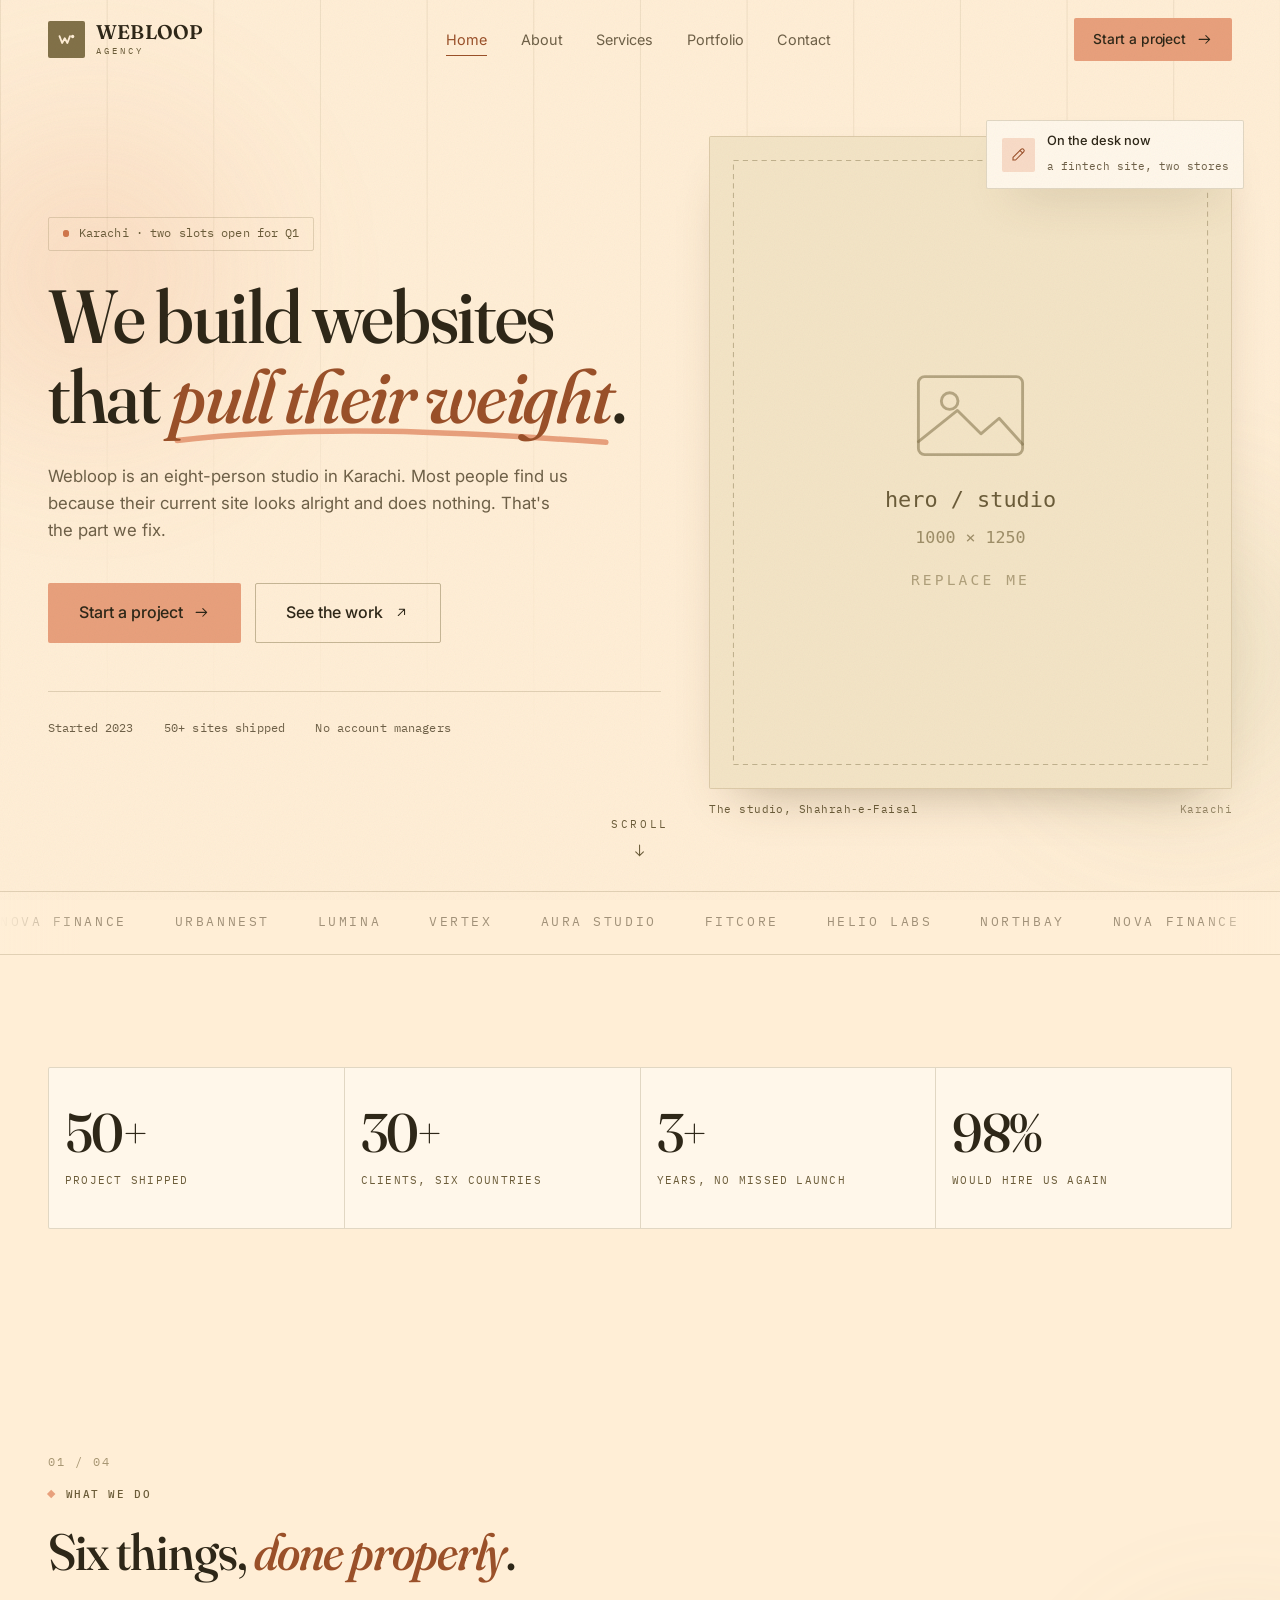
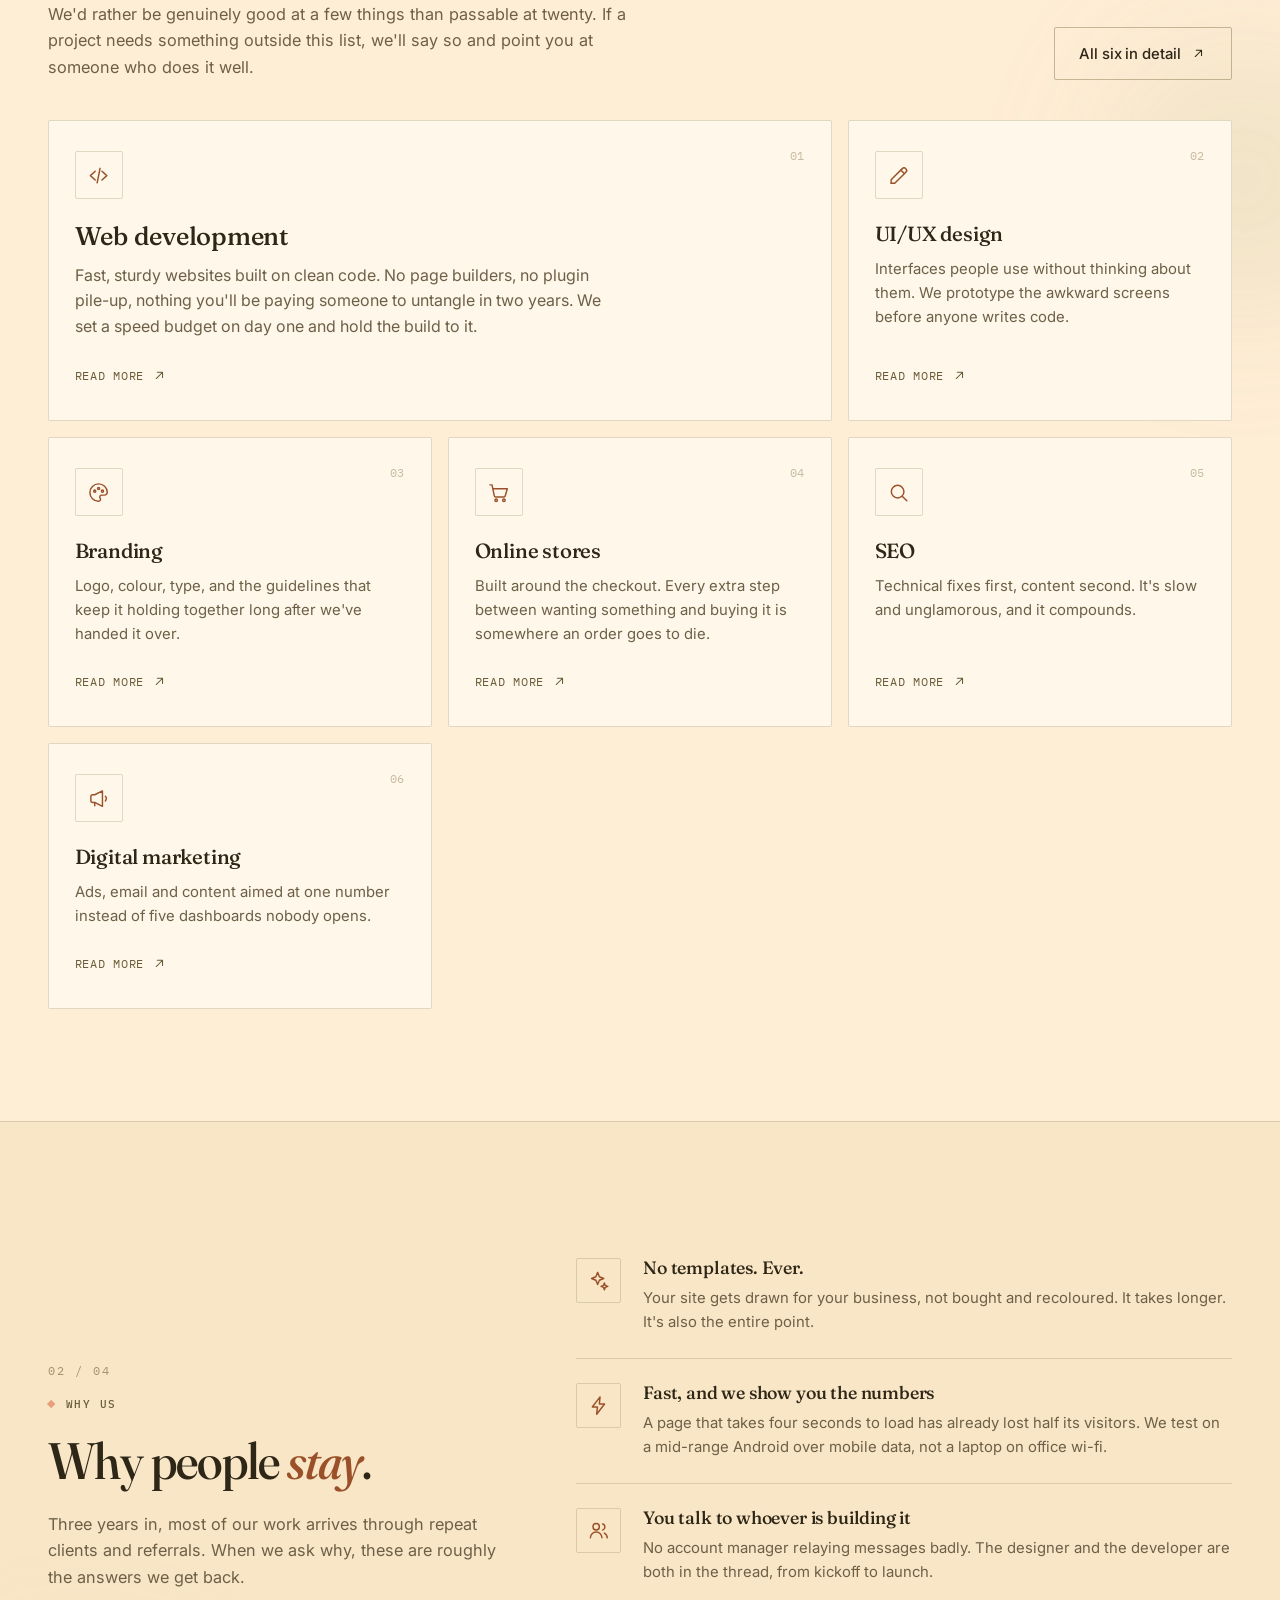
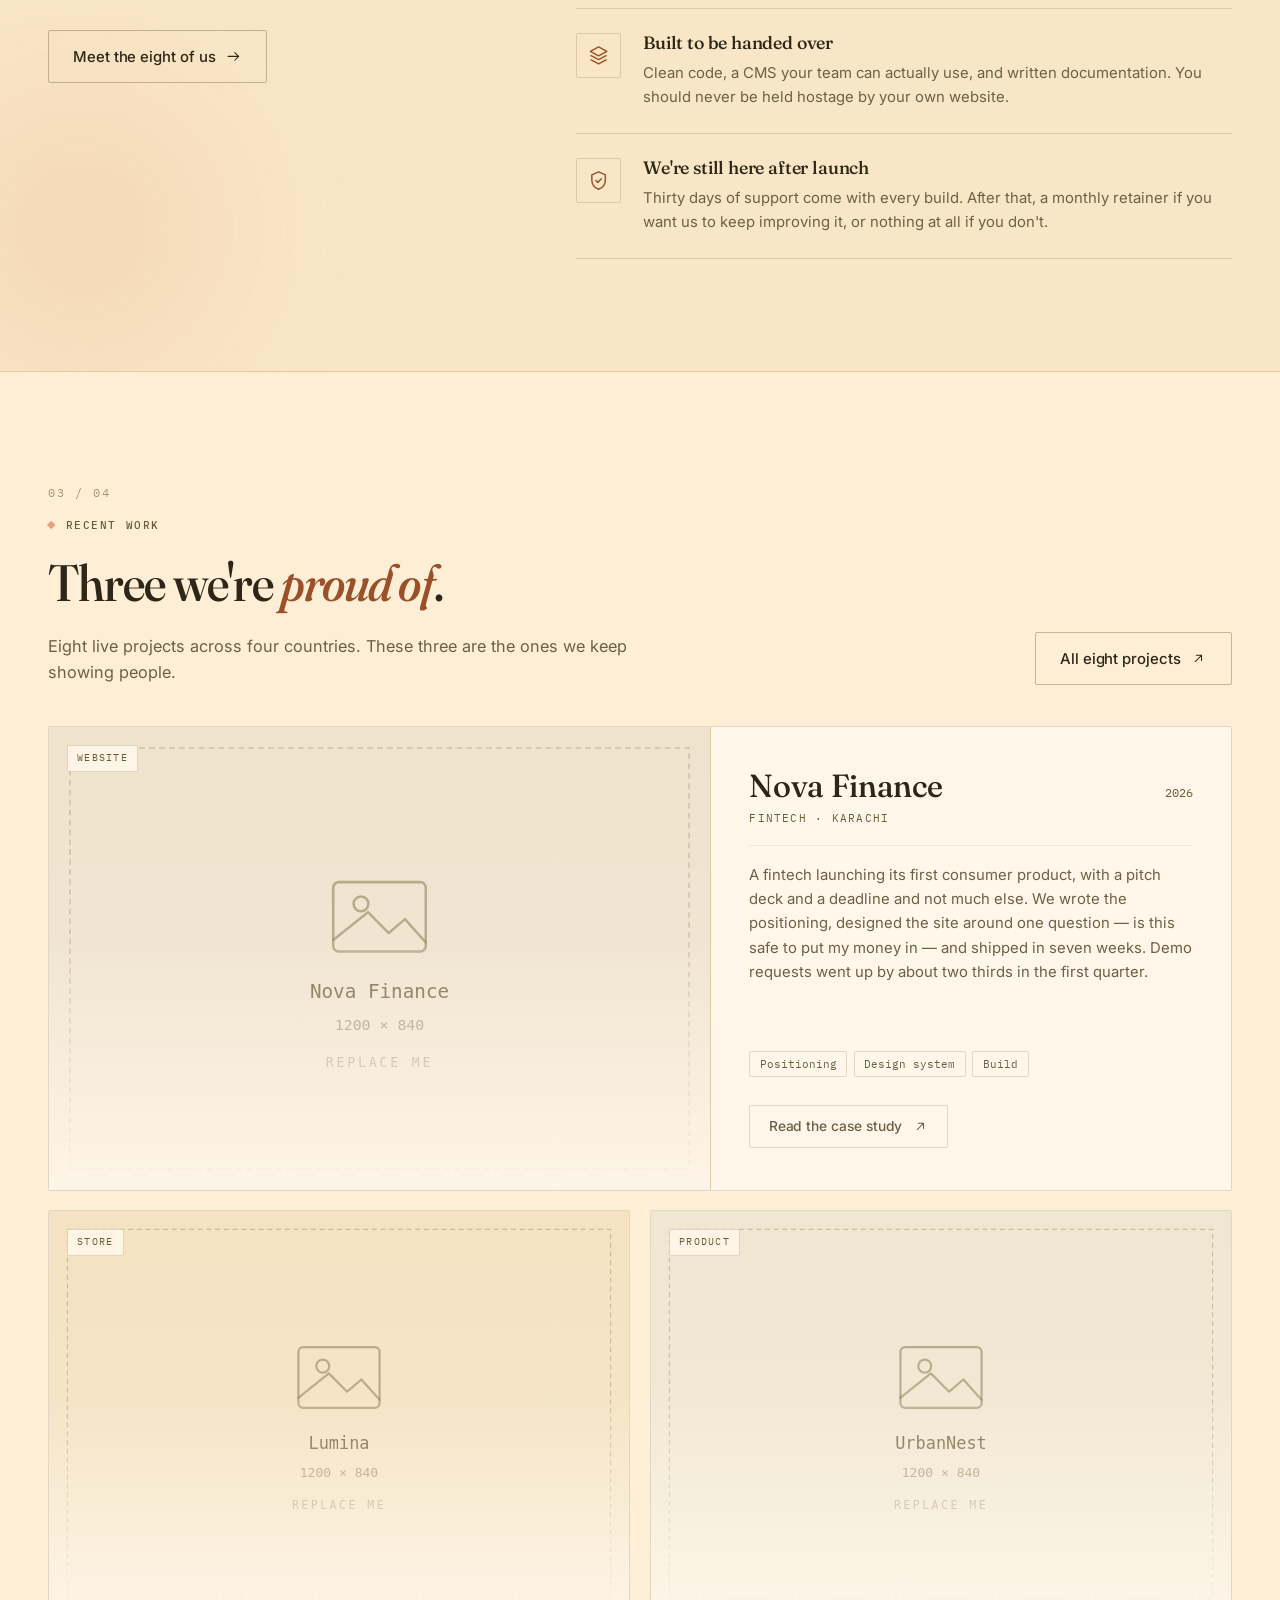
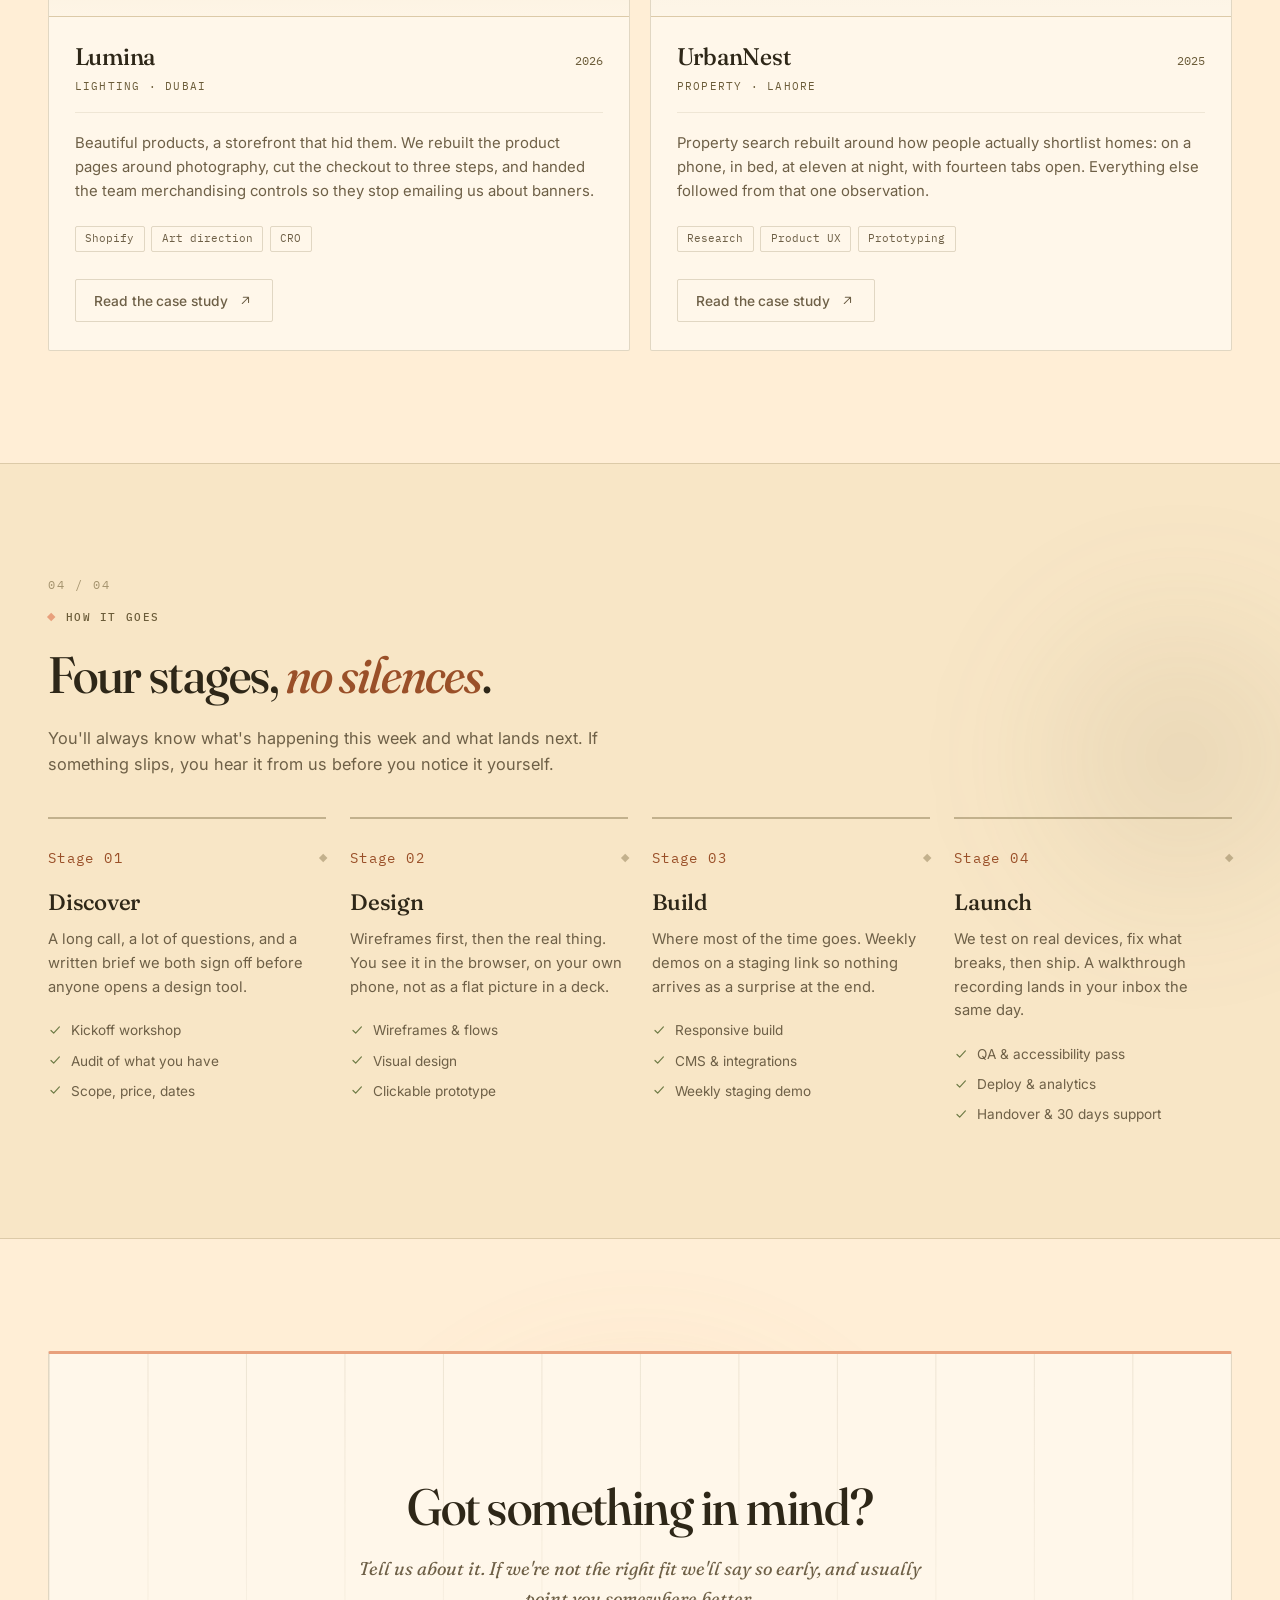
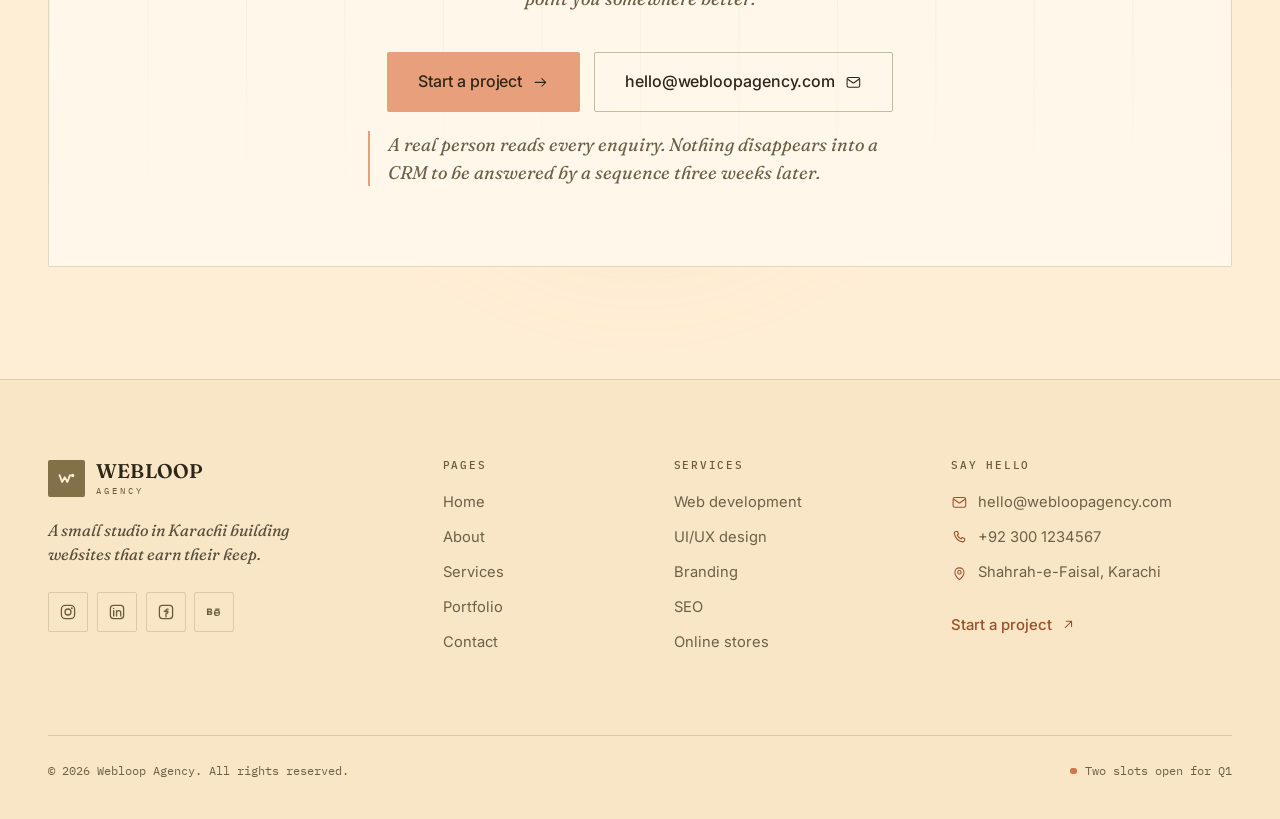
<file: index.html>
<!doctype html>
<html lang="en">
  <head>
    <meta charset="utf-8" />
    <meta name="viewport" content="width=device-width, initial-scale=1" />
    <title>Webloop Agency — A web design studio in Karachi</title>
    <meta
      name="description"
      content="Webloop is an eight-person studio in Karachi. We design and build websites, online stores and brand identities for businesses that need theirs to actually do something."
    />
    <meta name="author" content="Webloop Agency" />
    <meta name="theme-color" content="#FFEED6" />
    <link rel="canonical" href="https://webloopagency.com/" />

    <meta property="og:type" content="website" />
    <meta property="og:site_name" content="Webloop Agency" />
    <meta property="og:title" content="Webloop Agency — A web design studio in Karachi" />
    <meta
      property="og:description"
      content="We build websites that pull their weight. Design, development, branding and SEO from an eight-person studio in Karachi."
    />
    <meta property="og:url" content="https://webloopagency.com/" />
    <meta name="twitter:card" content="summary_large_image" />

    <link rel="icon" type="image/svg+xml" href="assets/img/favicon.svg" />
    <link rel="preconnect" href="https://fonts.googleapis.com" />
    <link rel="preconnect" href="https://fonts.gstatic.com" crossorigin />
    <link
      href="https://fonts.googleapis.com/css2?family=Fraunces:ital,opsz,wght@0,9..144,400..700;1,9..144,400..700&family=IBM+Plex+Mono:wght@400;500&family=Inter:wght@400;500;600&display=swap"
      rel="stylesheet"
    />
    <link rel="stylesheet" href="assets/css/style.css?v=4" />

    <script type="application/ld+json">
      {
        "@context": "https://schema.org",
        "@type": "ProfessionalService",
        "name": "Webloop Agency",
        "description": "Web design and development studio in Karachi. Websites, e-commerce, branding and SEO.",
        "url": "https://webloopagency.com/",
        "email": "hello@webloopagency.com",
        "telephone": "+92 300 1234567",
        "foundingDate": "2023",
        "address": {
          "@type": "PostalAddress",
          "addressLocality": "Karachi",
          "addressCountry": "PK"
        }
      }
    </script>
  </head>

  <body>
    <div class="preloader" aria-hidden="true">
      <div class="preloader__inner">
        <span class="preloader__mark">
          <svg viewBox="0 0 24 24" width="30" height="30" fill="none" aria-hidden="true">
            <path d="M4 8.2 7 16l3-5.4 3 5.4 3-7.8" stroke="currentColor" stroke-width="2.1" stroke-linecap="round" stroke-linejoin="round" />
            <circle cx="19" cy="8.6" r="1.9" fill="currentColor" />
          </svg>
        </span>
        <span style="display: flex; flex-direction: column; align-items: center">
          <span class="preloader__word">WEBLOOP</span>
          <span class="preloader__track"><span class="preloader__fill"></span></span>
        </span>
      </div>
    </div>

    <a class="skip-link" href="#main">Skip to content</a>

    <!-- ============================================================ Navbar -->
    <header class="navbar">
      <nav class="shell navbar__inner" aria-label="Primary">
        <a class="logo" href="index.html" aria-label="Webloop Agency — home">
          <span class="logo__mark">
            <svg viewBox="0 0 24 24" width="21" height="21" fill="none" aria-hidden="true">
              <path d="M4 8.2 7 16l3-5.4 3 5.4 3-7.8" stroke="currentColor" stroke-width="2.1" stroke-linecap="round" stroke-linejoin="round" />
              <circle cx="19" cy="8.6" r="1.9" fill="currentColor" />
            </svg>
          </span>
          <span class="logo__text">
            <span class="logo__name">WEBLOOP</span>
            <span class="logo__label">AGENCY</span>
          </span>
        </a>

        <ul class="nav-links">
          <li><a href="index.html" aria-current="page">Home</a></li>
          <li><a href="about.html">About</a></li>
          <li><a href="services.html">Services</a></li>
          <li><a href="portfolio.html">Portfolio</a></li>
          <li><a href="contact.html">Contact</a></li>
        </ul>

        <div class="navbar__cta">
          <a class="btn btn--primary btn--sm" href="contact.html">
            Start a project
            <svg class="ic ic--sm" viewBox="0 0 24 24" aria-hidden="true"><path d="M4.5 12h15m-5.5-5.5L19.5 12 14 17.5" /></svg>
          </a>
        </div>

        <button class="nav-toggle" type="button" aria-expanded="false" aria-controls="mobile-menu" aria-label="Open menu">
          <svg class="ic nav-toggle__open" viewBox="0 0 24 24" aria-hidden="true"><path d="M4 7.5h16M4 12h16M4 16.5h10" /></svg>
          <svg class="ic nav-toggle__close" viewBox="0 0 24 24" aria-hidden="true"><path d="m6 6 12 12M18 6 6 18" /></svg>
        </button>
      </nav>
      <span class="navbar__progress"></span>
    </header>

    <div class="mobile-menu" id="mobile-menu" hidden>
      <ul class="mobile-menu__list">
        <li><a href="index.html" aria-current="page" style="animation-delay: 60ms">Home <svg class="ic" viewBox="0 0 24 24" aria-hidden="true"><path d="M7.5 16.5 16.5 7.5m0 0H9m7.5 0V15" /></svg></a></li>
        <li><a href="about.html" style="animation-delay: 120ms">About <svg class="ic" viewBox="0 0 24 24" aria-hidden="true"><path d="M7.5 16.5 16.5 7.5m0 0H9m7.5 0V15" /></svg></a></li>
        <li><a href="services.html" style="animation-delay: 180ms">Services <svg class="ic" viewBox="0 0 24 24" aria-hidden="true"><path d="M7.5 16.5 16.5 7.5m0 0H9m7.5 0V15" /></svg></a></li>
        <li><a href="portfolio.html" style="animation-delay: 240ms">Portfolio <svg class="ic" viewBox="0 0 24 24" aria-hidden="true"><path d="M7.5 16.5 16.5 7.5m0 0H9m7.5 0V15" /></svg></a></li>
        <li><a href="contact.html" style="animation-delay: 300ms">Contact <svg class="ic" viewBox="0 0 24 24" aria-hidden="true"><path d="M7.5 16.5 16.5 7.5m0 0H9m7.5 0V15" /></svg></a></li>
      </ul>

      <div class="mobile-menu__foot">
        <a class="btn btn--primary btn--lg btn--block" href="contact.html">
          Start a project
          <svg class="ic ic--sm" viewBox="0 0 24 24" aria-hidden="true"><path d="M4.5 12h15m-5.5-5.5L19.5 12 14 17.5" /></svg>
        </a>
        <div class="mobile-menu__contact">
          <a href="mailto:hello@webloopagency.com">hello@webloopagency.com</a>
          <a href="tel:+923001234567">+92 300 1234567</a>
          <span>Shahrah-e-Faisal, Karachi</span>
        </div>
        <div class="socials">
          <a href="https://instagram.com/webloopagency" target="_blank" rel="noreferrer noopener" aria-label="Webloop Agency on Instagram">
            <svg viewBox="0 0 24 24" width="19" height="19" aria-hidden="true"><rect x="3.2" y="3.2" width="17.6" height="17.6" rx="5.2" fill="none" stroke="currentColor" stroke-width="1.7" /><circle cx="12" cy="12" r="4" fill="none" stroke="currentColor" stroke-width="1.7" /><circle cx="17.1" cy="6.9" r="1.2" fill="currentColor" /></svg>
          </a>
          <a href="https://linkedin.com/company/webloopagency" target="_blank" rel="noreferrer noopener" aria-label="Webloop Agency on LinkedIn">
            <svg viewBox="0 0 24 24" width="19" height="19" fill="none" stroke="currentColor" stroke-width="1.7" stroke-linecap="round" stroke-linejoin="round" aria-hidden="true"><rect x="3.2" y="3.2" width="17.6" height="17.6" rx="4" /><path d="M7.6 10.2v7M7.6 7.2v.1" stroke-width="1.9" /><path d="M11.4 17.2v-7m0 2.2c.5-1.4 1.7-2.2 3-2.2 1.7 0 2.6 1.1 2.6 3v4.2" /></svg>
          </a>
          <a href="https://facebook.com/webloopagency" target="_blank" rel="noreferrer noopener" aria-label="Webloop Agency on Facebook">
            <svg viewBox="0 0 24 24" width="19" height="19" fill="none" stroke="currentColor" stroke-width="1.7" stroke-linecap="round" stroke-linejoin="round" aria-hidden="true"><rect x="3.2" y="3.2" width="17.6" height="17.6" rx="4" /><path d="M14.8 8.2h-1.3c-1 0-1.5.6-1.5 1.6V11h2.6l-.4 2.6h-2.2v5" /><path d="M9.6 11h2.4" /></svg>
          </a>
          <a href="https://behance.net/webloopagency" target="_blank" rel="noreferrer noopener" aria-label="Webloop Agency on Behance">
            <svg viewBox="0 0 24 24" width="19" height="19" aria-hidden="true"><path d="M2.6 7.4h4.3c1.6 0 2.5.8 2.5 2 0 1-.6 1.7-1.5 1.9 1.2.2 1.9 1 1.9 2.2 0 1.5-1.1 2.5-3 2.5H2.6V7.4Zm2 3.3h1.9c.7 0 1-.3 1-.8s-.3-.8-1-.8H4.6v1.6Zm0 3.7h2.1c.8 0 1.2-.3 1.2-.9s-.4-.9-1.2-.9H4.6v1.8Z" fill="currentColor" /><path d="M14.2 8.2h4.6" fill="none" stroke="currentColor" stroke-width="1.5" stroke-linecap="round" /><path d="M12.6 13.1h6.8c0-2-1.3-3.4-3.3-3.4s-3.5 1.5-3.5 3.5 1.4 3.5 3.5 3.5c1.5 0 2.7-.7 3.1-1.9" fill="none" stroke="currentColor" stroke-width="1.5" stroke-linecap="round" stroke-linejoin="round" /></svg>
          </a>
        </div>
      </div>
    </div>

    <main id="main" class="page-enter">
      <!-- ========================================================== Hero -->
      <section class="hero">
        <div class="grid-lines"></div>
        <div class="glow glow--accent" style="left: -10%; top: 6%; width: 440px; height: 440px"></div>
        <div class="glow glow--violet" style="right: -8%; bottom: 4%; width: 400px; height: 400px"></div>

        <div class="shell hero__grid">
          <div>
            <span class="badge" style="animation: fade-up 0.7s var(--ease) both 80ms">
              <span class="pulse-dot"></span>
              Karachi · two slots open for Q1
            </span>

            <h1 style="animation: fade-up 0.8s var(--ease) both 160ms">
              We build websites that <em>pull their weight</em>.
            </h1>

            <p class="hero__lead" style="animation: fade-up 0.8s var(--ease) both 250ms">
              Webloop is an eight-person studio in Karachi. Most people find us because their current
              site looks alright and does nothing. That's the part we fix.
            </p>

            <div class="hero__actions" style="animation: fade-up 0.8s var(--ease) both 330ms">
              <a class="btn btn--primary btn--lg" href="contact.html">
                Start a project
                <svg class="ic ic--sm" viewBox="0 0 24 24" aria-hidden="true"><path d="M4.5 12h15m-5.5-5.5L19.5 12 14 17.5" /></svg>
              </a>
              <a class="btn btn--secondary btn--lg" href="portfolio.html">
                See the work
                <svg class="ic ic--sm" viewBox="0 0 24 24" aria-hidden="true"><path d="M7.5 16.5 16.5 7.5m0 0H9m7.5 0V15" /></svg>
              </a>
            </div>

            <ul class="hero__proof" style="animation: fade-up 0.8s var(--ease) both 410ms">
              <li>Started 2023</li>
              <li>50+ sites shipped</li>
              <li>No account managers</li>
            </ul>
          </div>

          <div class="hero__visual" style="animation: fade-up 0.9s var(--ease) both 380ms">
            <figure>
              <div class="hero__photo">
                <img src="assets/img/hero/studio.svg" alt="The Webloop studio in Karachi" width="1000" height="1250" />
              </div>
              <figcaption class="figure-note">
                <span>The studio, Shahrah-e-Faisal</span>
                <span>Karachi</span>
              </figcaption>
            </figure>

            <div class="chip chip--b">
              <span class="chip__icon">
                <svg class="ic ic--sm" viewBox="0 0 24 24" aria-hidden="true"><path d="M4 20h4L19.5 8.5a2.6 2.6 0 0 0-3.7-3.7L4.3 16.4V20Z" /><path d="M14.5 6.5 17.9 9.9" /></svg>
              </span>
              <span><strong>On the desk now</strong><small>a fintech site, two stores</small></span>
            </div>
          </div>
        </div>

        <a class="hero__scroll" href="#services">
          Scroll
          <svg class="ic ic--sm" viewBox="0 0 24 24" aria-hidden="true"><path d="M12 4.5v15m-5.5-5.5L12 19.5 17.5 14" /></svg>
        </a>
      </section>

      <!-- ======================================================= Clients -->
      <section class="marquee" aria-label="Clients we have worked with">
        <div class="marquee__track">
          <span>NOVA FINANCE</span><span>URBANNEST</span><span>LUMINA</span><span>VERTEX</span>
          <span>AURA STUDIO</span><span>FITCORE</span><span>HELIO LABS</span><span>NORTHBAY</span>
        </div>
      </section>

      <!-- ========================================================= Stats -->
      <section class="section section--tight" aria-label="Studio in numbers">
        <div class="shell">
          <div class="stats__panel glass reveal">
            <div class="stats__grid">
              <div class="stat">
                <p class="stat__value"><span data-count="50" data-suffix="+">50+</span></p>
                <p class="stat__label">Project shipped</p>
              </div>
              <div class="stat">
                <p class="stat__value"><span data-count="30" data-suffix="+">30+</span></p>
                <p class="stat__label">Clients, six countries</p>
              </div>
              <div class="stat">
                <p class="stat__value"><span data-count="3" data-suffix="+">3+</span></p>
                <p class="stat__label">Years, no missed launch</p>
              </div>
              <div class="stat">
                <p class="stat__value"><span data-count="98" data-suffix="%">98%</span></p>
                <p class="stat__label">Would hire us again</p>
              </div>
            </div>
          </div>
        </div>
      </section>

      <!-- ====================================================== Services -->
      <section class="section" id="services">
        <div class="glow glow--violet" style="right: -12%; top: 18%; width: 380px; height: 380px"></div>

        <div class="shell section__inner">
          <div class="section__head">
            <div class="heading">
              <span class="section-index">01 / 04</span>
              <span class="eyebrow reveal">What we do</span>
              <h2 class="heading__title reveal" data-delay="80">Six things, <em>done properly</em>.</h2>
              <p class="heading__lead reveal" data-delay="160">
                We'd rather be genuinely good at a few things than passable at twenty. If a project
                needs something outside this list, we'll say so and point you at someone who does it
                well.
              </p>
            </div>
            <a class="btn btn--secondary reveal" data-delay="200" href="services.html">
              All six in detail
              <svg class="ic ic--sm" viewBox="0 0 24 24" aria-hidden="true"><path d="M7.5 16.5 16.5 7.5m0 0H9m7.5 0V15" /></svg>
            </a>
          </div>

          <div class="grid-3 mt-3">
            <a class="card spotlight service-card service-card--wide reveal" href="services.html#web-development">
              <span class="service-card__index">01</span>
              <span class="icon-box"><svg class="ic ic--lg" viewBox="0 0 24 24" aria-hidden="true"><path d="M8.5 7.5 3.5 12l5 4.5M15.5 7.5 20.5 12l-5 4.5M13.5 4.5l-3 15" /></svg></span>
              <h3>Web development</h3>
              <p>
                Fast, sturdy websites built on clean code. No page builders, no plugin pile-up,
                nothing you'll be paying someone to untangle in two years. We set a speed budget on
                day one and hold the build to it.
              </p>
              <span class="service-card__more">Read more <svg class="ic ic--sm" viewBox="0 0 24 24" aria-hidden="true"><path d="M7.5 16.5 16.5 7.5m0 0H9m7.5 0V15" /></svg></span>
            </a>

            <a class="card spotlight service-card reveal" data-delay="70" href="services.html#ui-ux-design">
              <span class="service-card__index">02</span>
              <span class="icon-box"><svg class="ic ic--lg" viewBox="0 0 24 24" aria-hidden="true"><path d="M4 20h4L19.5 8.5a2.6 2.6 0 0 0-3.7-3.7L4.3 16.4V20Z" /><path d="M14.5 6.5 17.9 9.9" /></svg></span>
              <h3>UI/UX design</h3>
              <p>Interfaces people use without thinking about them. We prototype the awkward screens before anyone writes code.</p>
              <span class="service-card__more">Read more <svg class="ic ic--sm" viewBox="0 0 24 24" aria-hidden="true"><path d="M7.5 16.5 16.5 7.5m0 0H9m7.5 0V15" /></svg></span>
            </a>

            <a class="card spotlight service-card reveal" data-delay="140" href="services.html#branding">
              <span class="service-card__index">03</span>
              <span class="icon-box"><svg class="ic ic--lg" viewBox="0 0 24 24" aria-hidden="true"><path d="M12 3a9 9 0 1 0 0 18 2 2 0 0 0 1.6-3.2 2 2 0 0 1 1.6-3.2H18a3 3 0 0 0 3-3A9 9 0 0 0 12 3Z" /><circle cx="8" cy="10.5" r="1.1" /><circle cx="12" cy="7.8" r="1.1" /><circle cx="16" cy="10.5" r="1.1" /></svg></span>
              <h3>Branding</h3>
              <p>Logo, colour, type, and the guidelines that keep it holding together long after we've handed it over.</p>
              <span class="service-card__more">Read more <svg class="ic ic--sm" viewBox="0 0 24 24" aria-hidden="true"><path d="M7.5 16.5 16.5 7.5m0 0H9m7.5 0V15" /></svg></span>
            </a>

            <a class="card spotlight service-card reveal" href="services.html#ecommerce-development">
              <span class="service-card__index">04</span>
              <span class="icon-box"><svg class="ic ic--lg" viewBox="0 0 24 24" aria-hidden="true"><path d="M3 4h2.2l2.3 11.2a1.6 1.6 0 0 0 1.6 1.3h8.2a1.6 1.6 0 0 0 1.6-1.2L21 8H6" /><circle cx="9.5" cy="20" r="1.3" /><circle cx="17.5" cy="20" r="1.3" /></svg></span>
              <h3>Online stores</h3>
              <p>Built around the checkout. Every extra step between wanting something and buying it is somewhere an order goes to die.</p>
              <span class="service-card__more">Read more <svg class="ic ic--sm" viewBox="0 0 24 24" aria-hidden="true"><path d="M7.5 16.5 16.5 7.5m0 0H9m7.5 0V15" /></svg></span>
            </a>

            <a class="card spotlight service-card reveal" data-delay="70" href="services.html#seo">
              <span class="service-card__index">05</span>
              <span class="icon-box"><svg class="ic ic--lg" viewBox="0 0 24 24" aria-hidden="true"><circle cx="11" cy="11" r="6.5" /><path d="m16 16 4.5 4.5" /></svg></span>
              <h3>SEO</h3>
              <p>Technical fixes first, content second. It's slow and unglamorous, and it compounds.</p>
              <span class="service-card__more">Read more <svg class="ic ic--sm" viewBox="0 0 24 24" aria-hidden="true"><path d="M7.5 16.5 16.5 7.5m0 0H9m7.5 0V15" /></svg></span>
            </a>

            <a class="card spotlight service-card reveal" data-delay="140" href="services.html#digital-marketing">
              <span class="service-card__index">06</span>
              <span class="icon-box"><svg class="ic ic--lg" viewBox="0 0 24 24" aria-hidden="true"><path d="M4 10v4a2 2 0 0 0 2 2h2l8 4V4L8 8H6a2 2 0 0 0-2 2Z" /><path d="M19 9.5a3.5 3.5 0 0 1 0 5" /><path d="M8 16v3.5" /></svg></span>
              <h3>Digital marketing</h3>
              <p>Ads, email and content aimed at one number instead of five dashboards nobody opens.</p>
              <span class="service-card__more">Read more <svg class="ic ic--sm" viewBox="0 0 24 24" aria-hidden="true"><path d="M7.5 16.5 16.5 7.5m0 0H9m7.5 0V15" /></svg></span>
            </a>
          </div>
        </div>
      </section>

      <!-- ======================================================== Why us -->
      <section class="section section--alt">
        <div class="glow glow--accent" style="left: -10%; bottom: -8%; width: 420px; height: 420px"></div>

        <div class="shell section__inner split">
          <div class="split__sticky">
            <span class="section-index">02 / 04</span>
            <div class="heading">
              <span class="eyebrow reveal">Why us</span>
              <h2 class="heading__title reveal" data-delay="80">Why people <em>stay</em>.</h2>
              <p class="heading__lead reveal" data-delay="160">
                Three years in, most of our work arrives through repeat clients and referrals. When
                we ask why, these are roughly the answers we get back.
              </p>
            </div>
            <a class="btn btn--secondary reveal mt-3" data-delay="220" href="about.html">
              Meet the eight of us
              <svg class="ic ic--sm" viewBox="0 0 24 24" aria-hidden="true"><path d="M4.5 12h15m-5.5-5.5L19.5 12 14 17.5" /></svg>
            </a>
          </div>

          <ul>
            <li class="feature reveal">
              <span class="icon-box icon-box--sm"><svg class="ic ic--lg" viewBox="0 0 24 24" aria-hidden="true"><path d="M11 3.5 12.8 8l4.5 1.8-4.5 1.8L11 16l-1.8-4.4L4.7 9.8 9.2 8 11 3.5Z" /><path d="M18 14.5 18.9 17l2.6 1-2.6 1-.9 2.5-.9-2.5-2.6-1 2.6-1 .9-2.5Z" /></svg></span>
              <div>
                <h3>No templates. Ever.</h3>
                <p>Your site gets drawn for your business, not bought and recoloured. It takes longer. It's also the entire point.</p>
              </div>
            </li>
            <li class="feature reveal" data-delay="80">
              <span class="icon-box icon-box--sm"><svg class="ic ic--lg" viewBox="0 0 24 24" aria-hidden="true"><path d="M13.5 3 5.5 13.4h5.3L10 21l8.2-10.6h-5.4L13.5 3Z" /></svg></span>
              <div>
                <h3>Fast, and we show you the numbers</h3>
                <p>A page that takes four seconds to load has already lost half its visitors. We test on a mid-range Android over mobile data, not a laptop on office wi-fi.</p>
              </div>
            </li>
            <li class="feature reveal" data-delay="160">
              <span class="icon-box icon-box--sm"><svg class="ic ic--lg" viewBox="0 0 24 24" aria-hidden="true"><circle cx="9.5" cy="8" r="3.3" /><path d="M3.5 19.5a6 6 0 0 1 12 0" /><path d="M16.2 5.2a3.3 3.3 0 0 1 0 6.3" /><path d="M18 14.6a6 6 0 0 1 3 4.9" /></svg></span>
              <div>
                <h3>You talk to whoever is building it</h3>
                <p>No account manager relaying messages badly. The designer and the developer are both in the thread, from kickoff to launch.</p>
              </div>
            </li>
            <li class="feature reveal" data-delay="240">
              <span class="icon-box icon-box--sm"><svg class="ic ic--lg" viewBox="0 0 24 24" aria-hidden="true"><path d="m12 3 8.5 4.6L12 12.2 3.5 7.6 12 3Z" /><path d="m4.2 12 7.8 4.2 7.8-4.2" /><path d="m4.2 16.4 7.8 4.2 7.8-4.2" /></svg></span>
              <div>
                <h3>Built to be handed over</h3>
                <p>Clean code, a CMS your team can actually use, and written documentation. You should never be held hostage by your own website.</p>
              </div>
            </li>
            <li class="feature reveal" data-delay="320">
              <span class="icon-box icon-box--sm"><svg class="ic ic--lg" viewBox="0 0 24 24" aria-hidden="true"><path d="M12 3 5 6v5.5c0 4.3 2.9 8.1 7 9.5 4.1-1.4 7-5.2 7-9.5V6l-7-3Z" /><path d="m9.2 12 2 2 3.6-3.8" /></svg></span>
              <div>
                <h3>We're still here after launch</h3>
                <p>Thirty days of support come with every build. After that, a monthly retainer if you want us to keep improving it, or nothing at all if you don't.</p>
              </div>
            </li>
          </ul>
        </div>
      </section>

      <!-- ================================================ Featured work -->
      <section class="section">
        <div class="shell">
          <div class="section__head">
            <div class="heading">
              <span class="section-index">03 / 04</span>
              <span class="eyebrow reveal">Recent work</span>
              <h2 class="heading__title reveal" data-delay="80">Three we're <em>proud of</em>.</h2>
              <p class="heading__lead reveal" data-delay="160">
                Eight live projects across four countries. These three are the ones we keep showing
                people.
              </p>
            </div>
            <a class="btn btn--secondary reveal" data-delay="200" href="portfolio.html">
              All eight projects
              <svg class="ic ic--sm" viewBox="0 0 24 24" aria-hidden="true"><path d="M7.5 16.5 16.5 7.5m0 0H9m7.5 0V15" /></svg>
            </a>
          </div>

          <div class="grid-2 work-grid mt-3">
            <article class="card spotlight work-card work-card--feature reveal">
              <div class="work-card__media">
                <img class="work-card__art" src="assets/img/work/nova-finance.svg" alt="Nova Finance website" width="1200" height="840" loading="lazy" />
                <span class="work-card__tag">Website</span>
                <span class="work-card__result">Seven weeks, start to launch</span>
              </div>
              <div class="work-card__body">
                <div class="work-card__head"><h3>Nova Finance</h3><span class="work-card__year">2026</span></div>
                <p class="work-card__type">Fintech · Karachi</p>
                <p class="work-card__desc">
                  A fintech launching its first consumer product, with a pitch deck and a deadline and
                  not much else. We wrote the positioning, designed the site around one question —
                  is this safe to put my money in — and shipped in seven weeks. Demo requests went up
                  by about two thirds in the first quarter.
                </p>
                <ul class="tags"><li>Positioning</li><li>Design system</li><li>Build</li></ul>
                <a class="btn btn--outline btn--sm work-card__cta" href="contact.html?project=nova-finance">
                  Read the case study
                  <svg class="ic ic--sm" viewBox="0 0 24 24" aria-hidden="true"><path d="M7.5 16.5 16.5 7.5m0 0H9m7.5 0V15" /></svg>
                </a>
              </div>
            </article>

            <article class="card spotlight work-card reveal">
              <div class="work-card__media">
                <img class="work-card__art" src="assets/img/work/lumina.svg" alt="Lumina online store" width="1200" height="840" loading="lazy" />
                <span class="work-card__tag">Store</span>
                <span class="work-card__result">Checkout down to three steps</span>
              </div>
              <div class="work-card__body">
                <div class="work-card__head"><h3>Lumina</h3><span class="work-card__year">2026</span></div>
                <p class="work-card__type">Lighting · Dubai</p>
                <p class="work-card__desc">
                  Beautiful products, a storefront that hid them. We rebuilt the product pages around
                  photography, cut the checkout to three steps, and handed the team merchandising
                  controls so they stop emailing us about banners.
                </p>
                <ul class="tags"><li>Shopify</li><li>Art direction</li><li>CRO</li></ul>
                <a class="btn btn--outline btn--sm work-card__cta" href="contact.html?project=lumina">
                  Read the case study
                  <svg class="ic ic--sm" viewBox="0 0 24 24" aria-hidden="true"><path d="M7.5 16.5 16.5 7.5m0 0H9m7.5 0V15" /></svg>
                </a>
              </div>
            </article>

            <article class="card spotlight work-card reveal" data-delay="90">
              <div class="work-card__media">
                <img class="work-card__art" src="assets/img/work/urbannest.svg" alt="UrbanNest property platform" width="1200" height="840" loading="lazy" />
                <span class="work-card__tag">Product</span>
                <span class="work-card__result">Saved listings more than doubled</span>
              </div>
              <div class="work-card__body">
                <div class="work-card__head"><h3>UrbanNest</h3><span class="work-card__year">2025</span></div>
                <p class="work-card__type">Property · Lahore</p>
                <p class="work-card__desc">
                  Property search rebuilt around how people actually shortlist homes: on a phone, in
                  bed, at eleven at night, with fourteen tabs open. Everything else followed from
                  that one observation.
                </p>
                <ul class="tags"><li>Research</li><li>Product UX</li><li>Prototyping</li></ul>
                <a class="btn btn--outline btn--sm work-card__cta" href="contact.html?project=urbannest">
                  Read the case study
                  <svg class="ic ic--sm" viewBox="0 0 24 24" aria-hidden="true"><path d="M7.5 16.5 16.5 7.5m0 0H9m7.5 0V15" /></svg>
                </a>
              </div>
            </article>
          </div>
        </div>
      </section>

      <!-- ======================================================= Process -->
      <section class="section section--alt">
        <div class="glow glow--cyan" style="right: -8%; top: 12%; width: 400px; height: 400px"></div>

        <div class="shell section__inner">
          <div class="heading">
            <span class="section-index">04 / 04</span>
            <span class="eyebrow reveal">How it goes</span>
            <h2 class="heading__title reveal" data-delay="80">Four stages, <em>no silences</em>.</h2>
            <p class="heading__lead reveal" data-delay="160">
              You'll always know what's happening this week and what lands next. If something slips,
              you hear it from us before you notice it yourself.
            </p>
          </div>

          <ol class="grid-4 mt-3">
            <li class="reveal">
              <div class="step">
                <div class="step__top"><span class="step__num">Stage 01</span><span class="step__dot"></span></div>
                <h3>Discover</h3>
                <p>A long call, a lot of questions, and a written brief we both sign off before anyone opens a design tool.</p>
                <ul class="step__list">
                  <li><svg class="ic ic--xs" viewBox="0 0 24 24" aria-hidden="true"><path d="m5 12.5 4.5 4.5L19 6.5" /></svg> Kickoff workshop</li>
                  <li><svg class="ic ic--xs" viewBox="0 0 24 24" aria-hidden="true"><path d="m5 12.5 4.5 4.5L19 6.5" /></svg> Audit of what you have</li>
                  <li><svg class="ic ic--xs" viewBox="0 0 24 24" aria-hidden="true"><path d="m5 12.5 4.5 4.5L19 6.5" /></svg> Scope, price, dates</li>
                </ul>
              </div>
            </li>
            <li class="reveal" data-delay="90">
              <div class="step">
                <div class="step__top"><span class="step__num">Stage 02</span><span class="step__dot"></span></div>
                <h3>Design</h3>
                <p>Wireframes first, then the real thing. You see it in the browser, on your own phone, not as a flat picture in a deck.</p>
                <ul class="step__list">
                  <li><svg class="ic ic--xs" viewBox="0 0 24 24" aria-hidden="true"><path d="m5 12.5 4.5 4.5L19 6.5" /></svg> Wireframes &amp; flows</li>
                  <li><svg class="ic ic--xs" viewBox="0 0 24 24" aria-hidden="true"><path d="m5 12.5 4.5 4.5L19 6.5" /></svg> Visual design</li>
                  <li><svg class="ic ic--xs" viewBox="0 0 24 24" aria-hidden="true"><path d="m5 12.5 4.5 4.5L19 6.5" /></svg> Clickable prototype</li>
                </ul>
              </div>
            </li>
            <li class="reveal" data-delay="180">
              <div class="step">
                <div class="step__top"><span class="step__num">Stage 03</span><span class="step__dot"></span></div>
                <h3>Build</h3>
                <p>Where most of the time goes. Weekly demos on a staging link so nothing arrives as a surprise at the end.</p>
                <ul class="step__list">
                  <li><svg class="ic ic--xs" viewBox="0 0 24 24" aria-hidden="true"><path d="m5 12.5 4.5 4.5L19 6.5" /></svg> Responsive build</li>
                  <li><svg class="ic ic--xs" viewBox="0 0 24 24" aria-hidden="true"><path d="m5 12.5 4.5 4.5L19 6.5" /></svg> CMS &amp; integrations</li>
                  <li><svg class="ic ic--xs" viewBox="0 0 24 24" aria-hidden="true"><path d="m5 12.5 4.5 4.5L19 6.5" /></svg> Weekly staging demo</li>
                </ul>
              </div>
            </li>
            <li class="reveal" data-delay="270">
              <div class="step">
                <div class="step__top"><span class="step__num">Stage 04</span><span class="step__dot"></span></div>
                <h3>Launch</h3>
                <p>We test on real devices, fix what breaks, then ship. A walkthrough recording lands in your inbox the same day.</p>
                <ul class="step__list">
                  <li><svg class="ic ic--xs" viewBox="0 0 24 24" aria-hidden="true"><path d="m5 12.5 4.5 4.5L19 6.5" /></svg> QA &amp; accessibility pass</li>
                  <li><svg class="ic ic--xs" viewBox="0 0 24 24" aria-hidden="true"><path d="m5 12.5 4.5 4.5L19 6.5" /></svg> Deploy &amp; analytics</li>
                  <li><svg class="ic ic--xs" viewBox="0 0 24 24" aria-hidden="true"><path d="m5 12.5 4.5 4.5L19 6.5" /></svg> Handover &amp; 30 days support</li>
                </ul>
              </div>
            </li>
          </ol>
        </div>
      </section>

      <!-- =========================================================== CTA -->
      <section class="section">
        <div class="glow glow--accent" style="left: 50%; top: 50%; width: 560px; height: 560px; transform: translate(-50%, -50%)"></div>

        <div class="shell section__inner">
          <div class="cta-band glass">
            <div class="grid-lines"></div>
            <div class="cta-band__inner">
              <span class="eyebrow reveal">Next step</span>
              <h2 class="reveal" data-delay="80">Got something in mind?</h2>
              <p class="reveal" data-delay="150">
                Tell us about it. If we're not the right fit we'll say so early, and usually point you
                somewhere better.
              </p>
              <div class="cta-band__actions reveal" data-delay="230">
                <a class="btn btn--primary btn--lg" href="contact.html">
                  Start a project
                  <svg class="ic ic--sm" viewBox="0 0 24 24" aria-hidden="true"><path d="M4.5 12h15m-5.5-5.5L19.5 12 14 17.5" /></svg>
                </a>
                <a class="btn btn--secondary btn--lg" href="mailto:hello@webloopagency.com">
                  hello@webloopagency.com
                  <svg class="ic ic--sm" viewBox="0 0 24 24" aria-hidden="true"><rect x="3" y="5" width="18" height="14" rx="2.5" /><path d="m4 7.5 7.1 5a1.6 1.6 0 0 0 1.8 0l7.1-5" /></svg>
                </a>
              </div>
              <p class="note note--center reveal" data-delay="300">
                A real person reads every enquiry. Nothing disappears into a CRM to be answered by a
                sequence three weeks later.
              </p>
            </div>
          </div>
        </div>
      </section>
    </main>

    <!-- ============================================================ Footer -->
    <footer class="footer">
      <div class="shell">
        <div class="footer__grid">
          <div class="footer__about">
            <a class="logo" href="index.html" aria-label="Webloop Agency — home">
              <span class="logo__mark">
                <svg viewBox="0 0 24 24" width="21" height="21" fill="none" aria-hidden="true">
                  <path d="M4 8.2 7 16l3-5.4 3 5.4 3-7.8" stroke="currentColor" stroke-width="2.1" stroke-linecap="round" stroke-linejoin="round" />
                  <circle cx="19" cy="8.6" r="1.9" fill="currentColor" />
                </svg>
              </span>
              <span class="logo__text">
                <span class="logo__name">WEBLOOP</span>
                <span class="logo__label">AGENCY</span>
              </span>
            </a>
            <p>A small studio in Karachi building websites that earn their keep.</p>
            <div class="socials">
              <a href="https://instagram.com/webloopagency" target="_blank" rel="noreferrer noopener" aria-label="Webloop Agency on Instagram">
                <svg viewBox="0 0 24 24" width="18" height="18" aria-hidden="true"><rect x="3.2" y="3.2" width="17.6" height="17.6" rx="5.2" fill="none" stroke="currentColor" stroke-width="1.7" /><circle cx="12" cy="12" r="4" fill="none" stroke="currentColor" stroke-width="1.7" /><circle cx="17.1" cy="6.9" r="1.2" fill="currentColor" /></svg>
              </a>
              <a href="https://linkedin.com/company/webloopagency" target="_blank" rel="noreferrer noopener" aria-label="Webloop Agency on LinkedIn">
                <svg viewBox="0 0 24 24" width="18" height="18" fill="none" stroke="currentColor" stroke-width="1.7" stroke-linecap="round" stroke-linejoin="round" aria-hidden="true"><rect x="3.2" y="3.2" width="17.6" height="17.6" rx="4" /><path d="M7.6 10.2v7M7.6 7.2v.1" stroke-width="1.9" /><path d="M11.4 17.2v-7m0 2.2c.5-1.4 1.7-2.2 3-2.2 1.7 0 2.6 1.1 2.6 3v4.2" /></svg>
              </a>
              <a href="https://facebook.com/webloopagency" target="_blank" rel="noreferrer noopener" aria-label="Webloop Agency on Facebook">
                <svg viewBox="0 0 24 24" width="18" height="18" fill="none" stroke="currentColor" stroke-width="1.7" stroke-linecap="round" stroke-linejoin="round" aria-hidden="true"><rect x="3.2" y="3.2" width="17.6" height="17.6" rx="4" /><path d="M14.8 8.2h-1.3c-1 0-1.5.6-1.5 1.6V11h2.6l-.4 2.6h-2.2v5" /><path d="M9.6 11h2.4" /></svg>
              </a>
              <a href="https://behance.net/webloopagency" target="_blank" rel="noreferrer noopener" aria-label="Webloop Agency on Behance">
                <svg viewBox="0 0 24 24" width="18" height="18" aria-hidden="true"><path d="M2.6 7.4h4.3c1.6 0 2.5.8 2.5 2 0 1-.6 1.7-1.5 1.9 1.2.2 1.9 1 1.9 2.2 0 1.5-1.1 2.5-3 2.5H2.6V7.4Zm2 3.3h1.9c.7 0 1-.3 1-.8s-.3-.8-1-.8H4.6v1.6Zm0 3.7h2.1c.8 0 1.2-.3 1.2-.9s-.4-.9-1.2-.9H4.6v1.8Z" fill="currentColor" /><path d="M14.2 8.2h4.6" fill="none" stroke="currentColor" stroke-width="1.5" stroke-linecap="round" /><path d="M12.6 13.1h6.8c0-2-1.3-3.4-3.3-3.4s-3.5 1.5-3.5 3.5 1.4 3.5 3.5 3.5c1.5 0 2.7-.7 3.1-1.9" fill="none" stroke="currentColor" stroke-width="1.5" stroke-linecap="round" stroke-linejoin="round" /></svg>
              </a>
            </div>
          </div>

          <nav aria-label="Footer navigation">
            <h2>Pages</h2>
            <ul class="footer__list">
              <li><a href="index.html">Home</a></li>
              <li><a href="about.html">About</a></li>
              <li><a href="services.html">Services</a></li>
              <li><a href="portfolio.html">Portfolio</a></li>
              <li><a href="contact.html">Contact</a></li>
            </ul>
          </nav>

          <nav aria-label="Footer services">
            <h2>Services</h2>
            <ul class="footer__list">
              <li><a href="services.html#web-development">Web development</a></li>
              <li><a href="services.html#ui-ux-design">UI/UX design</a></li>
              <li><a href="services.html#branding">Branding</a></li>
              <li><a href="services.html#seo">SEO</a></li>
              <li><a href="services.html#ecommerce-development">Online stores</a></li>
            </ul>
          </nav>

          <div>
            <h2>Say hello</h2>
            <ul class="footer__list">
              <li>
                <svg class="ic ic--sm" viewBox="0 0 24 24" aria-hidden="true"><rect x="3" y="5" width="18" height="14" rx="2.5" /><path d="m4 7.5 7.1 5a1.6 1.6 0 0 0 1.8 0l7.1-5" /></svg>
                <a href="mailto:hello@webloopagency.com">hello@webloopagency.com</a>
              </li>
              <li>
                <svg class="ic ic--sm" viewBox="0 0 24 24" aria-hidden="true"><path d="M7.2 3.5h2.1l1.4 3.6-1.8 1.4a11.6 11.6 0 0 0 5.6 5.6l1.4-1.8 3.6 1.4v2.1a2.6 2.6 0 0 1-2.9 2.6C10.5 17.7 6.3 13.5 4.6 6.4a2.6 2.6 0 0 1 2.6-2.9Z" /></svg>
                <a href="tel:+923001234567">+92 300 1234567</a>
              </li>
              <li>
                <svg class="ic ic--sm" viewBox="0 0 24 24" aria-hidden="true"><path d="M12 21s6.5-5.6 6.5-10.4A6.5 6.5 0 0 0 5.5 10.6C5.5 15.4 12 21 12 21Z" /><circle cx="12" cy="10.4" r="2.5" /></svg>
                Shahrah-e-Faisal, Karachi
              </li>
            </ul>
            <a class="link-arrow" href="contact.html" style="margin-top: 1.75rem">
              Start a project
              <svg class="ic ic--sm" viewBox="0 0 24 24" aria-hidden="true"><path d="M7.5 16.5 16.5 7.5m0 0H9m7.5 0V15" /></svg>
            </a>
          </div>
        </div>

        <div class="footer__bottom">
          <p>&copy; <span data-year>2026 - 2027</span> Webloop Agency. All rights reserved.</p>
          <p class="footer__status"><span class="pulse-dot"></span> Two slots open for Q1</p>
        </div>
      </div>
    </footer>

    <button class="to-top" type="button" aria-label="Back to top">
      <svg class="ic ic--sm" viewBox="0 0 24 24" aria-hidden="true"><path d="M12 19.5v-15M6.5 10 12 4.5 17.5 10" /></svg>
    </button>

    <script src="assets/js/main.js?v=4" defer></script>
  </body>
</html>
</file>
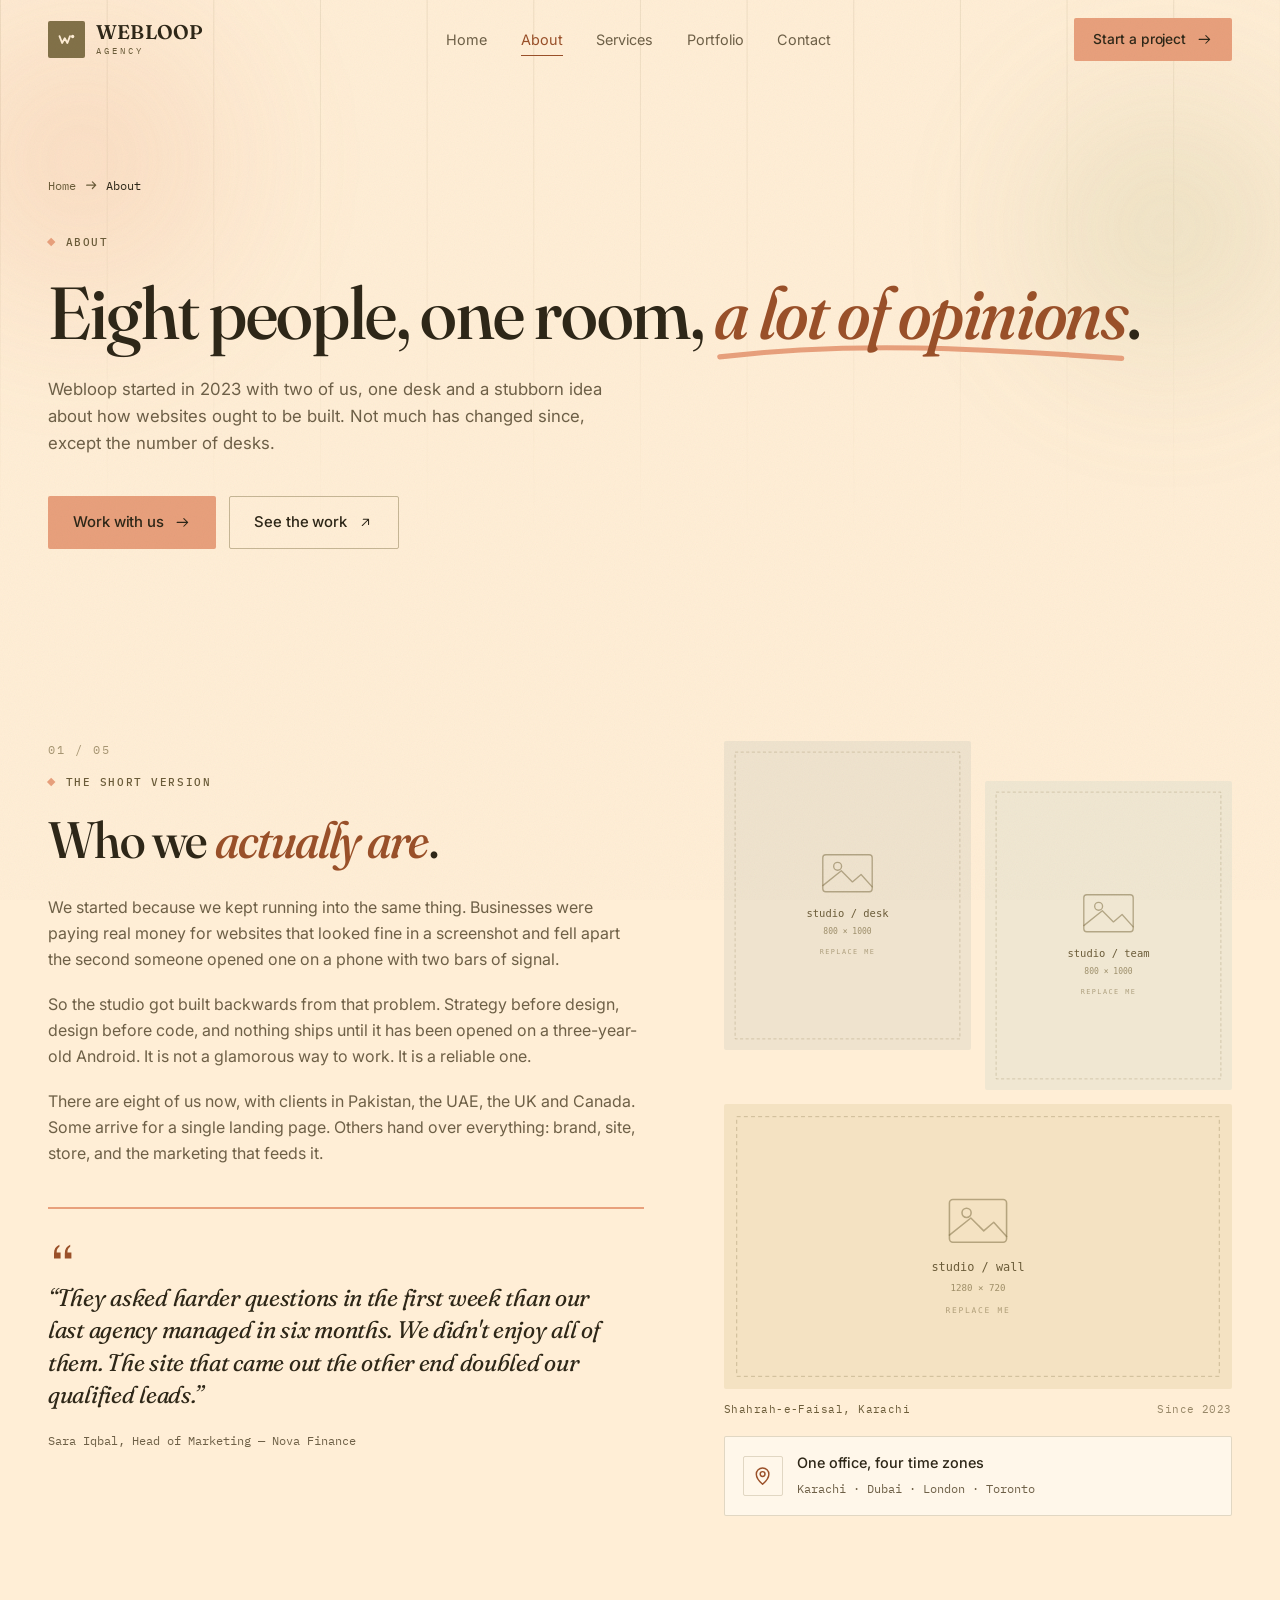
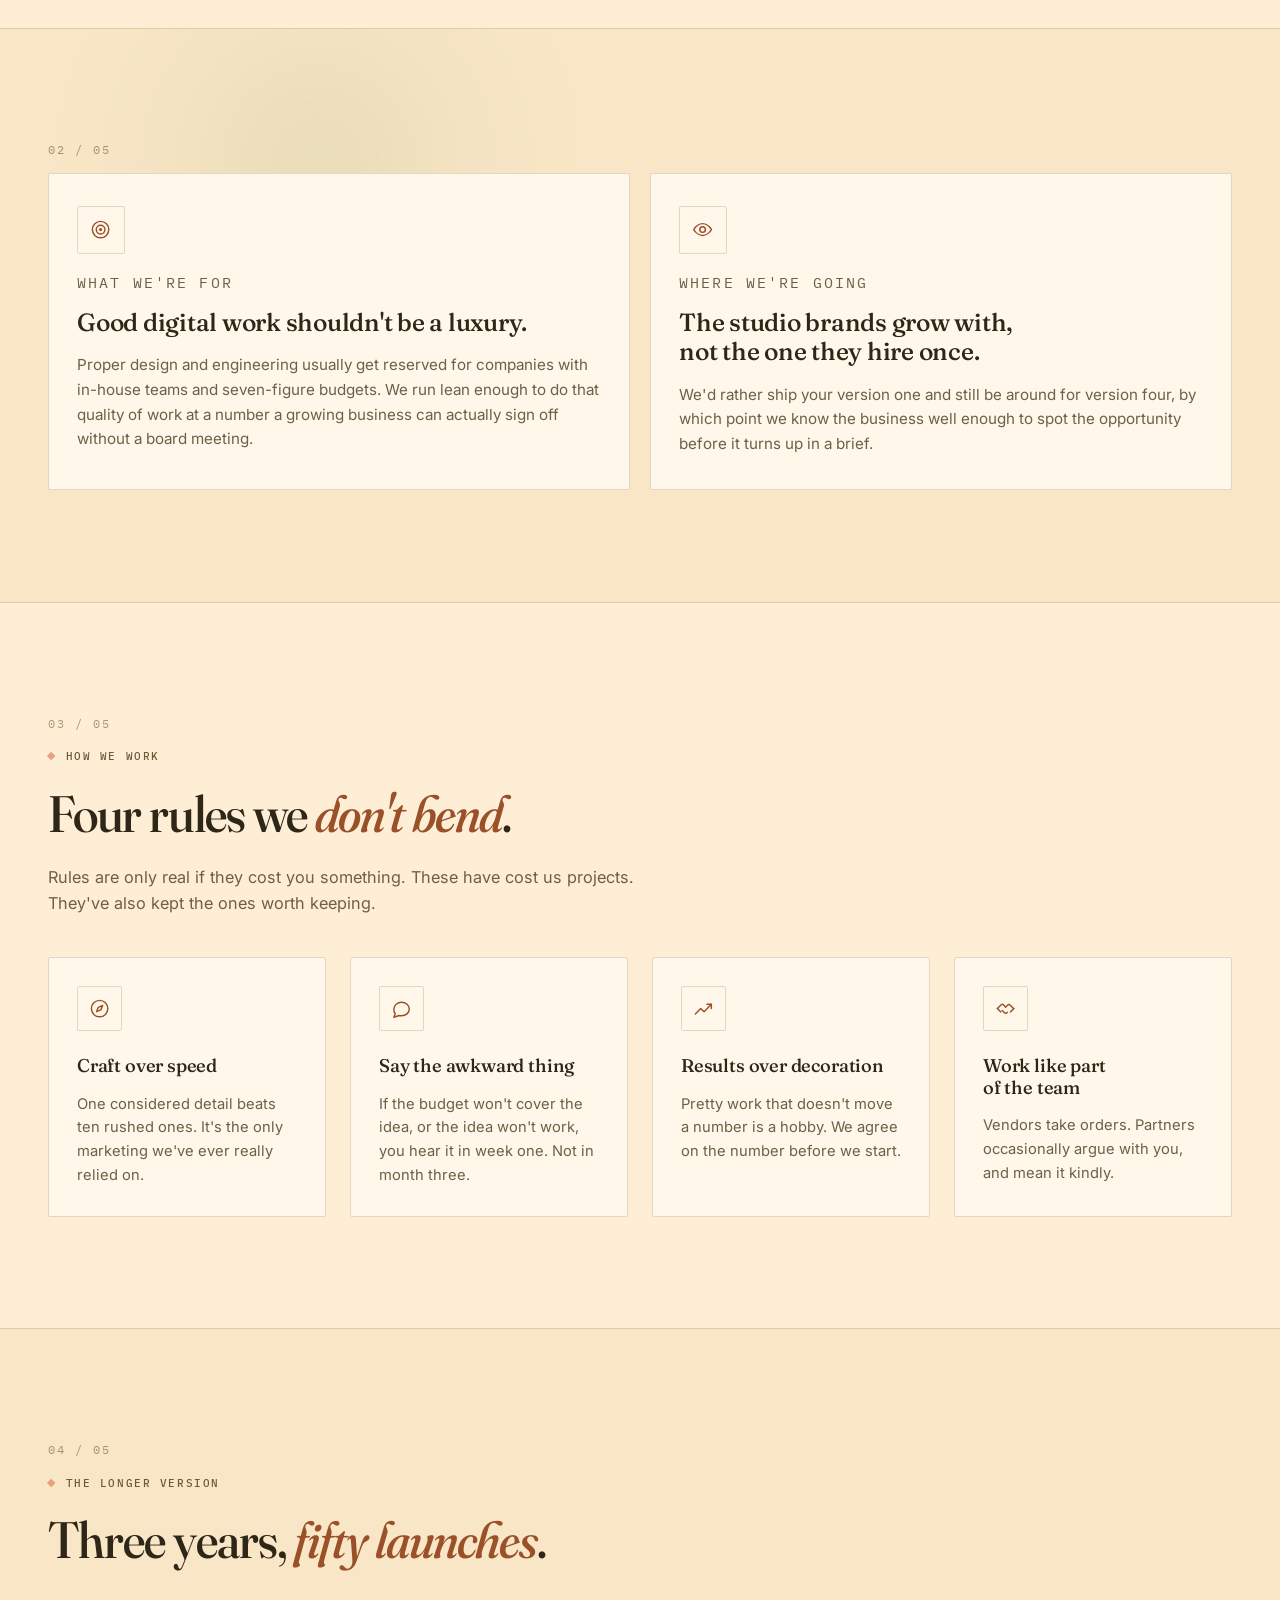
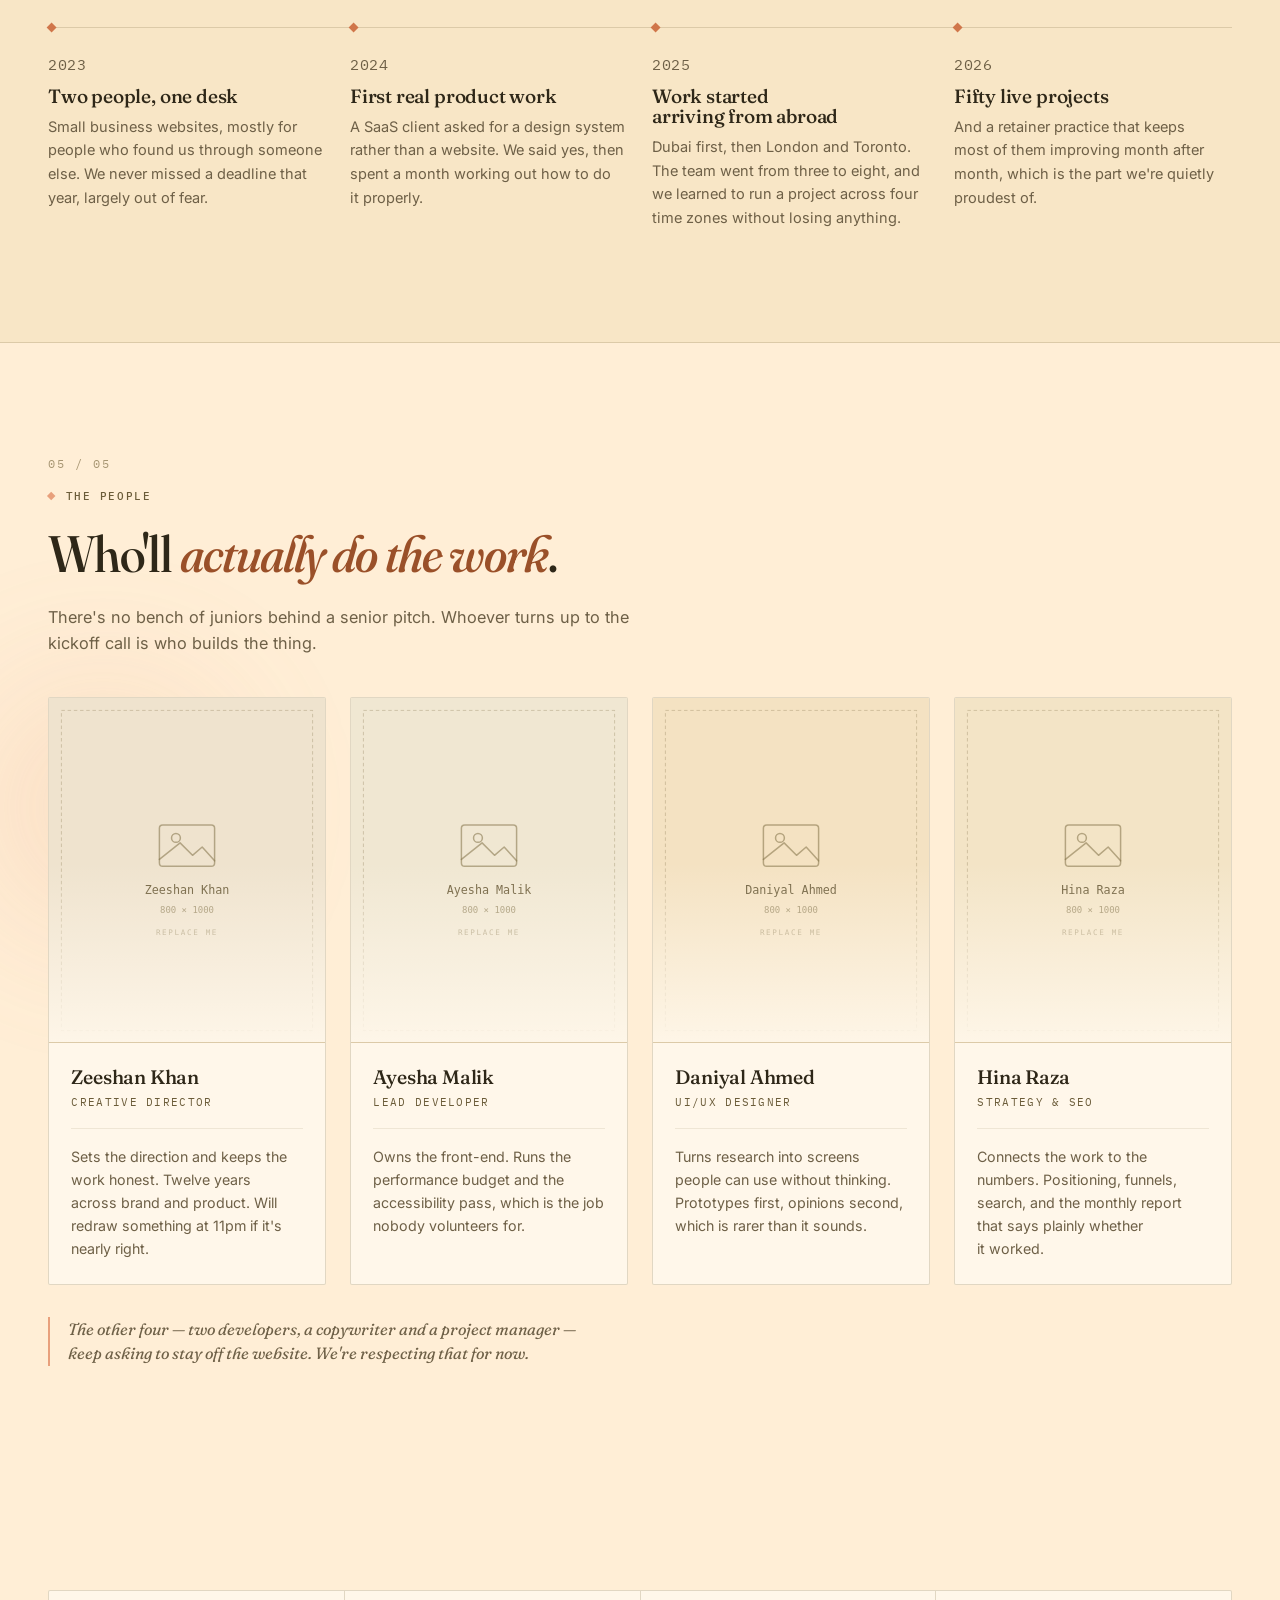
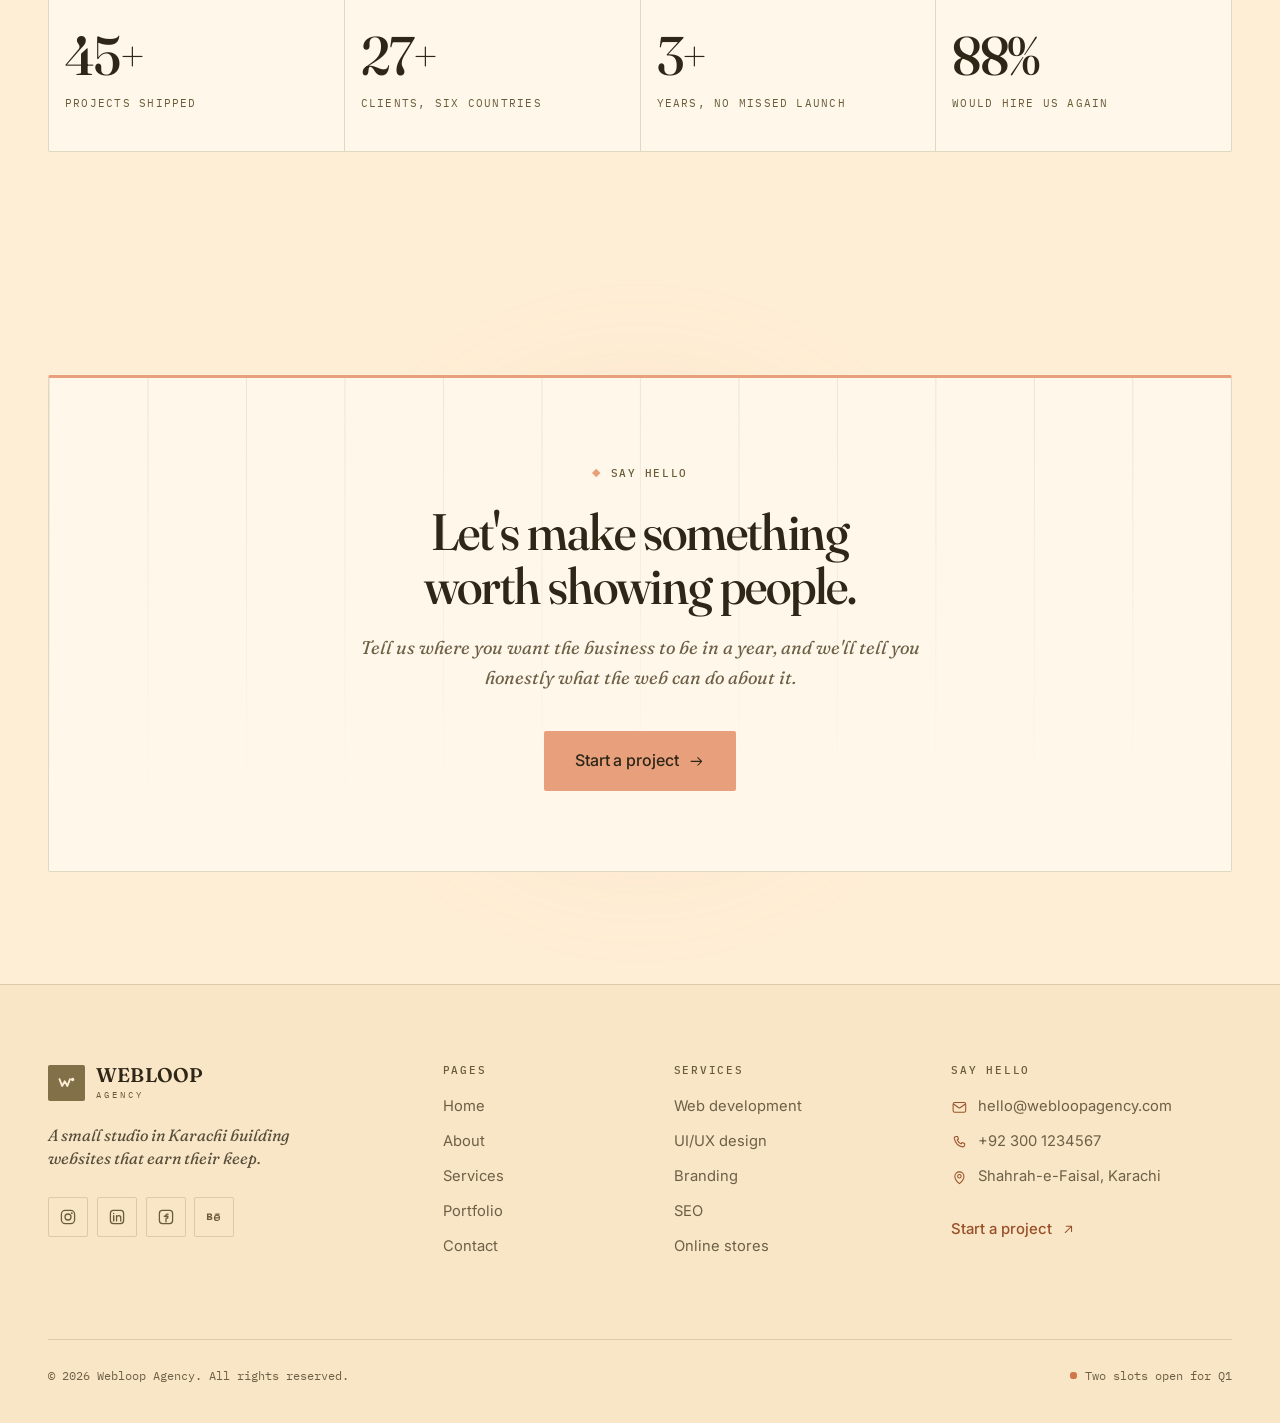
<file: about.html>
<!doctype html>
<html lang="en">
  <head>
    <meta charset="utf-8" />
    <meta name="viewport" content="width=device-width, initial-scale=1" />
    <title>About — Webloop Agency</title>
    <meta
      name="description"
      content="Webloop started in 2023 with two people and one desk in Karachi. Today there are eight of us building websites, stores and brand identities for clients in four countries."
    />
    <meta name="author" content="Webloop Agency" />
    <meta name="theme-color" content="#FFEED6" />
    <link rel="canonical" href="https://webloopagency.com/about.html" />

    <meta property="og:type" content="website" />
    <meta property="og:site_name" content="Webloop Agency" />
    <meta property="og:title" content="About — Webloop Agency" />
    <meta property="og:description" content="Eight people in Karachi, building websites that earn their keep. Here's how the studio works." />
    <meta property="og:url" content="https://webloopagency.com/about.html" />
    <meta name="twitter:card" content="summary_large_image" />

    <link rel="icon" type="image/svg+xml" href="assets/img/favicon.svg" />
    <link rel="preconnect" href="https://fonts.googleapis.com" />
    <link rel="preconnect" href="https://fonts.gstatic.com" crossorigin />
    <link
      href="https://fonts.googleapis.com/css2?family=Fraunces:ital,opsz,wght@0,9..144,400..700;1,9..144,400..700&family=IBM+Plex+Mono:wght@400;500&family=Inter:wght@400;500;600&display=swap"
      rel="stylesheet"
    />
    <link rel="stylesheet" href="assets/css/style.css?v=4" />
  </head>

  <body>
    <div class="preloader" aria-hidden="true">
      <div class="preloader__inner">
        <span class="preloader__mark">
          <svg viewBox="0 0 24 24" width="30" height="30" fill="none" aria-hidden="true">
            <path d="M4 8.2 7 16l3-5.4 3 5.4 3-7.8" stroke="currentColor" stroke-width="2.1" stroke-linecap="round" stroke-linejoin="round" />
            <circle cx="19" cy="8.6" r="1.9" fill="currentColor" />
          </svg>
        </span>
        <span style="display: flex; flex-direction: column; align-items: center">
          <span class="preloader__word">WEBLOOP</span>
          <span class="preloader__track"><span class="preloader__fill"></span></span>
        </span>
      </div>
    </div>

    <a class="skip-link" href="#main">Skip to content</a>

    <header class="navbar">
      <nav class="shell navbar__inner" aria-label="Primary">
        <a class="logo" href="index.html" aria-label="Webloop Agency — home">
          <span class="logo__mark">
            <svg viewBox="0 0 24 24" width="21" height="21" fill="none" aria-hidden="true">
              <path d="M4 8.2 7 16l3-5.4 3 5.4 3-7.8" stroke="currentColor" stroke-width="2.1" stroke-linecap="round" stroke-linejoin="round" />
              <circle cx="19" cy="8.6" r="1.9" fill="currentColor" />
            </svg>
          </span>
          <span class="logo__text">
            <span class="logo__name">WEBLOOP</span>
            <span class="logo__label">AGENCY</span>
          </span>
        </a>

        <ul class="nav-links">
          <li><a href="index.html">Home</a></li>
          <li><a href="about.html" aria-current="page">About</a></li>
          <li><a href="services.html">Services</a></li>
          <li><a href="portfolio.html">Portfolio</a></li>
          <li><a href="contact.html">Contact</a></li>
        </ul>

        <div class="navbar__cta">
          <a class="btn btn--primary btn--sm" href="contact.html">
            Start a project
            <svg class="ic ic--sm" viewBox="0 0 24 24" aria-hidden="true"><path d="M4.5 12h15m-5.5-5.5L19.5 12 14 17.5" /></svg>
          </a>
        </div>

        <button class="nav-toggle" type="button" aria-expanded="false" aria-controls="mobile-menu" aria-label="Open menu">
          <svg class="ic nav-toggle__open" viewBox="0 0 24 24" aria-hidden="true"><path d="M4 7.5h16M4 12h16M4 16.5h10" /></svg>
          <svg class="ic nav-toggle__close" viewBox="0 0 24 24" aria-hidden="true"><path d="m6 6 12 12M18 6 6 18" /></svg>
        </button>
      </nav>
      <span class="navbar__progress"></span>
    </header>

    <div class="mobile-menu" id="mobile-menu" hidden>
      <ul class="mobile-menu__list">
        <li><a href="index.html" style="animation-delay: 60ms">Home <svg class="ic" viewBox="0 0 24 24" aria-hidden="true"><path d="M7.5 16.5 16.5 7.5m0 0H9m7.5 0V15" /></svg></a></li>
        <li><a href="about.html" aria-current="page" style="animation-delay: 120ms">About <svg class="ic" viewBox="0 0 24 24" aria-hidden="true"><path d="M7.5 16.5 16.5 7.5m0 0H9m7.5 0V15" /></svg></a></li>
        <li><a href="services.html" style="animation-delay: 180ms">Services <svg class="ic" viewBox="0 0 24 24" aria-hidden="true"><path d="M7.5 16.5 16.5 7.5m0 0H9m7.5 0V15" /></svg></a></li>
        <li><a href="portfolio.html" style="animation-delay: 240ms">Portfolio <svg class="ic" viewBox="0 0 24 24" aria-hidden="true"><path d="M7.5 16.5 16.5 7.5m0 0H9m7.5 0V15" /></svg></a></li>
        <li><a href="contact.html" style="animation-delay: 300ms">Contact <svg class="ic" viewBox="0 0 24 24" aria-hidden="true"><path d="M7.5 16.5 16.5 7.5m0 0H9m7.5 0V15" /></svg></a></li>
      </ul>

      <div class="mobile-menu__foot">
        <a class="btn btn--primary btn--lg btn--block" href="contact.html">
          Start a project
          <svg class="ic ic--sm" viewBox="0 0 24 24" aria-hidden="true"><path d="M4.5 12h15m-5.5-5.5L19.5 12 14 17.5" /></svg>
        </a>
        <div class="mobile-menu__contact">
          <a href="mailto:hello@webloopagency.com">hello@webloopagency.com</a>
          <a href="tel:+923001234567">+92 300 1234567</a>
          <span>Shahrah-e-Faisal, Karachi</span>
        </div>
        <div class="socials">
          <a href="https://instagram.com/webloopagency" target="_blank" rel="noreferrer noopener" aria-label="Webloop Agency on Instagram">
            <svg viewBox="0 0 24 24" width="19" height="19" aria-hidden="true"><rect x="3.2" y="3.2" width="17.6" height="17.6" rx="5.2" fill="none" stroke="currentColor" stroke-width="1.7" /><circle cx="12" cy="12" r="4" fill="none" stroke="currentColor" stroke-width="1.7" /><circle cx="17.1" cy="6.9" r="1.2" fill="currentColor" /></svg>
          </a>
          <a href="https://linkedin.com/company/webloopagency" target="_blank" rel="noreferrer noopener" aria-label="Webloop Agency on LinkedIn">
            <svg viewBox="0 0 24 24" width="19" height="19" fill="none" stroke="currentColor" stroke-width="1.7" stroke-linecap="round" stroke-linejoin="round" aria-hidden="true"><rect x="3.2" y="3.2" width="17.6" height="17.6" rx="4" /><path d="M7.6 10.2v7M7.6 7.2v.1" stroke-width="1.9" /><path d="M11.4 17.2v-7m0 2.2c.5-1.4 1.7-2.2 3-2.2 1.7 0 2.6 1.1 2.6 3v4.2" /></svg>
          </a>
          <a href="https://facebook.com/webloopagency" target="_blank" rel="noreferrer noopener" aria-label="Webloop Agency on Facebook">
            <svg viewBox="0 0 24 24" width="19" height="19" fill="none" stroke="currentColor" stroke-width="1.7" stroke-linecap="round" stroke-linejoin="round" aria-hidden="true"><rect x="3.2" y="3.2" width="17.6" height="17.6" rx="4" /><path d="M14.8 8.2h-1.3c-1 0-1.5.6-1.5 1.6V11h2.6l-.4 2.6h-2.2v5" /><path d="M9.6 11h2.4" /></svg>
          </a>
          <a href="https://behance.net/webloopagency" target="_blank" rel="noreferrer noopener" aria-label="Webloop Agency on Behance">
            <svg viewBox="0 0 24 24" width="19" height="19" aria-hidden="true"><path d="M2.6 7.4h4.3c1.6 0 2.5.8 2.5 2 0 1-.6 1.7-1.5 1.9 1.2.2 1.9 1 1.9 2.2 0 1.5-1.1 2.5-3 2.5H2.6V7.4Zm2 3.3h1.9c.7 0 1-.3 1-.8s-.3-.8-1-.8H4.6v1.6Zm0 3.7h2.1c.8 0 1.2-.3 1.2-.9s-.4-.9-1.2-.9H4.6v1.8Z" fill="currentColor" /><path d="M14.2 8.2h4.6" fill="none" stroke="currentColor" stroke-width="1.5" stroke-linecap="round" /><path d="M12.6 13.1h6.8c0-2-1.3-3.4-3.3-3.4s-3.5 1.5-3.5 3.5 1.4 3.5 3.5 3.5c1.5 0 2.7-.7 3.1-1.9" fill="none" stroke="currentColor" stroke-width="1.5" stroke-linecap="round" stroke-linejoin="round" /></svg>
          </a>
        </div>
      </div>
    </div>

    <main id="main" class="page-enter">
      <!-- ===================================================== Page hero -->
      <section class="page-hero">
        <div class="grid-lines"></div>
        <div class="glow glow--accent" style="left: -10%; top: -8%; width: 420px; height: 420px"></div>
        <div class="glow glow--violet" style="right: -6%; top: 6%; width: 380px; height: 380px"></div>

        <div class="shell section__inner">
          <nav class="breadcrumb" aria-label="Breadcrumb">
            <a href="index.html">Home</a>
            <svg class="ic ic--xs" viewBox="0 0 24 24" aria-hidden="true"><path d="M4.5 12h15m-5.5-5.5L19.5 12 14 17.5" /></svg>
            <span aria-current="page">About</span>
          </nav>

          <span class="eyebrow" style="animation: fade-up 0.7s var(--ease) both 60ms">About</span>
          <h1 class="page-hero__title" style="animation: fade-up 0.8s var(--ease) both 140ms">
            Eight people, one room, <em>a lot of opinions</em>.
          </h1>
          <p class="page-hero__lead" style="animation: fade-up 0.8s var(--ease) both 220ms">
            Webloop started in 2023 with two of us, one desk and a stubborn idea about how websites
            ought to be built. Not much has changed since, except the number of desks.
          </p>
          <div class="page-hero__actions" style="animation: fade-up 0.8s var(--ease) both 300ms">
            <a class="btn btn--primary" href="contact.html">
              Work with us
              <svg class="ic ic--sm" viewBox="0 0 24 24" aria-hidden="true"><path d="M4.5 12h15m-5.5-5.5L19.5 12 14 17.5" /></svg>
            </a>
            <a class="btn btn--secondary" href="portfolio.html">
              See the work
              <svg class="ic ic--sm" viewBox="0 0 24 24" aria-hidden="true"><path d="M7.5 16.5 16.5 7.5m0 0H9m7.5 0V15" /></svg>
            </a>
          </div>
        </div>
      </section>

      <!-- ======================================================== Intro -->
      <section class="section">
        <div class="shell split split--wide">
          <div>
            <span class="section-index">01 / 05</span>
            <div class="heading">
              <span class="eyebrow reveal">The short version</span>
              <h2 class="heading__title reveal" data-delay="80">Who we <em>actually are</em>.</h2>
            </div>

            <div class="stack-lg" style="margin-top: 1.75rem; gap: 1.2rem; color: var(--muted)">
              <p class="reveal" data-delay="80">
                We started because we kept running into the same thing. Businesses were paying real
                money for websites that looked fine in a screenshot and fell apart the second someone
                opened one on a phone with two bars of signal.
              </p>
              <p class="reveal" data-delay="140">
                So the studio got built backwards from that problem. Strategy before design, design
                before code, and nothing ships until it has been opened on a three-year-old Android.
                It is not a glamorous way to work. It is a reliable one.
              </p>
              <p class="reveal" data-delay="200">
                There are eight of us now, with clients in Pakistan, the UAE, the UK and Canada. Some
                arrive for a single landing page. Others hand over everything: brand, site, store,
                and the marketing that feeds it.
              </p>
            </div>

            <blockquote class="quote reveal" data-delay="260">
              <svg class="ic ic--xl ic-fill" viewBox="0 0 24 24" aria-hidden="true"><path d="M9.5 6.5c-3 1.3-4.5 3.7-4.5 7.2V18h5.5v-5H7.2c0-2.3.8-3.9 2.3-4.8V6.5Zm9 0c-3 1.3-4.5 3.7-4.5 7.2V18h5.5v-5h-3.3c0-2.3.8-3.9 2.3-4.8V6.5Z" /></svg>
              <p>“They asked harder questions in the first week than our last agency managed in six months. We didn't enjoy all of them. The site that came out the other end doubled our qualified leads.”</p>
              <footer>Sara Iqbal, Head of Marketing — Nova Finance</footer>
            </blockquote>
          </div>

          <div class="reveal" data-delay="160">
            <div class="collage">
              <figure class="collage__item collage__item--a">
                <img src="assets/img/studio/desk.svg" alt="A desk at the Webloop studio" width="800" height="1000" loading="lazy" />
              </figure>
              <figure class="collage__item collage__item--b">
                <img src="assets/img/studio/team.svg" alt="The Webloop team at work" width="800" height="1000" loading="lazy" />
              </figure>
              <figure class="collage__item collage__item--c">
                <img src="assets/img/studio/wall.svg" alt="Project sketches on the studio wall" width="1280" height="720" loading="lazy" />
              </figure>
            </div>
            <p class="figure-note">
              <span>Shahrah-e-Faisal, Karachi</span>
              <span>Since 2023</span>
            </p>

            <div class="collage__badge glass">
              <span class="icon-box">
                <svg class="ic ic--lg" viewBox="0 0 24 24" aria-hidden="true"><path d="M12 21s6.5-5.6 6.5-10.4A6.5 6.5 0 0 0 5.5 10.6C5.5 15.4 12 21 12 21Z" /><circle cx="12" cy="10.4" r="2.5" /></svg>
              </span>
              <span><strong>One office, four time zones</strong><small>Karachi · Dubai · London · Toronto</small></span>
            </div>
          </div>
        </div>
      </section>

      <!-- ============================================== What we're for -->
      <section class="section section--alt">
        <div class="glow glow--violet" style="left: 10%; top: -10%; width: 380px; height: 380px"></div>

        <div class="shell section__inner">
          <span class="section-index">02 / 05</span>
          <div class="grid-2" style="margin-top: 0.5rem">
            <article class="pillar reveal">
              <span class="icon-box"><svg class="ic ic--lg" viewBox="0 0 24 24" aria-hidden="true"><circle cx="12" cy="12" r="8.5" /><circle cx="12" cy="12" r="4.5" /><circle cx="12" cy="12" r="0.9" fill="currentColor" /></svg></span>
              <p class="pillar__label">What we're for</p>
              <h3>Good digital work shouldn't be a luxury.</h3>
              <p>
                Proper design and engineering usually get reserved for companies with in-house teams
                and seven-figure budgets. We run lean enough to do that quality of work at a number a
                growing business can actually sign off without a board meeting.
              </p>
            </article>

            <article class="pillar reveal" data-delay="110">
              <span class="icon-box"><svg class="ic ic--lg" viewBox="0 0 24 24" aria-hidden="true"><path d="M2.8 12S6.5 5.8 12 5.8 21.2 12 21.2 12 17.5 18.2 12 18.2 2.8 12 2.8 12Z" /><circle cx="12" cy="12" r="2.9" /></svg></span>
              <p class="pillar__label">Where we're going</p>
              <h3>The studio brands grow with, not the one they hire once.</h3>
              <p>
                We'd rather ship your version one and still be around for version four, by which
                point we know the business well enough to spot the opportunity before it turns up in
                a brief.
              </p>
            </article>
          </div>
        </div>
      </section>

      <!-- ======================================================= Values -->
      <section class="section">
        <div class="shell">
          <span class="section-index">03 / 05</span>
          <div class="heading">
            <span class="eyebrow reveal">How we work</span>
            <h2 class="heading__title reveal" data-delay="80">Four rules we <em>don't bend</em>.</h2>
            <p class="heading__lead reveal" data-delay="160">
              Rules are only real if they cost you something. These have cost us projects. They've
              also kept the ones worth keeping.
            </p>
          </div>

          <div class="grid-4 mt-3">
            <div class="pillar reveal" style="padding: 1.75rem">
              <span class="icon-box icon-box--sm"><svg class="ic ic--lg" viewBox="0 0 24 24" aria-hidden="true"><circle cx="12" cy="12" r="8.5" /><path d="m15.2 8.8-1.9 4.5-4.5 1.9 1.9-4.5 4.5-1.9Z" /></svg></span>
              <h3 style="font-size: 1.15rem; margin-top: 1.5rem">Craft over speed</h3>
              <p style="font-size: 0.92rem">One considered detail beats ten rushed ones. It's the only marketing we've ever really relied on.</p>
            </div>
            <div class="pillar reveal" data-delay="80" style="padding: 1.75rem">
              <span class="icon-box icon-box--sm"><svg class="ic ic--lg" viewBox="0 0 24 24" aria-hidden="true"><path d="M20 12.5c0 3.9-3.6 7-8 7a9.3 9.3 0 0 1-2.6-.4L4 21l1.4-3.6A6.6 6.6 0 0 1 4 12.5c0-3.9 3.6-7 8-7s8 3.1 8 7Z" /></svg></span>
              <h3 style="font-size: 1.15rem; margin-top: 1.5rem">Say the awkward thing</h3>
              <p style="font-size: 0.92rem">If the budget won't cover the idea, or the idea won't work, you hear it in week one. Not in month three.</p>
            </div>
            <div class="pillar reveal" data-delay="160" style="padding: 1.75rem">
              <span class="icon-box icon-box--sm"><svg class="ic ic--lg" viewBox="0 0 24 24" aria-hidden="true"><path d="M3.5 17.5 9 12l3.5 3.2L20 7.5" /><path d="M15.5 7.5H20V12" /></svg></span>
              <h3 style="font-size: 1.15rem; margin-top: 1.5rem">Results over decoration</h3>
              <p style="font-size: 0.92rem">Pretty work that doesn't move a number is a hobby. We agree on the number before we start.</p>
            </div>
            <div class="pillar reveal" data-delay="240" style="padding: 1.75rem">
              <span class="icon-box icon-box--sm"><svg class="ic ic--lg" viewBox="0 0 24 24" aria-hidden="true"><path d="m3.5 12 3.7-3.7a2 2 0 0 1 2.8 0L12 10.5l2-2a2 2 0 0 1 2.8 0l3.7 3.7" /><path d="m8.5 14 2.4 2.4a1.7 1.7 0 0 0 2.4 0l.5-.5" /><path d="M3.5 12 7 15.5M20.5 12 17 15.5" /></svg></span>
              <h3 style="font-size: 1.15rem; margin-top: 1.5rem">Work like part of the team</h3>
              <p style="font-size: 0.92rem">Vendors take orders. Partners occasionally argue with you, and mean it kindly.</p>
            </div>
          </div>
        </div>
      </section>

      <!-- ===================================================== Timeline -->
      <section class="section section--alt">
        <div class="shell section__inner">
          <span class="section-index">04 / 05</span>
          <div class="heading">
            <span class="eyebrow reveal">The longer version</span>
            <h2 class="heading__title reveal" data-delay="80">Three years, <em>fifty launches</em>.</h2>
          </div>

          <ol class="timeline mt-3">
            <li class="reveal">
              <p class="timeline__year">2023</p>
              <h3>Two people, one desk</h3>
              <p>Small business websites, mostly for people who found us through someone else. We never missed a deadline that year, largely out of fear.</p>
            </li>
            <li class="reveal" data-delay="100">
              <p class="timeline__year">2024</p>
              <h3>First real product work</h3>
              <p>A SaaS client asked for a design system rather than a website. We said yes, then spent a month working out how to do it properly.</p>
            </li>
            <li class="reveal" data-delay="200">
              <p class="timeline__year">2025</p>
              <h3>Work started arriving from abroad</h3>
              <p>Dubai first, then London and Toronto. The team went from three to eight, and we learned to run a project across four time zones without losing anything.</p>
            </li>
            <li class="reveal" data-delay="300">
              <p class="timeline__year">2026</p>
              <h3>Fifty live projects</h3>
              <p>And a retainer practice that keeps most of them improving month after month, which is the part we're quietly proudest of.</p>
            </li>
          </ol>
        </div>
      </section>

      <!-- ========================================================= Team -->
      <section class="section">
        <div class="glow glow--accent" style="left: -6%; top: 25%; width: 360px; height: 360px"></div>

        <div class="shell section__inner">
          <span class="section-index">05 / 05</span>
          <div class="heading">
            <span class="eyebrow reveal">The people</span>
            <h2 class="heading__title reveal" data-delay="80">Who'll <em>actually do the work</em>.</h2>
            <p class="heading__lead reveal" data-delay="160">
              There's no bench of juniors behind a senior pitch. Whoever turns up to the kickoff call
              is who builds the thing.
            </p>
          </div>

          <div class="grid-4 mt-3">
            <article class="card team-card reveal">
              <div class="team-card__media">
                <img src="assets/img/team/zeeshan-khan.svg" alt="Zeeshan Khan" width="800" height="1000" loading="lazy" />
                <div class="team-card__socials">
                  <a href="https://linkedin.com/company/webloopagency" target="_blank" rel="noreferrer noopener" aria-label="Zeeshan Khan on LinkedIn"><svg viewBox="0 0 24 24" width="17" height="17" fill="none" stroke="currentColor" stroke-width="1.7" stroke-linecap="round" stroke-linejoin="round" aria-hidden="true"><rect x="3.2" y="3.2" width="17.6" height="17.6" rx="4" /><path d="M7.6 10.2v7M7.6 7.2v.1" stroke-width="1.9" /><path d="M11.4 17.2v-7m0 2.2c.5-1.4 1.7-2.2 3-2.2 1.7 0 2.6 1.1 2.6 3v4.2" /></svg></a>
                  <a href="https://behance.net/webloopagency" target="_blank" rel="noreferrer noopener" aria-label="Zeeshan Khan on Behance"><svg viewBox="0 0 24 24" width="17" height="17" aria-hidden="true"><path d="M2.6 7.4h4.3c1.6 0 2.5.8 2.5 2 0 1-.6 1.7-1.5 1.9 1.2.2 1.9 1 1.9 2.2 0 1.5-1.1 2.5-3 2.5H2.6V7.4Zm2 3.3h1.9c.7 0 1-.3 1-.8s-.3-.8-1-.8H4.6v1.6Zm0 3.7h2.1c.8 0 1.2-.3 1.2-.9s-.4-.9-1.2-.9H4.6v1.8Z" fill="currentColor" /><path d="M14.2 8.2h4.6" fill="none" stroke="currentColor" stroke-width="1.5" stroke-linecap="round" /><path d="M12.6 13.1h6.8c0-2-1.3-3.4-3.3-3.4s-3.5 1.5-3.5 3.5 1.4 3.5 3.5 3.5c1.5 0 2.7-.7 3.1-1.9" fill="none" stroke="currentColor" stroke-width="1.5" stroke-linecap="round" stroke-linejoin="round" /></svg></a>
                </div>
              </div>
              <div class="team-card__body">
                <h3>Zeeshan Khan</h3>
                <p class="team-card__role">Creative director</p>
                <p class="team-card__bio">Sets the direction and keeps the work honest. Twelve years across brand and product. Will redraw something at 11pm if it's nearly right.</p>
              </div>
            </article>

            <article class="card team-card reveal" data-delay="90">
              <div class="team-card__media">
                <img src="assets/img/team/ayesha-malik.svg" alt="Ayesha Malik" width="800" height="1000" loading="lazy" />
                <div class="team-card__socials">
                  <a href="https://linkedin.com/company/webloopagency" target="_blank" rel="noreferrer noopener" aria-label="Ayesha Malik on LinkedIn"><svg viewBox="0 0 24 24" width="17" height="17" fill="none" stroke="currentColor" stroke-width="1.7" stroke-linecap="round" stroke-linejoin="round" aria-hidden="true"><rect x="3.2" y="3.2" width="17.6" height="17.6" rx="4" /><path d="M7.6 10.2v7M7.6 7.2v.1" stroke-width="1.9" /><path d="M11.4 17.2v-7m0 2.2c.5-1.4 1.7-2.2 3-2.2 1.7 0 2.6 1.1 2.6 3v4.2" /></svg></a>
                  <a href="https://behance.net/webloopagency" target="_blank" rel="noreferrer noopener" aria-label="Ayesha Malik on Behance"><svg viewBox="0 0 24 24" width="17" height="17" aria-hidden="true"><path d="M2.6 7.4h4.3c1.6 0 2.5.8 2.5 2 0 1-.6 1.7-1.5 1.9 1.2.2 1.9 1 1.9 2.2 0 1.5-1.1 2.5-3 2.5H2.6V7.4Zm2 3.3h1.9c.7 0 1-.3 1-.8s-.3-.8-1-.8H4.6v1.6Zm0 3.7h2.1c.8 0 1.2-.3 1.2-.9s-.4-.9-1.2-.9H4.6v1.8Z" fill="currentColor" /><path d="M14.2 8.2h4.6" fill="none" stroke="currentColor" stroke-width="1.5" stroke-linecap="round" /><path d="M12.6 13.1h6.8c0-2-1.3-3.4-3.3-3.4s-3.5 1.5-3.5 3.5 1.4 3.5 3.5 3.5c1.5 0 2.7-.7 3.1-1.9" fill="none" stroke="currentColor" stroke-width="1.5" stroke-linecap="round" stroke-linejoin="round" /></svg></a>
                </div>
              </div>
              <div class="team-card__body">
                <h3>Ayesha Malik</h3>
                <p class="team-card__role">Lead developer</p>
                <p class="team-card__bio">Owns the front-end. Runs the performance budget and the accessibility pass, which is the job nobody volunteers for.</p>
              </div>
            </article>

            <article class="card team-card reveal" data-delay="180">
              <div class="team-card__media">
                <img src="assets/img/team/daniyal-ahmed.svg" alt="Daniyal Ahmed" width="800" height="1000" loading="lazy" />
                <div class="team-card__socials">
                  <a href="https://linkedin.com/company/webloopagency" target="_blank" rel="noreferrer noopener" aria-label="Daniyal Ahmed on LinkedIn"><svg viewBox="0 0 24 24" width="17" height="17" fill="none" stroke="currentColor" stroke-width="1.7" stroke-linecap="round" stroke-linejoin="round" aria-hidden="true"><rect x="3.2" y="3.2" width="17.6" height="17.6" rx="4" /><path d="M7.6 10.2v7M7.6 7.2v.1" stroke-width="1.9" /><path d="M11.4 17.2v-7m0 2.2c.5-1.4 1.7-2.2 3-2.2 1.7 0 2.6 1.1 2.6 3v4.2" /></svg></a>
                  <a href="https://behance.net/webloopagency" target="_blank" rel="noreferrer noopener" aria-label="Daniyal Ahmed on Behance"><svg viewBox="0 0 24 24" width="17" height="17" aria-hidden="true"><path d="M2.6 7.4h4.3c1.6 0 2.5.8 2.5 2 0 1-.6 1.7-1.5 1.9 1.2.2 1.9 1 1.9 2.2 0 1.5-1.1 2.5-3 2.5H2.6V7.4Zm2 3.3h1.9c.7 0 1-.3 1-.8s-.3-.8-1-.8H4.6v1.6Zm0 3.7h2.1c.8 0 1.2-.3 1.2-.9s-.4-.9-1.2-.9H4.6v1.8Z" fill="currentColor" /><path d="M14.2 8.2h4.6" fill="none" stroke="currentColor" stroke-width="1.5" stroke-linecap="round" /><path d="M12.6 13.1h6.8c0-2-1.3-3.4-3.3-3.4s-3.5 1.5-3.5 3.5 1.4 3.5 3.5 3.5c1.5 0 2.7-.7 3.1-1.9" fill="none" stroke="currentColor" stroke-width="1.5" stroke-linecap="round" stroke-linejoin="round" /></svg></a>
                </div>
              </div>
              <div class="team-card__body">
                <h3>Daniyal Ahmed</h3>
                <p class="team-card__role">UI/UX designer</p>
                <p class="team-card__bio">Turns research into screens people can use without thinking. Prototypes first, opinions second, which is rarer than it sounds.</p>
              </div>
            </article>

            <article class="card team-card reveal" data-delay="270">
              <div class="team-card__media">
                <img src="assets/img/team/hina-raza.svg" alt="Hina Raza" width="800" height="1000" loading="lazy" />
                <div class="team-card__socials">
                  <a href="https://linkedin.com/company/webloopagency" target="_blank" rel="noreferrer noopener" aria-label="Hina Raza on LinkedIn"><svg viewBox="0 0 24 24" width="17" height="17" fill="none" stroke="currentColor" stroke-width="1.7" stroke-linecap="round" stroke-linejoin="round" aria-hidden="true"><rect x="3.2" y="3.2" width="17.6" height="17.6" rx="4" /><path d="M7.6 10.2v7M7.6 7.2v.1" stroke-width="1.9" /><path d="M11.4 17.2v-7m0 2.2c.5-1.4 1.7-2.2 3-2.2 1.7 0 2.6 1.1 2.6 3v4.2" /></svg></a>
                  <a href="https://behance.net/webloopagency" target="_blank" rel="noreferrer noopener" aria-label="Hina Raza on Behance"><svg viewBox="0 0 24 24" width="17" height="17" aria-hidden="true"><path d="M2.6 7.4h4.3c1.6 0 2.5.8 2.5 2 0 1-.6 1.7-1.5 1.9 1.2.2 1.9 1 1.9 2.2 0 1.5-1.1 2.5-3 2.5H2.6V7.4Zm2 3.3h1.9c.7 0 1-.3 1-.8s-.3-.8-1-.8H4.6v1.6Zm0 3.7h2.1c.8 0 1.2-.3 1.2-.9s-.4-.9-1.2-.9H4.6v1.8Z" fill="currentColor" /><path d="M14.2 8.2h4.6" fill="none" stroke="currentColor" stroke-width="1.5" stroke-linecap="round" /><path d="M12.6 13.1h6.8c0-2-1.3-3.4-3.3-3.4s-3.5 1.5-3.5 3.5 1.4 3.5 3.5 3.5c1.5 0 2.7-.7 3.1-1.9" fill="none" stroke="currentColor" stroke-width="1.5" stroke-linecap="round" stroke-linejoin="round" /></svg></a>
                </div>
              </div>
              <div class="team-card__body">
                <h3>Hina Raza</h3>
                <p class="team-card__role">Strategy &amp; SEO</p>
                <p class="team-card__bio">Connects the work to the numbers. Positioning, funnels, search, and the monthly report that says plainly whether it worked.</p>
              </div>
            </article>
          </div>

          <p class="note reveal" data-delay="120">
            The other four — two developers, a copywriter and a project manager — keep asking to stay
            off the website. We're respecting that for now.
          </p>
        </div>
      </section>

      <!-- ======================================================== Stats -->
      <section class="section section--tight" aria-label="Studio in numbers">
        <div class="shell">
          <div class="stats__panel glass reveal">
            <div class="stats__grid">
              <div class="stat"><p class="stat__value"><span data-count="50" data-suffix="+">50+</span></p><p class="stat__label">Projects shipped</p></div>
              <div class="stat"><p class="stat__value"><span data-count="30" data-suffix="+">30+</span></p><p class="stat__label">Clients, six countries</p></div>
              <div class="stat"><p class="stat__value"><span data-count="3" data-suffix="+">3+</span></p><p class="stat__label">Years, no missed launch</p></div>
              <div class="stat"><p class="stat__value"><span data-count="98" data-suffix="%">98%</span></p><p class="stat__label">Would hire us again</p></div>
            </div>
          </div>
        </div>
      </section>

      <!-- ========================================================== CTA -->
      <section class="section">
        <div class="glow glow--accent" style="left: 50%; top: 50%; width: 560px; height: 560px; transform: translate(-50%, -50%)"></div>

        <div class="shell section__inner">
          <div class="cta-band glass">
            <div class="grid-lines"></div>
            <div class="cta-band__inner">
              <span class="eyebrow reveal">Say hello</span>
              <h2 class="reveal" data-delay="80">Let's make something worth showing people.</h2>
              <p class="reveal" data-delay="150">
                Tell us where you want the business to be in a year, and we'll tell you honestly what
                the web can do about it.
              </p>
              <div class="cta-band__actions reveal" data-delay="230">
                <a class="btn btn--primary btn--lg" href="contact.html">
                  Start a project
                  <svg class="ic ic--sm" viewBox="0 0 24 24" aria-hidden="true"><path d="M4.5 12h15m-5.5-5.5L19.5 12 14 17.5" /></svg>
                </a>
              </div>
            </div>
          </div>
        </div>
      </section>
    </main>

    <footer class="footer">
      <div class="shell">
        <div class="footer__grid">
          <div class="footer__about">
            <a class="logo" href="index.html" aria-label="Webloop Agency — home">
              <span class="logo__mark">
                <svg viewBox="0 0 24 24" width="21" height="21" fill="none" aria-hidden="true">
                  <path d="M4 8.2 7 16l3-5.4 3 5.4 3-7.8" stroke="currentColor" stroke-width="2.1" stroke-linecap="round" stroke-linejoin="round" />
                  <circle cx="19" cy="8.6" r="1.9" fill="currentColor" />
                </svg>
              </span>
              <span class="logo__text">
                <span class="logo__name">WEBLOOP</span>
                <span class="logo__label">AGENCY</span>
              </span>
            </a>
            <p>A small studio in Karachi building websites that earn their keep.</p>
            <div class="socials">
              <a href="https://instagram.com/webloopagency" target="_blank" rel="noreferrer noopener" aria-label="Webloop Agency on Instagram">
                <svg viewBox="0 0 24 24" width="18" height="18" aria-hidden="true"><rect x="3.2" y="3.2" width="17.6" height="17.6" rx="5.2" fill="none" stroke="currentColor" stroke-width="1.7" /><circle cx="12" cy="12" r="4" fill="none" stroke="currentColor" stroke-width="1.7" /><circle cx="17.1" cy="6.9" r="1.2" fill="currentColor" /></svg>
              </a>
              <a href="https://linkedin.com/company/webloopagency" target="_blank" rel="noreferrer noopener" aria-label="Webloop Agency on LinkedIn">
                <svg viewBox="0 0 24 24" width="18" height="18" fill="none" stroke="currentColor" stroke-width="1.7" stroke-linecap="round" stroke-linejoin="round" aria-hidden="true"><rect x="3.2" y="3.2" width="17.6" height="17.6" rx="4" /><path d="M7.6 10.2v7M7.6 7.2v.1" stroke-width="1.9" /><path d="M11.4 17.2v-7m0 2.2c.5-1.4 1.7-2.2 3-2.2 1.7 0 2.6 1.1 2.6 3v4.2" /></svg>
              </a>
              <a href="https://facebook.com/webloopagency" target="_blank" rel="noreferrer noopener" aria-label="Webloop Agency on Facebook">
                <svg viewBox="0 0 24 24" width="18" height="18" fill="none" stroke="currentColor" stroke-width="1.7" stroke-linecap="round" stroke-linejoin="round" aria-hidden="true"><rect x="3.2" y="3.2" width="17.6" height="17.6" rx="4" /><path d="M14.8 8.2h-1.3c-1 0-1.5.6-1.5 1.6V11h2.6l-.4 2.6h-2.2v5" /><path d="M9.6 11h2.4" /></svg>
              </a>
              <a href="https://behance.net/webloopagency" target="_blank" rel="noreferrer noopener" aria-label="Webloop Agency on Behance">
                <svg viewBox="0 0 24 24" width="18" height="18" aria-hidden="true"><path d="M2.6 7.4h4.3c1.6 0 2.5.8 2.5 2 0 1-.6 1.7-1.5 1.9 1.2.2 1.9 1 1.9 2.2 0 1.5-1.1 2.5-3 2.5H2.6V7.4Zm2 3.3h1.9c.7 0 1-.3 1-.8s-.3-.8-1-.8H4.6v1.6Zm0 3.7h2.1c.8 0 1.2-.3 1.2-.9s-.4-.9-1.2-.9H4.6v1.8Z" fill="currentColor" /><path d="M14.2 8.2h4.6" fill="none" stroke="currentColor" stroke-width="1.5" stroke-linecap="round" /><path d="M12.6 13.1h6.8c0-2-1.3-3.4-3.3-3.4s-3.5 1.5-3.5 3.5 1.4 3.5 3.5 3.5c1.5 0 2.7-.7 3.1-1.9" fill="none" stroke="currentColor" stroke-width="1.5" stroke-linecap="round" stroke-linejoin="round" /></svg>
              </a>
            </div>
          </div>

          <nav aria-label="Footer navigation">
            <h2>Pages</h2>
            <ul class="footer__list">
              <li><a href="index.html">Home</a></li>
              <li><a href="about.html">About</a></li>
              <li><a href="services.html">Services</a></li>
              <li><a href="portfolio.html">Portfolio</a></li>
              <li><a href="contact.html">Contact</a></li>
            </ul>
          </nav>

          <nav aria-label="Footer services">
            <h2>Services</h2>
            <ul class="footer__list">
              <li><a href="services.html#web-development">Web development</a></li>
              <li><a href="services.html#ui-ux-design">UI/UX design</a></li>
              <li><a href="services.html#branding">Branding</a></li>
              <li><a href="services.html#seo">SEO</a></li>
              <li><a href="services.html#ecommerce-development">Online stores</a></li>
            </ul>
          </nav>

          <div>
            <h2>Say hello</h2>
            <ul class="footer__list">
              <li>
                <svg class="ic ic--sm" viewBox="0 0 24 24" aria-hidden="true"><rect x="3" y="5" width="18" height="14" rx="2.5" /><path d="m4 7.5 7.1 5a1.6 1.6 0 0 0 1.8 0l7.1-5" /></svg>
                <a href="mailto:hello@webloopagency.com">hello@webloopagency.com</a>
              </li>
              <li>
                <svg class="ic ic--sm" viewBox="0 0 24 24" aria-hidden="true"><path d="M7.2 3.5h2.1l1.4 3.6-1.8 1.4a11.6 11.6 0 0 0 5.6 5.6l1.4-1.8 3.6 1.4v2.1a2.6 2.6 0 0 1-2.9 2.6C10.5 17.7 6.3 13.5 4.6 6.4a2.6 2.6 0 0 1 2.6-2.9Z" /></svg>
                <a href="tel:+923001234567">+92 300 1234567</a>
              </li>
              <li>
                <svg class="ic ic--sm" viewBox="0 0 24 24" aria-hidden="true"><path d="M12 21s6.5-5.6 6.5-10.4A6.5 6.5 0 0 0 5.5 10.6C5.5 15.4 12 21 12 21Z" /><circle cx="12" cy="10.4" r="2.5" /></svg>
                Shahrah-e-Faisal, Karachi
              </li>
            </ul>
            <a class="link-arrow" href="contact.html" style="margin-top: 1.75rem">
              Start a project
              <svg class="ic ic--sm" viewBox="0 0 24 24" aria-hidden="true"><path d="M7.5 16.5 16.5 7.5m0 0H9m7.5 0V15" /></svg>
            </a>
          </div>
        </div>

        <div class="footer__bottom">
          <p>&copy; <span data-year>2026</span> Webloop Agency. All rights reserved.</p>
          <p class="footer__status"><span class="pulse-dot"></span> Two slots open for Q1</p>
        </div>
      </div>
    </footer>

    <button class="to-top" type="button" aria-label="Back to top">
      <svg class="ic ic--sm" viewBox="0 0 24 24" aria-hidden="true"><path d="M12 19.5v-15M6.5 10 12 4.5 17.5 10" /></svg>
    </button>

    <script src="assets/js/main.js?v=4" defer></script>
  </body>
</html>
</file>
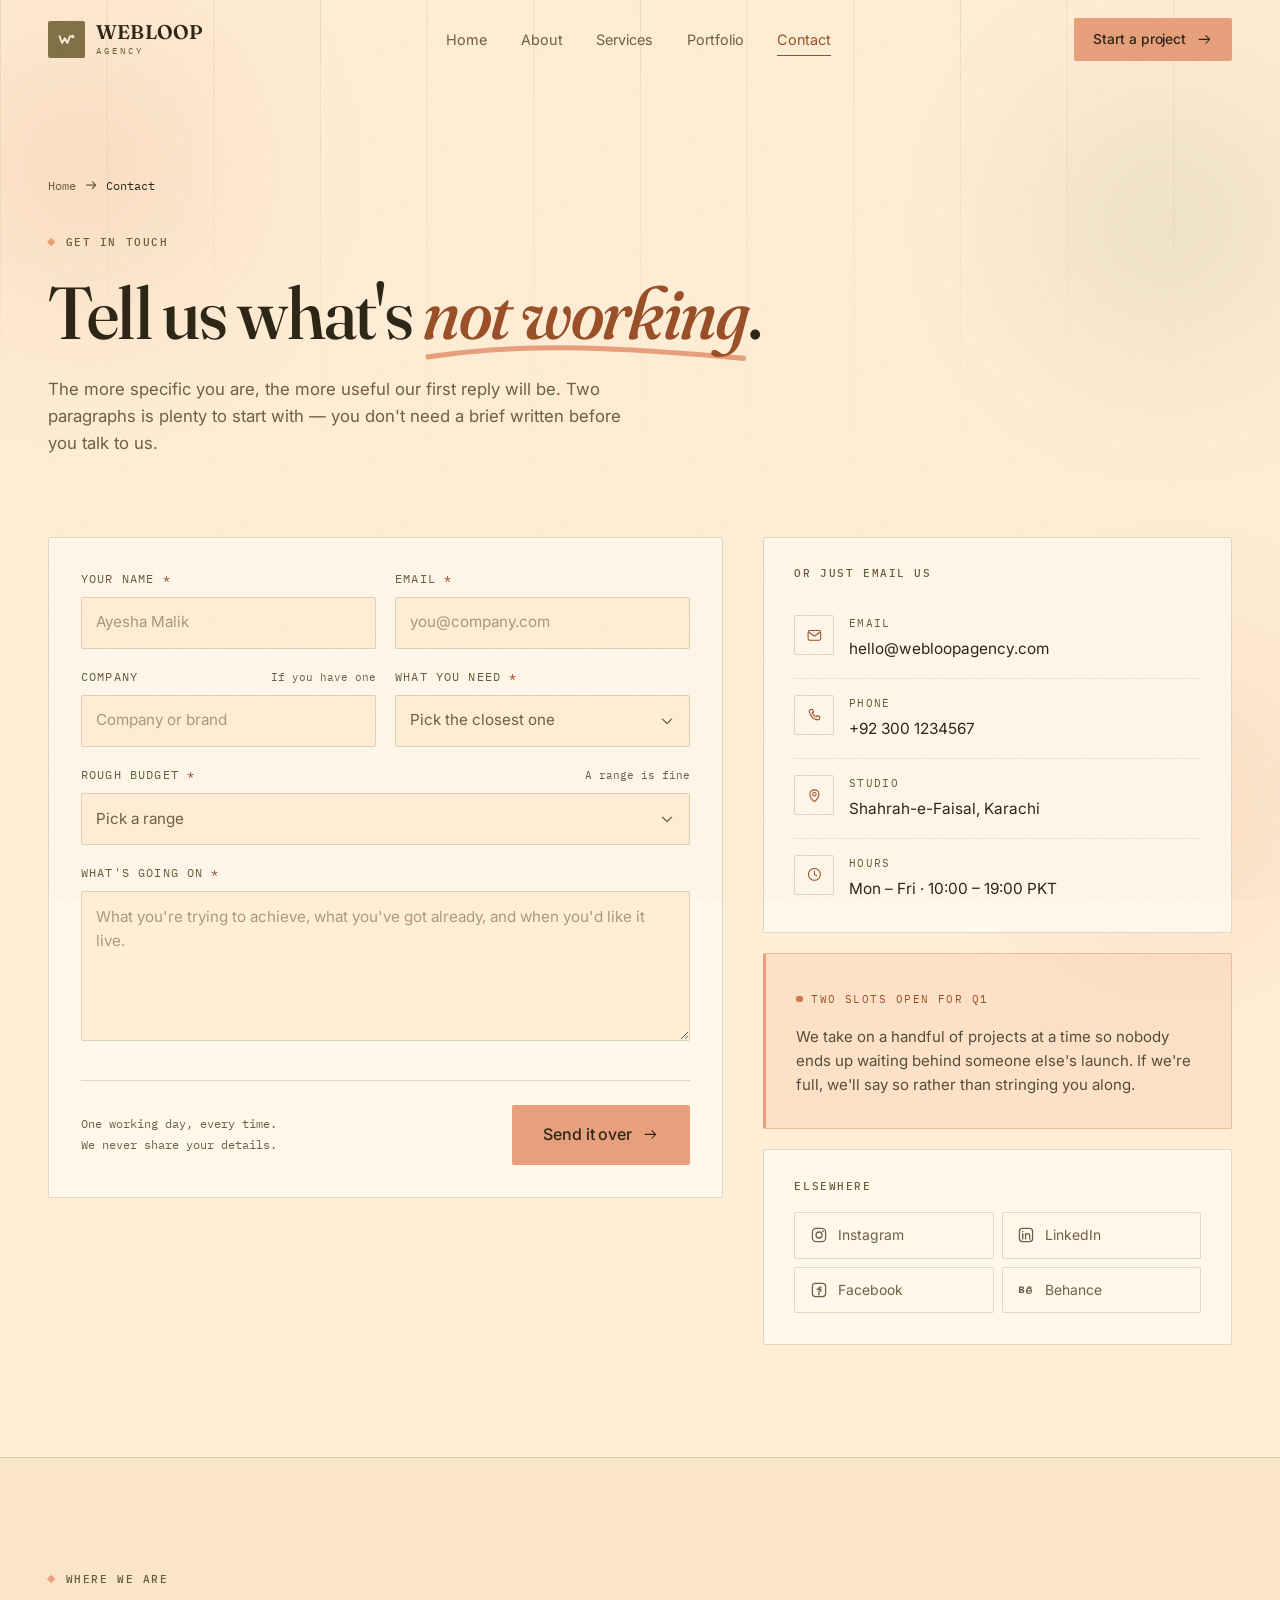
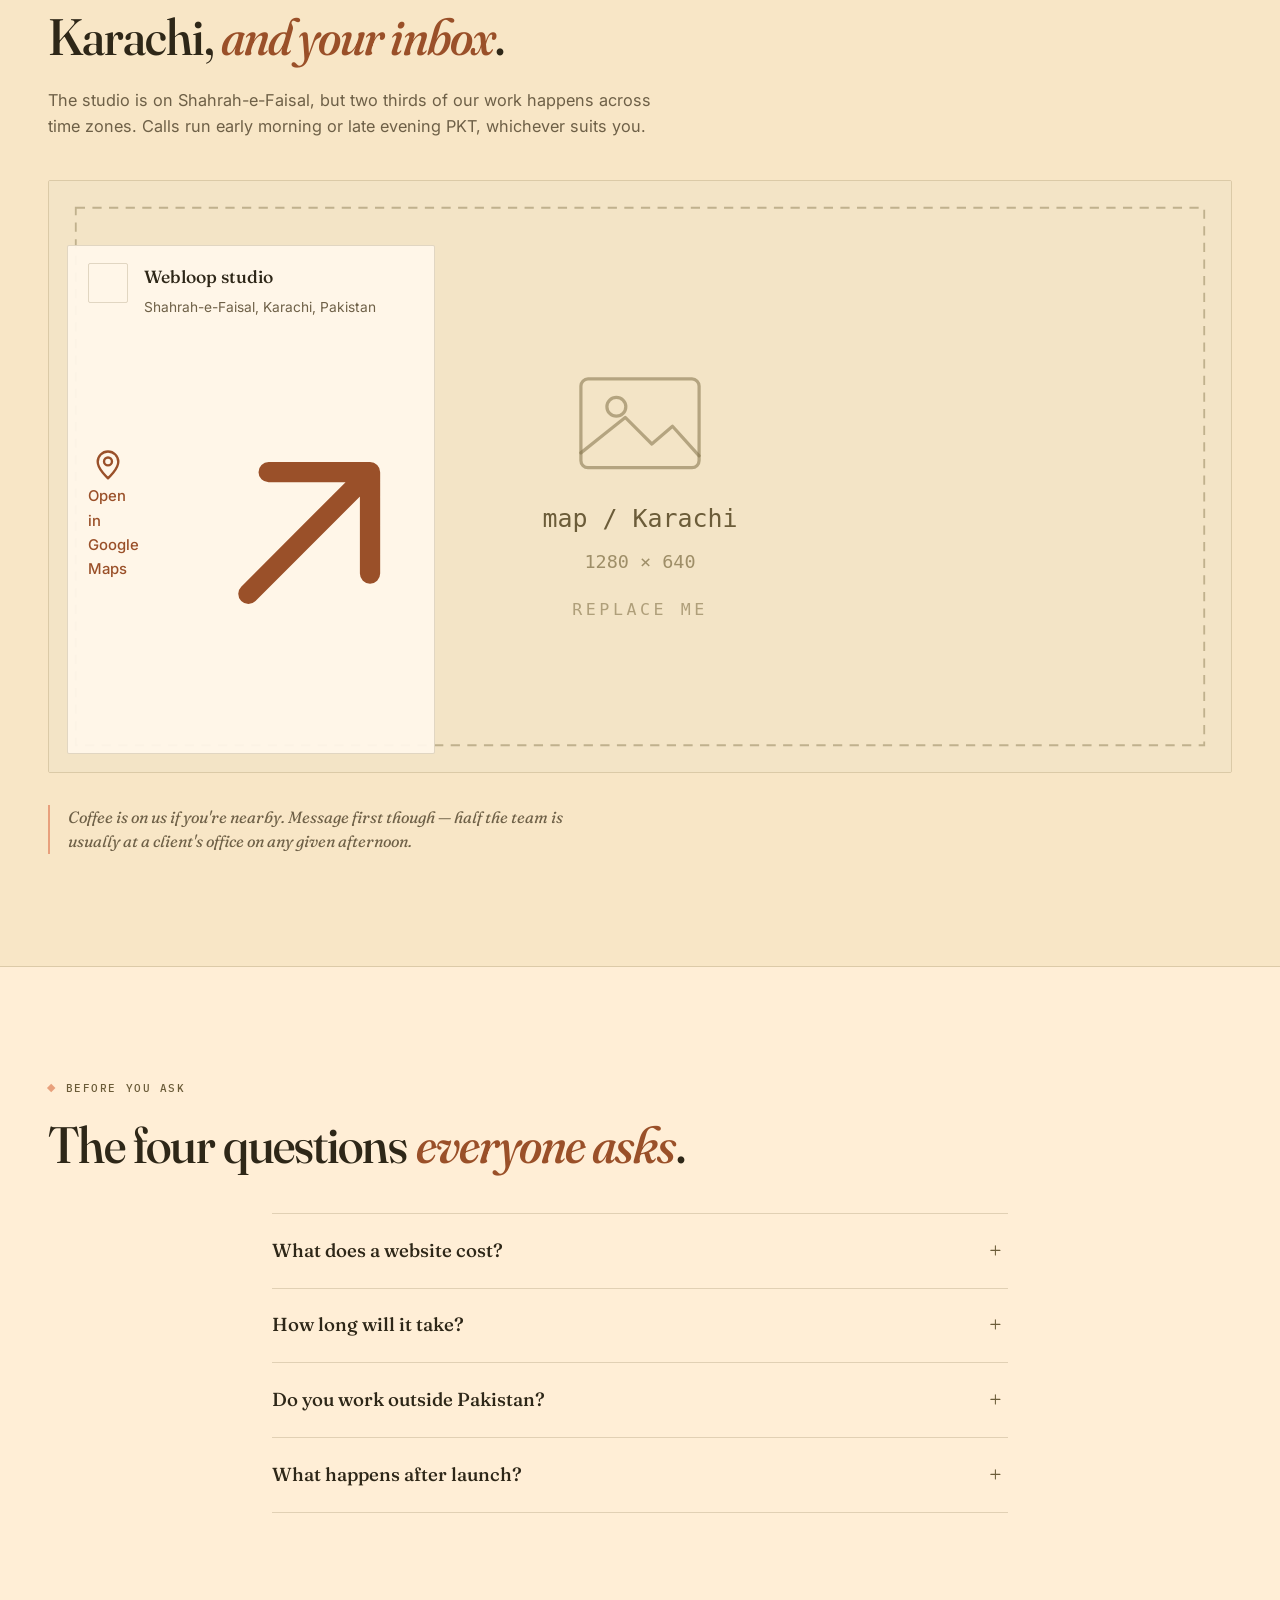
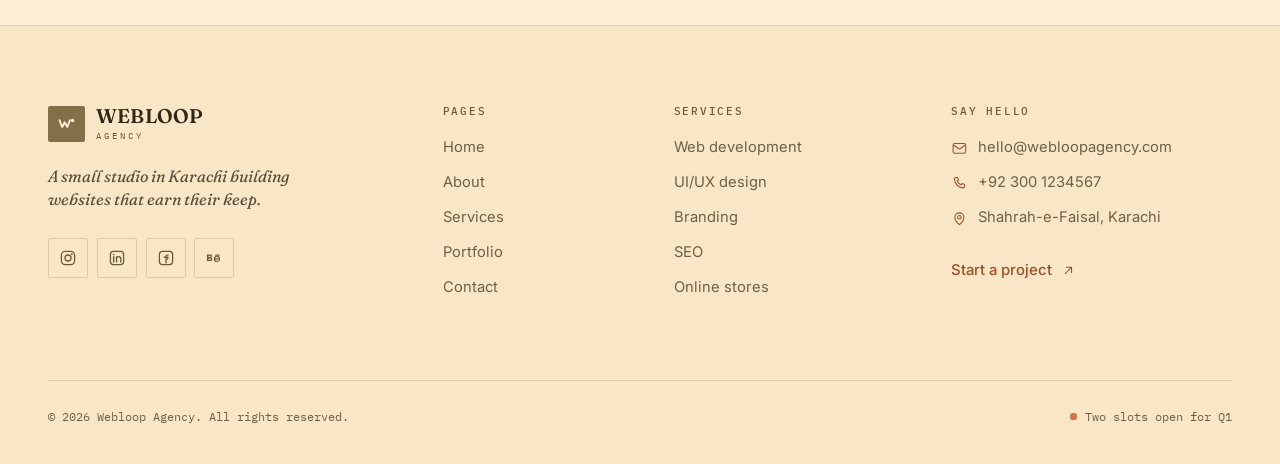
<file: contact.html>
<!doctype html>
<html lang="en">
  <head>
    <meta charset="utf-8" />
    <meta name="viewport" content="width=device-width, initial-scale=1" />
    <title>Contact — Webloop Agency</title>
    <meta
      name="description"
      content="Tell us what's not working. Email hello@webloopagency.com, call +92 300 1234567, or send a brief. We reply to everything within one working day."
    />
    <meta name="author" content="Webloop Agency" />
    <meta name="theme-color" content="#FFEED6" />
    <link rel="canonical" href="https://webloopagency.com/contact.html" />

    <meta property="og:type" content="website" />
    <meta property="og:site_name" content="Webloop Agency" />
    <meta property="og:title" content="Contact — Webloop Agency" />
    <meta property="og:description" content="Tell us what's not working. We reply to every enquiry within one working day." />
    <meta property="og:url" content="https://webloopagency.com/contact.html" />
    <meta name="twitter:card" content="summary_large_image" />

    <link rel="icon" type="image/svg+xml" href="assets/img/favicon.svg" />
    <link rel="preconnect" href="https://fonts.googleapis.com" />
    <link rel="preconnect" href="https://fonts.gstatic.com" crossorigin />
    <link
      href="https://fonts.googleapis.com/css2?family=Fraunces:ital,opsz,wght@0,9..144,400..700;1,9..144,400..700&family=IBM+Plex+Mono:wght@400;500&family=Inter:wght@400;500;600&display=swap"
      rel="stylesheet"
    />
    <link rel="stylesheet" href="assets/css/style.css?v=4" />
  </head>

  <body>
    <div class="preloader" aria-hidden="true">
      <div class="preloader__inner">
        <span class="preloader__mark">
          <svg viewBox="0 0 24 24" width="30" height="30" fill="none" aria-hidden="true">
            <path d="M4 8.2 7 16l3-5.4 3 5.4 3-7.8" stroke="currentColor" stroke-width="2.1" stroke-linecap="round" stroke-linejoin="round" />
            <circle cx="19" cy="8.6" r="1.9" fill="currentColor" />
          </svg>
        </span>
        <span style="display: flex; flex-direction: column; align-items: center">
          <span class="preloader__word">WEBLOOP</span>
          <span class="preloader__track"><span class="preloader__fill"></span></span>
        </span>
      </div>
    </div>

    <a class="skip-link" href="#main">Skip to content</a>

    <header class="navbar">
      <nav class="shell navbar__inner" aria-label="Primary">
        <a class="logo" href="index.html" aria-label="Webloop Agency — home">
          <span class="logo__mark">
            <svg viewBox="0 0 24 24" width="21" height="21" fill="none" aria-hidden="true">
              <path d="M4 8.2 7 16l3-5.4 3 5.4 3-7.8" stroke="currentColor" stroke-width="2.1" stroke-linecap="round" stroke-linejoin="round" />
              <circle cx="19" cy="8.6" r="1.9" fill="currentColor" />
            </svg>
          </span>
          <span class="logo__text">
            <span class="logo__name">WEBLOOP</span>
            <span class="logo__label">AGENCY</span>
          </span>
        </a>

        <ul class="nav-links">
          <li><a href="index.html">Home</a></li>
          <li><a href="about.html">About</a></li>
          <li><a href="services.html">Services</a></li>
          <li><a href="portfolio.html">Portfolio</a></li>
          <li><a href="contact.html" aria-current="page">Contact</a></li>
        </ul>

        <div class="navbar__cta">
          <a class="btn btn--primary btn--sm" href="#contact-form">
            Start a project
            <svg class="ic ic--sm" viewBox="0 0 24 24" aria-hidden="true"><path d="M4.5 12h15m-5.5-5.5L19.5 12 14 17.5" /></svg>
          </a>
        </div>

        <button class="nav-toggle" type="button" aria-expanded="false" aria-controls="mobile-menu" aria-label="Open menu">
          <svg class="ic nav-toggle__open" viewBox="0 0 24 24" aria-hidden="true"><path d="M4 7.5h16M4 12h16M4 16.5h10" /></svg>
          <svg class="ic nav-toggle__close" viewBox="0 0 24 24" aria-hidden="true"><path d="m6 6 12 12M18 6 6 18" /></svg>
        </button>
      </nav>
      <span class="navbar__progress"></span>
    </header>

    <div class="mobile-menu" id="mobile-menu" hidden>
      <ul class="mobile-menu__list">
        <li><a href="index.html" style="animation-delay: 60ms">Home <svg class="ic" viewBox="0 0 24 24" aria-hidden="true"><path d="M7.5 16.5 16.5 7.5m0 0H9m7.5 0V15" /></svg></a></li>
        <li><a href="about.html" style="animation-delay: 120ms">About <svg class="ic" viewBox="0 0 24 24" aria-hidden="true"><path d="M7.5 16.5 16.5 7.5m0 0H9m7.5 0V15" /></svg></a></li>
        <li><a href="services.html" style="animation-delay: 180ms">Services <svg class="ic" viewBox="0 0 24 24" aria-hidden="true"><path d="M7.5 16.5 16.5 7.5m0 0H9m7.5 0V15" /></svg></a></li>
        <li><a href="portfolio.html" style="animation-delay: 240ms">Portfolio <svg class="ic" viewBox="0 0 24 24" aria-hidden="true"><path d="M7.5 16.5 16.5 7.5m0 0H9m7.5 0V15" /></svg></a></li>
        <li><a href="contact.html" aria-current="page" style="animation-delay: 300ms">Contact <svg class="ic" viewBox="0 0 24 24" aria-hidden="true"><path d="M7.5 16.5 16.5 7.5m0 0H9m7.5 0V15" /></svg></a></li>
      </ul>

      <div class="mobile-menu__foot">
        <a class="btn btn--primary btn--lg btn--block" href="#contact-form">
          Start a project
          <svg class="ic ic--sm" viewBox="0 0 24 24" aria-hidden="true"><path d="M4.5 12h15m-5.5-5.5L19.5 12 14 17.5" /></svg>
        </a>
        <div class="mobile-menu__contact">
          <a href="mailto:hello@webloopagency.com">hello@webloopagency.com</a>
          <a href="tel:+923001234567">+92 300 1234567</a>
          <span>Shahrah-e-Faisal, Karachi</span>
        </div>
        <div class="socials">
          <a href="https://instagram.com/webloopagency" target="_blank" rel="noreferrer noopener" aria-label="Webloop Agency on Instagram">
            <svg viewBox="0 0 24 24" width="19" height="19" aria-hidden="true"><rect x="3.2" y="3.2" width="17.6" height="17.6" rx="5.2" fill="none" stroke="currentColor" stroke-width="1.7" /><circle cx="12" cy="12" r="4" fill="none" stroke="currentColor" stroke-width="1.7" /><circle cx="17.1" cy="6.9" r="1.2" fill="currentColor" /></svg>
          </a>
          <a href="https://linkedin.com/company/webloopagency" target="_blank" rel="noreferrer noopener" aria-label="Webloop Agency on LinkedIn">
            <svg viewBox="0 0 24 24" width="19" height="19" fill="none" stroke="currentColor" stroke-width="1.7" stroke-linecap="round" stroke-linejoin="round" aria-hidden="true"><rect x="3.2" y="3.2" width="17.6" height="17.6" rx="4" /><path d="M7.6 10.2v7M7.6 7.2v.1" stroke-width="1.9" /><path d="M11.4 17.2v-7m0 2.2c.5-1.4 1.7-2.2 3-2.2 1.7 0 2.6 1.1 2.6 3v4.2" /></svg>
          </a>
          <a href="https://facebook.com/webloopagency" target="_blank" rel="noreferrer noopener" aria-label="Webloop Agency on Facebook">
            <svg viewBox="0 0 24 24" width="19" height="19" fill="none" stroke="currentColor" stroke-width="1.7" stroke-linecap="round" stroke-linejoin="round" aria-hidden="true"><rect x="3.2" y="3.2" width="17.6" height="17.6" rx="4" /><path d="M14.8 8.2h-1.3c-1 0-1.5.6-1.5 1.6V11h2.6l-.4 2.6h-2.2v5" /><path d="M9.6 11h2.4" /></svg>
          </a>
          <a href="https://behance.net/webloopagency" target="_blank" rel="noreferrer noopener" aria-label="Webloop Agency on Behance">
            <svg viewBox="0 0 24 24" width="19" height="19" aria-hidden="true"><path d="M2.6 7.4h4.3c1.6 0 2.5.8 2.5 2 0 1-.6 1.7-1.5 1.9 1.2.2 1.9 1 1.9 2.2 0 1.5-1.1 2.5-3 2.5H2.6V7.4Zm2 3.3h1.9c.7 0 1-.3 1-.8s-.3-.8-1-.8H4.6v1.6Zm0 3.7h2.1c.8 0 1.2-.3 1.2-.9s-.4-.9-1.2-.9H4.6v1.8Z" fill="currentColor" /><path d="M14.2 8.2h4.6" fill="none" stroke="currentColor" stroke-width="1.5" stroke-linecap="round" /><path d="M12.6 13.1h6.8c0-2-1.3-3.4-3.3-3.4s-3.5 1.5-3.5 3.5 1.4 3.5 3.5 3.5c1.5 0 2.7-.7 3.1-1.9" fill="none" stroke="currentColor" stroke-width="1.5" stroke-linecap="round" stroke-linejoin="round" /></svg>
          </a>
        </div>
      </div>
    </div>

    <main id="main" class="page-enter">
      <!-- ===================================================== Page hero -->
      <section class="page-hero">
        <div class="grid-lines"></div>
        <div class="glow glow--accent" style="left: -10%; top: -8%; width: 420px; height: 420px"></div>
        <div class="glow glow--violet" style="right: -6%; top: 6%; width: 380px; height: 380px"></div>

        <div class="shell section__inner">
          <nav class="breadcrumb" aria-label="Breadcrumb">
            <a href="index.html">Home</a>
            <svg class="ic ic--xs" viewBox="0 0 24 24" aria-hidden="true"><path d="M4.5 12h15m-5.5-5.5L19.5 12 14 17.5" /></svg>
            <span aria-current="page">Contact</span>
          </nav>

          <span class="eyebrow" style="animation: fade-up 0.7s var(--ease) both 60ms">Get in touch</span>
          <h1 class="page-hero__title" style="animation: fade-up 0.8s var(--ease) both 140ms">
            Tell us what's <em>not working</em>.
          </h1>
          <p class="page-hero__lead" style="animation: fade-up 0.8s var(--ease) both 220ms">
            The more specific you are, the more useful our first reply will be. Two paragraphs is
            plenty to start with — you don't need a brief written before you talk to us.
          </p>
        </div>
      </section>

      <!-- ================================================== Form + aside -->
      <section class="section" style="padding-top: 0">
        <div class="glow glow--accent" style="right: -8%; top: 6%; width: 420px; height: 420px"></div>

        <div class="shell section__inner split--form" style="display: grid; gap: 2.5rem">
          <div class="reveal">
            <form class="form glass" id="contact-form" novalidate aria-label="Project enquiry form">
              <div class="form__grid">
                <div class="field">
                  <div class="field__top">
                    <label for="name">Your name <span aria-hidden="true">*</span></label>
                  </div>
                  <div class="field__control">
                    <input id="name" name="name" type="text" autocomplete="name" placeholder="Ayesha Malik" required />
                  </div>
                  <p class="field__error" role="alert"></p>
                </div>

                <div class="field">
                  <div class="field__top">
                    <label for="email">Email <span aria-hidden="true">*</span></label>
                  </div>
                  <div class="field__control">
                    <input id="email" name="email" type="email" autocomplete="email" placeholder="you@company.com" required />
                  </div>
                  <p class="field__error" role="alert"></p>
                </div>

                <div class="field">
                  <div class="field__top">
                    <label for="company">Company</label>
                    <span class="field__hint">If you have one</span>
                  </div>
                  <div class="field__control">
                    <input id="company" name="company" type="text" autocomplete="organization" placeholder="Company or brand" />
                  </div>
                </div>

                <div class="field">
                  <div class="field__top">
                    <label for="service">What you need <span aria-hidden="true">*</span></label>
                  </div>
                  <div class="field__control">
                    <select id="service" name="service" required>
                      <option value="">Pick the closest one</option>
                      <option value="Web Development">Web Development</option>
                      <option value="UI/UX Design">UI/UX Design</option>
                      <option value="E-Commerce Development">Online store</option>
                      <option value="Branding">Branding</option>
                      <option value="SEO">SEO</option>
                      <option value="Digital Marketing">Digital marketing</option>
                      <option value="Something else">Something else entirely</option>
                    </select>
                    <svg class="field__chevron" viewBox="0 0 24 24" width="18" height="18" fill="none" stroke="currentColor" stroke-width="1.8" stroke-linecap="round" stroke-linejoin="round" aria-hidden="true"><path d="m6 9.5 6 6 6-6" /></svg>
                  </div>
                  <p class="field__error" role="alert"></p>
                </div>

                <div class="field field--full">
                  <div class="field__top">
                    <label for="budget">Rough budget <span aria-hidden="true">*</span></label>
                    <span class="field__hint">A range is fine</span>
                  </div>
                  <div class="field__control">
                    <select id="budget" name="budget" required>
                      <option value="">Pick a range</option>
                      <option value="Under $2,000">Under $2,000</option>
                      <option value="$2,000 – $5,000">$2,000 – $5,000</option>
                      <option value="$5,000 – $10,000">$5,000 – $10,000</option>
                      <option value="$10,000 – $25,000">$10,000 – $25,000</option>
                      <option value="$25,000+">$25,000+</option>
                      <option value="Not sure yet">Genuinely no idea yet</option>
                    </select>
                    <svg class="field__chevron" viewBox="0 0 24 24" width="18" height="18" fill="none" stroke="currentColor" stroke-width="1.8" stroke-linecap="round" stroke-linejoin="round" aria-hidden="true"><path d="m6 9.5 6 6 6-6" /></svg>
                  </div>
                  <p class="field__error" role="alert"></p>
                </div>

                <div class="field field--full">
                  <div class="field__top">
                    <label for="message">What's going on <span aria-hidden="true">*</span></label>
                  </div>
                  <div class="field__control">
                    <textarea id="message" name="message" rows="5" placeholder="What you're trying to achieve, what you've got already, and when you'd like it live." required></textarea>
                  </div>
                  <p class="field__error" role="alert"></p>
                </div>
              </div>

              <div class="form__foot">
                <p class="form__note">One working day, every time.<br />We never share your details.</p>
                <button class="btn btn--primary btn--lg btn--block" type="submit">
                  Send it over
                  <svg class="ic ic--sm" viewBox="0 0 24 24" aria-hidden="true"><path d="M4.5 12h15m-5.5-5.5L19.5 12 14 17.5" /></svg>
                </button>
              </div>
            </form>

            <div class="form-success glass" id="form-success" role="status" aria-live="polite" tabindex="-1" hidden>
              <span class="form-success__mark">
                <svg class="ic ic--xl" viewBox="0 0 24 24" stroke-width="2" aria-hidden="true"><path d="m5 12.5 4.5 4.5L19 6.5" /></svg>
              </span>
              <h3>Thanks, <span id="success-name">there</span>. That's landed.</h3>
              <p>
                One of us will read it properly and come back within a working day — usually with two
                or three questions and an honest view on whether we're the right studio for it.
              </p>
              <div class="form-success__actions">
                <button class="btn btn--secondary" type="button" id="send-another">
                  Send another
                  <svg class="ic ic--sm" viewBox="0 0 24 24" aria-hidden="true"><path d="M12 5.5v13M5.5 12h13" /></svg>
                </button>
                <a class="btn btn--primary" href="portfolio.html">
                  Look at the work meanwhile
                  <svg class="ic ic--sm" viewBox="0 0 24 24" aria-hidden="true"><path d="M4.5 12h15m-5.5-5.5L19.5 12 14 17.5" /></svg>
                </a>
              </div>
            </div>
          </div>

          <div class="stack-lg reveal" data-delay="120">
            <div class="info-card glass">
              <h2 class="info-card__title">Or just email us</h2>
              <dl class="info-list">
                <div class="info-item">
                  <span class="icon-box"><svg class="ic ic--sm" viewBox="0 0 24 24" aria-hidden="true"><rect x="3" y="5" width="18" height="14" rx="2.5" /><path d="m4 7.5 7.1 5a1.6 1.6 0 0 0 1.8 0l7.1-5" /></svg></span>
                  <div><dt>Email</dt><dd><a href="mailto:hello@webloopagency.com">hello@webloopagency.com</a></dd></div>
                </div>
                <div class="info-item">
                  <span class="icon-box"><svg class="ic ic--sm" viewBox="0 0 24 24" aria-hidden="true"><path d="M7.2 3.5h2.1l1.4 3.6-1.8 1.4a11.6 11.6 0 0 0 5.6 5.6l1.4-1.8 3.6 1.4v2.1a2.6 2.6 0 0 1-2.9 2.6C10.5 17.7 6.3 13.5 4.6 6.4a2.6 2.6 0 0 1 2.6-2.9Z" /></svg></span>
                  <div><dt>Phone</dt><dd><a href="tel:+923001234567">+92 300 1234567</a></dd></div>
                </div>
                <div class="info-item">
                  <span class="icon-box"><svg class="ic ic--sm" viewBox="0 0 24 24" aria-hidden="true"><path d="M12 21s6.5-5.6 6.5-10.4A6.5 6.5 0 0 0 5.5 10.6C5.5 15.4 12 21 12 21Z" /><circle cx="12" cy="10.4" r="2.5" /></svg></span>
                  <div><dt>Studio</dt><dd>Shahrah-e-Faisal, Karachi</dd></div>
                </div>
                <div class="info-item">
                  <span class="icon-box"><svg class="ic ic--sm" viewBox="0 0 24 24" aria-hidden="true"><circle cx="12" cy="12" r="8.5" /><path d="M12 7.2V12l3.2 2" /></svg></span>
                  <div><dt>Hours</dt><dd>Mon – Fri · 10:00 – 19:00 PKT</dd></div>
                </div>
              </dl>
            </div>

            <div class="notice">
              <span class="notice__label"><span class="pulse-dot"></span> Two slots open for Q1</span>
              <p>
                We take on a handful of projects at a time so nobody ends up waiting behind someone
                else's launch. If we're full, we'll say so rather than stringing you along.
              </p>
            </div>

            <div class="info-card glass">
              <h2 class="info-card__title">Elsewhere</h2>
              <div class="social-grid">
                <a href="https://instagram.com/webloopagency" target="_blank" rel="noreferrer noopener">
                  <svg viewBox="0 0 24 24" width="18" height="18" aria-hidden="true"><rect x="3.2" y="3.2" width="17.6" height="17.6" rx="5.2" fill="none" stroke="currentColor" stroke-width="1.7" /><circle cx="12" cy="12" r="4" fill="none" stroke="currentColor" stroke-width="1.7" /><circle cx="17.1" cy="6.9" r="1.2" fill="currentColor" /></svg>
                  Instagram
                </a>
                <a href="https://linkedin.com/company/webloopagency" target="_blank" rel="noreferrer noopener">
                  <svg viewBox="0 0 24 24" width="18" height="18" fill="none" stroke="currentColor" stroke-width="1.7" stroke-linecap="round" stroke-linejoin="round" aria-hidden="true"><rect x="3.2" y="3.2" width="17.6" height="17.6" rx="4" /><path d="M7.6 10.2v7M7.6 7.2v.1" stroke-width="1.9" /><path d="M11.4 17.2v-7m0 2.2c.5-1.4 1.7-2.2 3-2.2 1.7 0 2.6 1.1 2.6 3v4.2" /></svg>
                  LinkedIn
                </a>
                <a href="https://facebook.com/webloopagency" target="_blank" rel="noreferrer noopener">
                  <svg viewBox="0 0 24 24" width="18" height="18" fill="none" stroke="currentColor" stroke-width="1.7" stroke-linecap="round" stroke-linejoin="round" aria-hidden="true"><rect x="3.2" y="3.2" width="17.6" height="17.6" rx="4" /><path d="M14.8 8.2h-1.3c-1 0-1.5.6-1.5 1.6V11h2.6l-.4 2.6h-2.2v5" /><path d="M9.6 11h2.4" /></svg>
                  Facebook
                </a>
                <a href="https://behance.net/webloopagency" target="_blank" rel="noreferrer noopener">
                  <svg viewBox="0 0 24 24" width="18" height="18" aria-hidden="true"><path d="M2.6 7.4h4.3c1.6 0 2.5.8 2.5 2 0 1-.6 1.7-1.5 1.9 1.2.2 1.9 1 1.9 2.2 0 1.5-1.1 2.5-3 2.5H2.6V7.4Zm2 3.3h1.9c.7 0 1-.3 1-.8s-.3-.8-1-.8H4.6v1.6Zm0 3.7h2.1c.8 0 1.2-.3 1.2-.9s-.4-.9-1.2-.9H4.6v1.8Z" fill="currentColor" /><path d="M14.2 8.2h4.6" fill="none" stroke="currentColor" stroke-width="1.5" stroke-linecap="round" /><path d="M12.6 13.1h6.8c0-2-1.3-3.4-3.3-3.4s-3.5 1.5-3.5 3.5 1.4 3.5 3.5 3.5c1.5 0 2.7-.7 3.1-1.9" fill="none" stroke="currentColor" stroke-width="1.5" stroke-linecap="round" stroke-linejoin="round" /></svg>
                  Behance
                </a>
              </div>
            </div>
          </div>
        </div>
      </section>

      <!-- =========================================================== Map -->
      <section class="section section--alt">
        <div class="shell section__inner">
          <div class="heading">
            <span class="eyebrow reveal">Where we are</span>
            <h2 class="heading__title reveal" data-delay="80">Karachi, <em>and your inbox</em>.</h2>
            <p class="heading__lead reveal" data-delay="160">
              The studio is on Shahrah-e-Faisal, but two thirds of our work happens across time zones.
              Calls run early morning or late evening PKT, whichever suits you.
            </p>
          </div>

          <figure class="map reveal mt-3" data-delay="140">
            <img src="assets/img/map/karachi.svg" alt="Map showing the Webloop Agency studio in Karachi" width="1280" height="640" loading="lazy" />

            <div class="map__card glass">
              <div style="display: flex; align-items: flex-start; gap: 1rem">
                <span class="icon-box" style="width: 2.5rem; height: 2.5rem">
                  <svg class="ic ic--sm" viewBox="0 0 24 24" aria-hidden="true"><path d="M12 21s6.5-5.6 6.5-10.4A6.5 6.5 0 0 0 5.5 10.6C5.5 15.4 12 21 12 21Z" /><circle cx="12" cy="10.4" r="2.5" /></svg>
                </span>
                <div>
                  <strong>Webloop studio</strong>
                  <p>Shahrah-e-Faisal, Karachi, Pakistan</p>
                </div>
              </div>
              <a class="link-arrow" href="https://www.google.com/maps/search/?api=1&amp;query=Shahrah-e-Faisal%2C+Karachi" target="_blank" rel="noreferrer noopener">
                Open in Google Maps
                <svg class="ic ic--sm" viewBox="0 0 24 24" aria-hidden="true"><path d="M7.5 16.5 16.5 7.5m0 0H9m7.5 0V15" /></svg>
              </a>
            </div>
          </figure>

          <p class="note reveal">
            Coffee is on us if you're nearby. Message first though — half the team is usually at a
            client's office on any given afternoon.
          </p>
        </div>
      </section>

      <!-- =========================================================== FAQ -->
      <section class="section">
        <div class="shell">
          <div class="heading">
            <span class="eyebrow reveal">Before you ask</span>
            <h2 class="heading__title reveal" data-delay="80">The four questions <em>everyone asks</em>.</h2>
          </div>

          <div class="faq mt-3">
            <details class="reveal">
              <summary>
                What does a website cost?
                <span><svg class="ic ic--sm" viewBox="0 0 24 24" aria-hidden="true"><path d="M12 5.5v13M5.5 12h13" /></svg></span>
              </summary>
              <p>Most marketing sites land between $2,000 and $10,000, depending on page count, how much of the design is custom, and what it needs to connect to. Stores and product work usually start higher. You get a fixed quote after the first call — no hourly creep, no surprise invoice in month three.</p>
            </details>

            <details class="reveal" data-delay="80">
              <summary>
                How long will it take?
                <span><svg class="ic ic--sm" viewBox="0 0 24 24" aria-hidden="true"><path d="M12 5.5v13M5.5 12h13" /></svg></span>
              </summary>
              <p>A focused marketing site takes four to six weeks from kickoff. Bigger builds with a custom design system or e-commerce run eight to twelve. You'll see a week-by-week plan before anyone signs anything, and we'll tell you if we think the date is unrealistic.</p>
            </details>

            <details class="reveal" data-delay="160">
              <summary>
                Do you work outside Pakistan?
                <span><svg class="ic ic--sm" viewBox="0 0 24 24" aria-hidden="true"><path d="M12 5.5v13M5.5 12h13" /></svg></span>
              </summary>
              <p>Two thirds of our work is international — mostly the UAE, the UK and Canada. We shift call times to your zone and everything else runs through shared docs and one project channel, so nobody is waiting overnight for an answer.</p>
            </details>

            <details class="reveal" data-delay="240">
              <summary>
                What happens after launch?
                <span><svg class="ic ic--sm" viewBox="0 0 24 24" aria-hidden="true"><path d="M12 5.5v13M5.5 12h13" /></svg></span>
              </summary>
              <p>Documentation, a walkthrough recording, and thirty days of support are included. After that most clients move to a monthly retainer for improvements, content and SEO — but it's genuinely optional, and plenty of people take the site and run it themselves.</p>
            </details>
          </div>
        </div>
      </section>
    </main>

    <footer class="footer">
      <div class="shell">
        <div class="footer__grid">
          <div class="footer__about">
            <a class="logo" href="index.html" aria-label="Webloop Agency — home">
              <span class="logo__mark">
                <svg viewBox="0 0 24 24" width="21" height="21" fill="none" aria-hidden="true">
                  <path d="M4 8.2 7 16l3-5.4 3 5.4 3-7.8" stroke="currentColor" stroke-width="2.1" stroke-linecap="round" stroke-linejoin="round" />
                  <circle cx="19" cy="8.6" r="1.9" fill="currentColor" />
                </svg>
              </span>
              <span class="logo__text">
                <span class="logo__name">WEBLOOP</span>
                <span class="logo__label">AGENCY</span>
              </span>
            </a>
            <p>A small studio in Karachi building websites that earn their keep.</p>
            <div class="socials">
              <a href="https://instagram.com/webloopagency" target="_blank" rel="noreferrer noopener" aria-label="Webloop Agency on Instagram">
                <svg viewBox="0 0 24 24" width="18" height="18" aria-hidden="true"><rect x="3.2" y="3.2" width="17.6" height="17.6" rx="5.2" fill="none" stroke="currentColor" stroke-width="1.7" /><circle cx="12" cy="12" r="4" fill="none" stroke="currentColor" stroke-width="1.7" /><circle cx="17.1" cy="6.9" r="1.2" fill="currentColor" /></svg>
              </a>
              <a href="https://linkedin.com/company/webloopagency" target="_blank" rel="noreferrer noopener" aria-label="Webloop Agency on LinkedIn">
                <svg viewBox="0 0 24 24" width="18" height="18" fill="none" stroke="currentColor" stroke-width="1.7" stroke-linecap="round" stroke-linejoin="round" aria-hidden="true"><rect x="3.2" y="3.2" width="17.6" height="17.6" rx="4" /><path d="M7.6 10.2v7M7.6 7.2v.1" stroke-width="1.9" /><path d="M11.4 17.2v-7m0 2.2c.5-1.4 1.7-2.2 3-2.2 1.7 0 2.6 1.1 2.6 3v4.2" /></svg>
              </a>
              <a href="https://facebook.com/webloopagency" target="_blank" rel="noreferrer noopener" aria-label="Webloop Agency on Facebook">
                <svg viewBox="0 0 24 24" width="18" height="18" fill="none" stroke="currentColor" stroke-width="1.7" stroke-linecap="round" stroke-linejoin="round" aria-hidden="true"><rect x="3.2" y="3.2" width="17.6" height="17.6" rx="4" /><path d="M14.8 8.2h-1.3c-1 0-1.5.6-1.5 1.6V11h2.6l-.4 2.6h-2.2v5" /><path d="M9.6 11h2.4" /></svg>
              </a>
              <a href="https://behance.net/webloopagency" target="_blank" rel="noreferrer noopener" aria-label="Webloop Agency on Behance">
                <svg viewBox="0 0 24 24" width="18" height="18" aria-hidden="true"><path d="M2.6 7.4h4.3c1.6 0 2.5.8 2.5 2 0 1-.6 1.7-1.5 1.9 1.2.2 1.9 1 1.9 2.2 0 1.5-1.1 2.5-3 2.5H2.6V7.4Zm2 3.3h1.9c.7 0 1-.3 1-.8s-.3-.8-1-.8H4.6v1.6Zm0 3.7h2.1c.8 0 1.2-.3 1.2-.9s-.4-.9-1.2-.9H4.6v1.8Z" fill="currentColor" /><path d="M14.2 8.2h4.6" fill="none" stroke="currentColor" stroke-width="1.5" stroke-linecap="round" /><path d="M12.6 13.1h6.8c0-2-1.3-3.4-3.3-3.4s-3.5 1.5-3.5 3.5 1.4 3.5 3.5 3.5c1.5 0 2.7-.7 3.1-1.9" fill="none" stroke="currentColor" stroke-width="1.5" stroke-linecap="round" stroke-linejoin="round" /></svg>
              </a>
            </div>
          </div>

          <nav aria-label="Footer navigation">
            <h2>Pages</h2>
            <ul class="footer__list">
              <li><a href="index.html">Home</a></li>
              <li><a href="about.html">About</a></li>
              <li><a href="services.html">Services</a></li>
              <li><a href="portfolio.html">Portfolio</a></li>
              <li><a href="contact.html">Contact</a></li>
            </ul>
          </nav>

          <nav aria-label="Footer services">
            <h2>Services</h2>
            <ul class="footer__list">
              <li><a href="services.html#web-development">Web development</a></li>
              <li><a href="services.html#ui-ux-design">UI/UX design</a></li>
              <li><a href="services.html#branding">Branding</a></li>
              <li><a href="services.html#seo">SEO</a></li>
              <li><a href="services.html#ecommerce-development">Online stores</a></li>
            </ul>
          </nav>

          <div>
            <h2>Say hello</h2>
            <ul class="footer__list">
              <li>
                <svg class="ic ic--sm" viewBox="0 0 24 24" aria-hidden="true"><rect x="3" y="5" width="18" height="14" rx="2.5" /><path d="m4 7.5 7.1 5a1.6 1.6 0 0 0 1.8 0l7.1-5" /></svg>
                <a href="mailto:hello@webloopagency.com">hello@webloopagency.com</a>
              </li>
              <li>
                <svg class="ic ic--sm" viewBox="0 0 24 24" aria-hidden="true"><path d="M7.2 3.5h2.1l1.4 3.6-1.8 1.4a11.6 11.6 0 0 0 5.6 5.6l1.4-1.8 3.6 1.4v2.1a2.6 2.6 0 0 1-2.9 2.6C10.5 17.7 6.3 13.5 4.6 6.4a2.6 2.6 0 0 1 2.6-2.9Z" /></svg>
                <a href="tel:+923001234567">+92 300 1234567</a>
              </li>
              <li>
                <svg class="ic ic--sm" viewBox="0 0 24 24" aria-hidden="true"><path d="M12 21s6.5-5.6 6.5-10.4A6.5 6.5 0 0 0 5.5 10.6C5.5 15.4 12 21 12 21Z" /><circle cx="12" cy="10.4" r="2.5" /></svg>
                Shahrah-e-Faisal, Karachi
              </li>
            </ul>
            <a class="link-arrow" href="#contact-form" style="margin-top: 1.75rem">
              Start a project
              <svg class="ic ic--sm" viewBox="0 0 24 24" aria-hidden="true"><path d="M7.5 16.5 16.5 7.5m0 0H9m7.5 0V15" /></svg>
            </a>
          </div>
        </div>

        <div class="footer__bottom">
          <p>&copy; <span data-year>2026</span> Webloop Agency. All rights reserved.</p>
          <p class="footer__status"><span class="pulse-dot"></span> Two slots open for Q1</p>
        </div>
      </div>
    </footer>

    <button class="to-top" type="button" aria-label="Back to top">
      <svg class="ic ic--sm" viewBox="0 0 24 24" aria-hidden="true"><path d="M12 19.5v-15M6.5 10 12 4.5 17.5 10" /></svg>
    </button>

    <script src="assets/js/main.js?v=4" defer></script>
  </body>
</html>
</file>
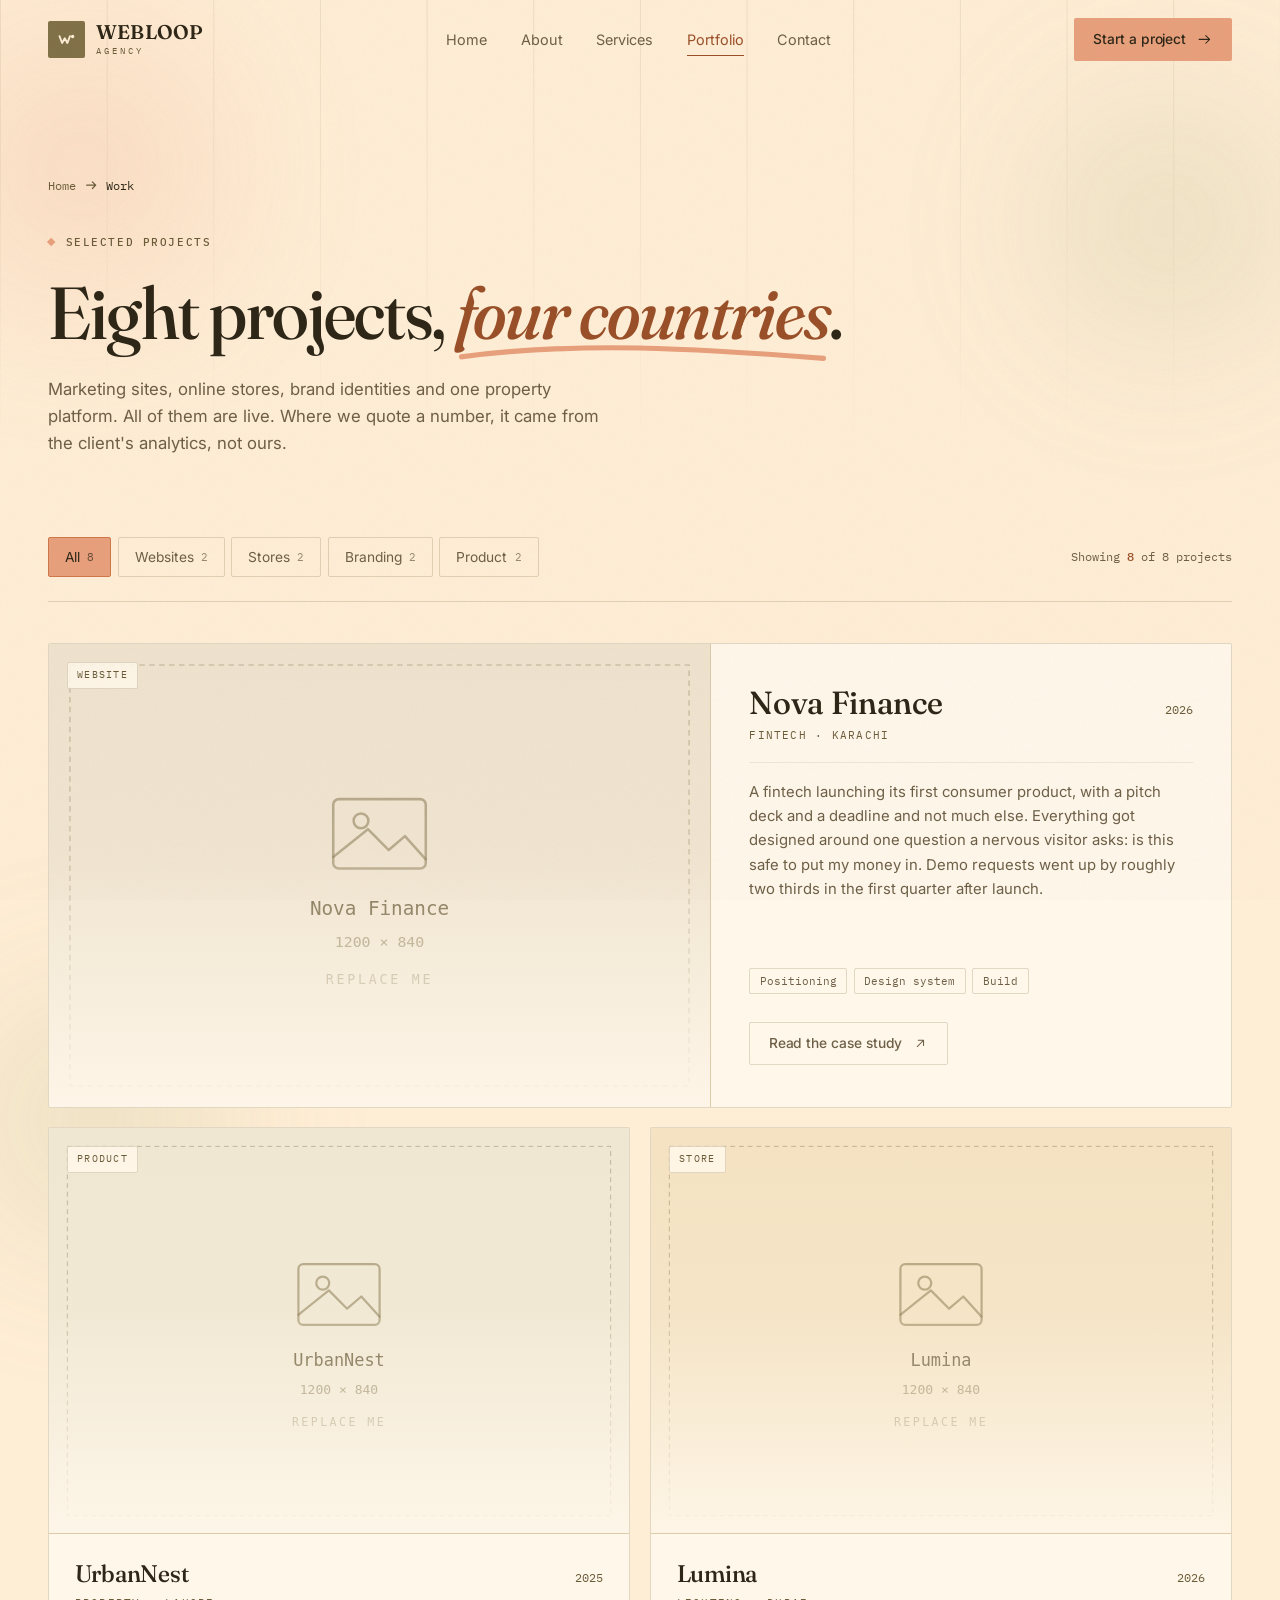
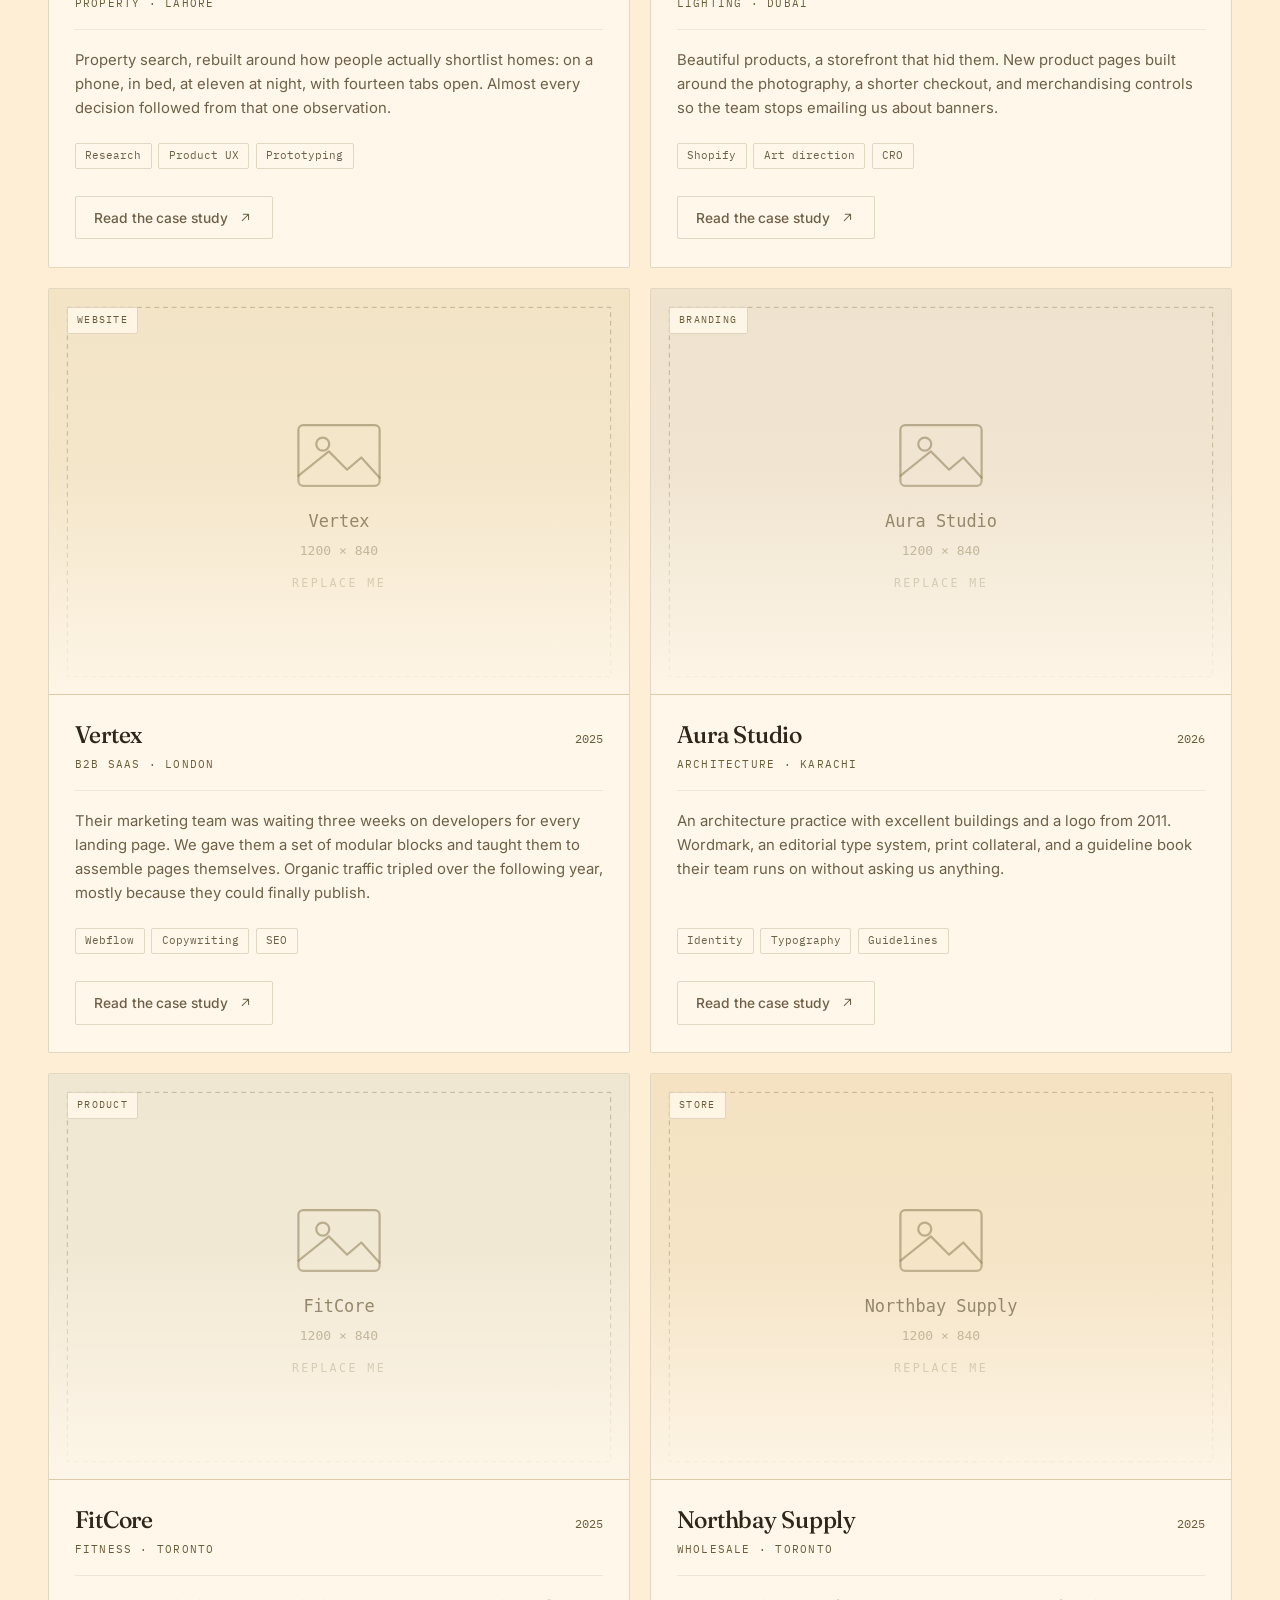
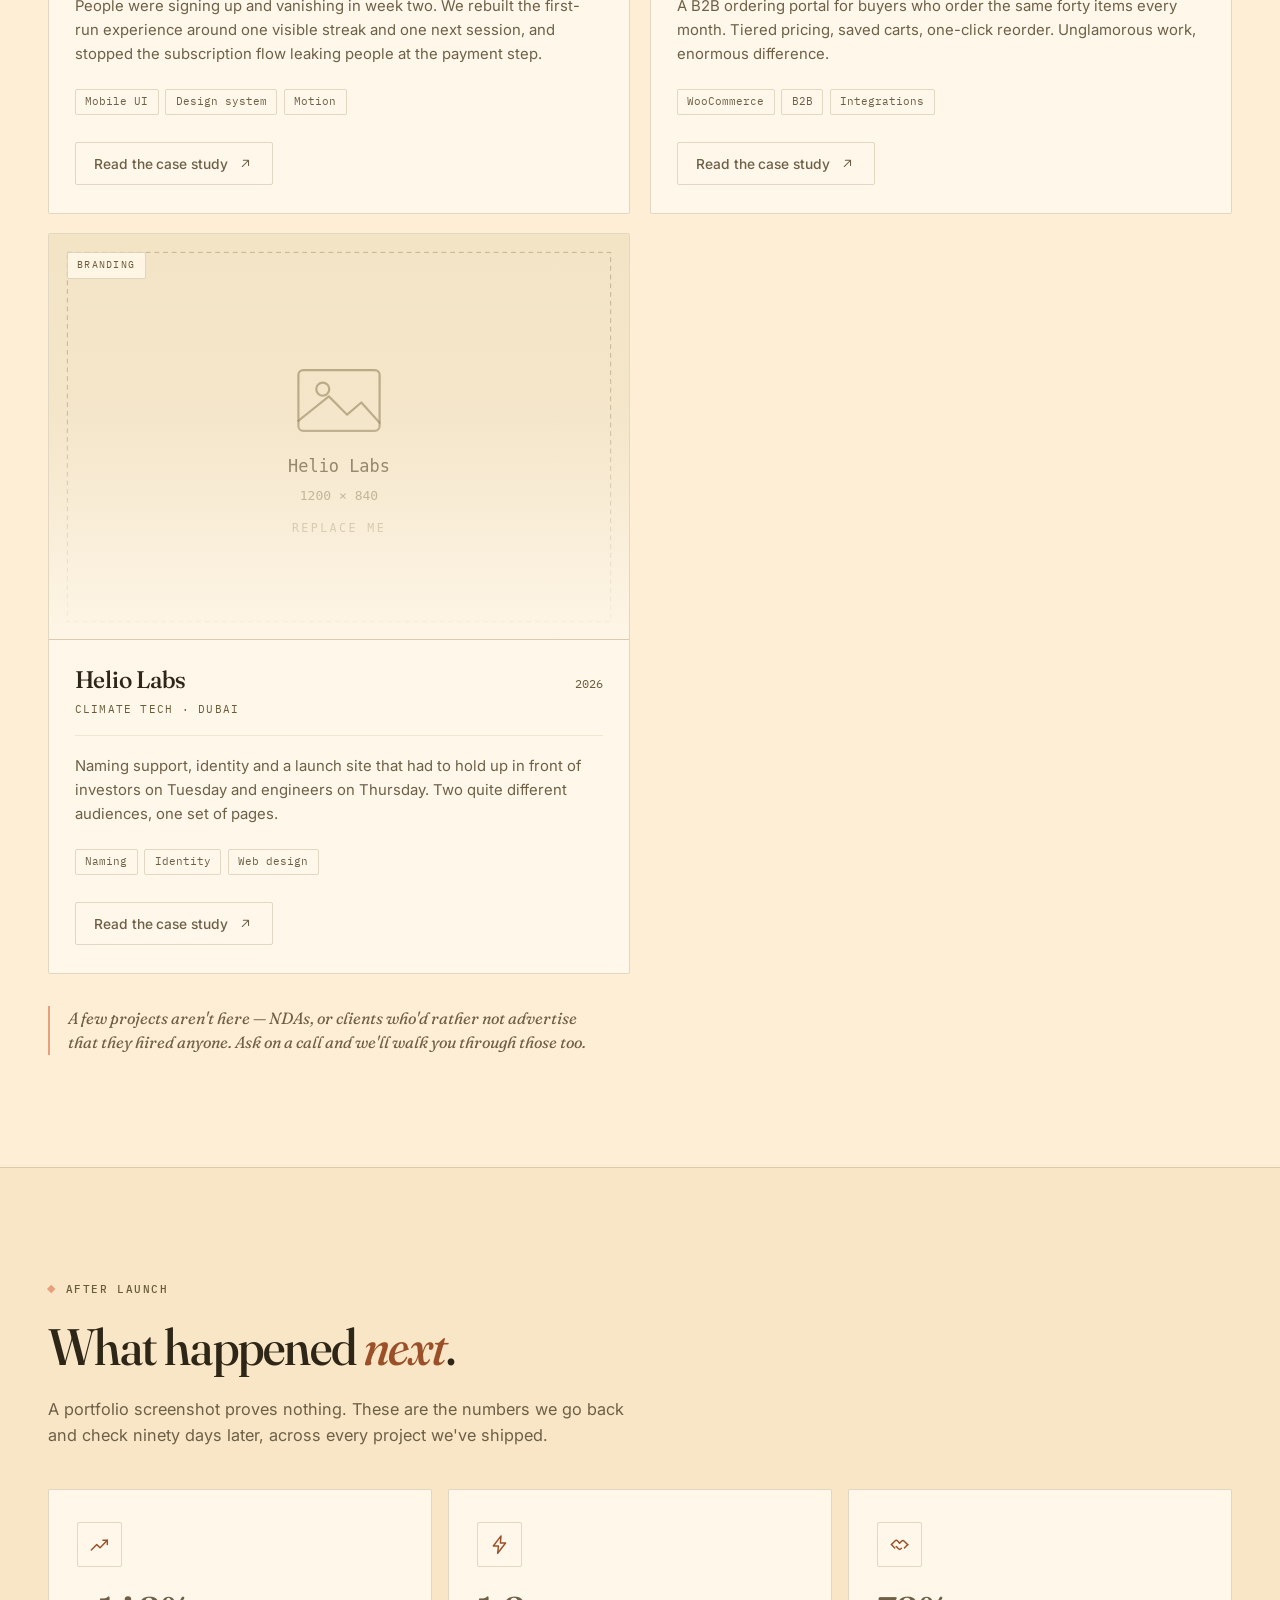
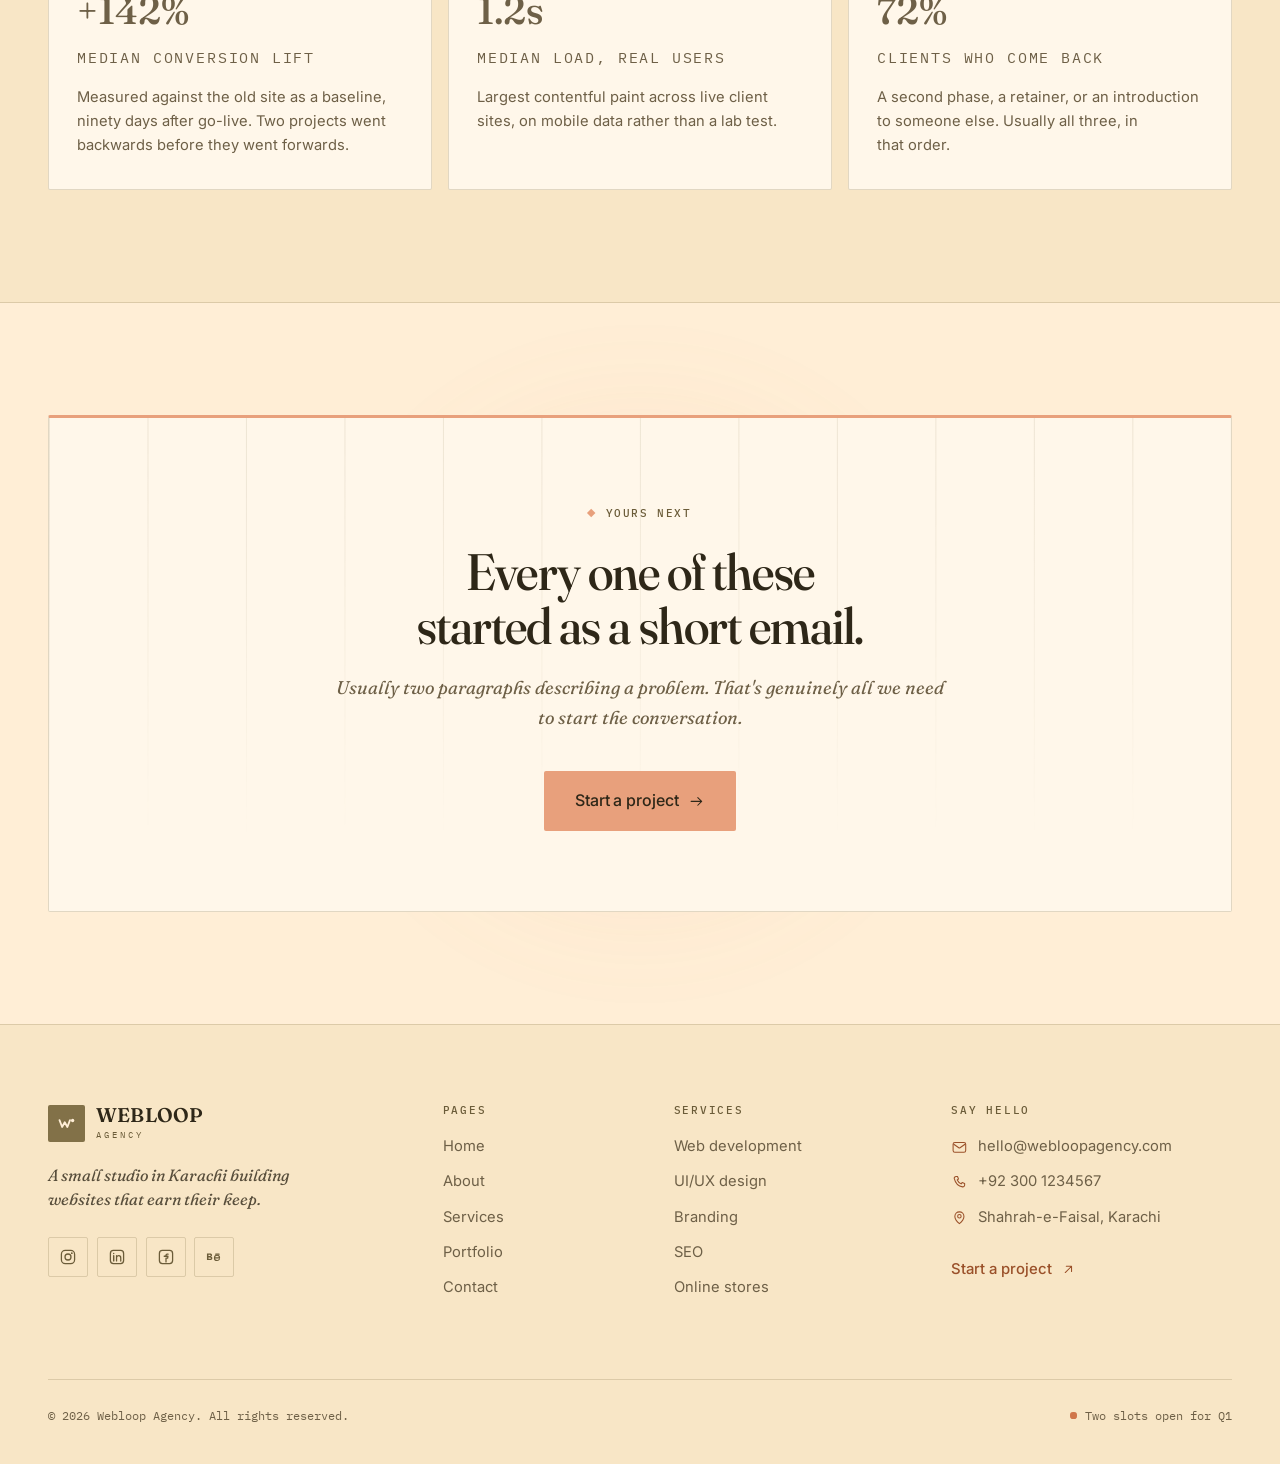
<file: portfolio.html>
<!doctype html>
<html lang="en">
  <head>
    <meta charset="utf-8" />
    <meta name="viewport" content="width=device-width, initial-scale=1" />
    <title>Work — Webloop Agency</title>
    <meta
      name="description"
      content="Eight live projects across four countries — marketing sites, online stores, brand identities and product work from Webloop Agency in Karachi."
    />
    <meta name="author" content="Webloop Agency" />
    <meta name="theme-color" content="#FFEED6" />
    <link rel="canonical" href="https://webloopagency.com/portfolio.html" />

    <meta property="og:type" content="website" />
    <meta property="og:site_name" content="Webloop Agency" />
    <meta property="og:title" content="Work — Webloop Agency" />
    <meta property="og:description" content="Eight live projects across four countries. Sites, stores, brands and product work." />
    <meta property="og:url" content="https://webloopagency.com/portfolio.html" />
    <meta name="twitter:card" content="summary_large_image" />

    <link rel="icon" type="image/svg+xml" href="assets/img/favicon.svg" />
    <link rel="preconnect" href="https://fonts.googleapis.com" />
    <link rel="preconnect" href="https://fonts.gstatic.com" crossorigin />
    <link
      href="https://fonts.googleapis.com/css2?family=Fraunces:ital,opsz,wght@0,9..144,400..700;1,9..144,400..700&family=IBM+Plex+Mono:wght@400;500&family=Inter:wght@400;500;600&display=swap"
      rel="stylesheet"
    />
    <link rel="stylesheet" href="assets/css/style.css?v=4" />
  </head>

  <body>
    <div class="preloader" aria-hidden="true">
      <div class="preloader__inner">
        <span class="preloader__mark">
          <svg viewBox="0 0 24 24" width="30" height="30" fill="none" aria-hidden="true">
            <path d="M4 8.2 7 16l3-5.4 3 5.4 3-7.8" stroke="currentColor" stroke-width="2.1" stroke-linecap="round" stroke-linejoin="round" />
            <circle cx="19" cy="8.6" r="1.9" fill="currentColor" />
          </svg>
        </span>
        <span style="display: flex; flex-direction: column; align-items: center">
          <span class="preloader__word">WEBLOOP</span>
          <span class="preloader__track"><span class="preloader__fill"></span></span>
        </span>
      </div>
    </div>

    <a class="skip-link" href="#main">Skip to content</a>

    <header class="navbar">
      <nav class="shell navbar__inner" aria-label="Primary">
        <a class="logo" href="index.html" aria-label="Webloop Agency — home">
          <span class="logo__mark">
            <svg viewBox="0 0 24 24" width="21" height="21" fill="none" aria-hidden="true">
              <path d="M4 8.2 7 16l3-5.4 3 5.4 3-7.8" stroke="currentColor" stroke-width="2.1" stroke-linecap="round" stroke-linejoin="round" />
              <circle cx="19" cy="8.6" r="1.9" fill="currentColor" />
            </svg>
          </span>
          <span class="logo__text">
            <span class="logo__name">WEBLOOP</span>
            <span class="logo__label">AGENCY</span>
          </span>
        </a>

        <ul class="nav-links">
          <li><a href="index.html">Home</a></li>
          <li><a href="about.html">About</a></li>
          <li><a href="services.html">Services</a></li>
          <li><a href="portfolio.html" aria-current="page">Portfolio</a></li>
          <li><a href="contact.html">Contact</a></li>
        </ul>

        <div class="navbar__cta">
          <a class="btn btn--primary btn--sm" href="contact.html">
            Start a project
            <svg class="ic ic--sm" viewBox="0 0 24 24" aria-hidden="true"><path d="M4.5 12h15m-5.5-5.5L19.5 12 14 17.5" /></svg>
          </a>
        </div>

        <button class="nav-toggle" type="button" aria-expanded="false" aria-controls="mobile-menu" aria-label="Open menu">
          <svg class="ic nav-toggle__open" viewBox="0 0 24 24" aria-hidden="true"><path d="M4 7.5h16M4 12h16M4 16.5h10" /></svg>
          <svg class="ic nav-toggle__close" viewBox="0 0 24 24" aria-hidden="true"><path d="m6 6 12 12M18 6 6 18" /></svg>
        </button>
      </nav>
      <span class="navbar__progress"></span>
    </header>

    <div class="mobile-menu" id="mobile-menu" hidden>
      <ul class="mobile-menu__list">
        <li><a href="index.html" style="animation-delay: 60ms">Home <svg class="ic" viewBox="0 0 24 24" aria-hidden="true"><path d="M7.5 16.5 16.5 7.5m0 0H9m7.5 0V15" /></svg></a></li>
        <li><a href="about.html" style="animation-delay: 120ms">About <svg class="ic" viewBox="0 0 24 24" aria-hidden="true"><path d="M7.5 16.5 16.5 7.5m0 0H9m7.5 0V15" /></svg></a></li>
        <li><a href="services.html" style="animation-delay: 180ms">Services <svg class="ic" viewBox="0 0 24 24" aria-hidden="true"><path d="M7.5 16.5 16.5 7.5m0 0H9m7.5 0V15" /></svg></a></li>
        <li><a href="portfolio.html" aria-current="page" style="animation-delay: 240ms">Portfolio <svg class="ic" viewBox="0 0 24 24" aria-hidden="true"><path d="M7.5 16.5 16.5 7.5m0 0H9m7.5 0V15" /></svg></a></li>
        <li><a href="contact.html" style="animation-delay: 300ms">Contact <svg class="ic" viewBox="0 0 24 24" aria-hidden="true"><path d="M7.5 16.5 16.5 7.5m0 0H9m7.5 0V15" /></svg></a></li>
      </ul>

      <div class="mobile-menu__foot">
        <a class="btn btn--primary btn--lg btn--block" href="contact.html">
          Start a project
          <svg class="ic ic--sm" viewBox="0 0 24 24" aria-hidden="true"><path d="M4.5 12h15m-5.5-5.5L19.5 12 14 17.5" /></svg>
        </a>
        <div class="mobile-menu__contact">
          <a href="mailto:hello@webloopagency.com">hello@webloopagency.com</a>
          <a href="tel:+923001234567">+92 300 1234567</a>
          <span>Shahrah-e-Faisal, Karachi</span>
        </div>
        <div class="socials">
          <a href="https://instagram.com/webloopagency" target="_blank" rel="noreferrer noopener" aria-label="Webloop Agency on Instagram">
            <svg viewBox="0 0 24 24" width="19" height="19" aria-hidden="true"><rect x="3.2" y="3.2" width="17.6" height="17.6" rx="5.2" fill="none" stroke="currentColor" stroke-width="1.7" /><circle cx="12" cy="12" r="4" fill="none" stroke="currentColor" stroke-width="1.7" /><circle cx="17.1" cy="6.9" r="1.2" fill="currentColor" /></svg>
          </a>
          <a href="https://linkedin.com/company/webloopagency" target="_blank" rel="noreferrer noopener" aria-label="Webloop Agency on LinkedIn">
            <svg viewBox="0 0 24 24" width="19" height="19" fill="none" stroke="currentColor" stroke-width="1.7" stroke-linecap="round" stroke-linejoin="round" aria-hidden="true"><rect x="3.2" y="3.2" width="17.6" height="17.6" rx="4" /><path d="M7.6 10.2v7M7.6 7.2v.1" stroke-width="1.9" /><path d="M11.4 17.2v-7m0 2.2c.5-1.4 1.7-2.2 3-2.2 1.7 0 2.6 1.1 2.6 3v4.2" /></svg>
          </a>
          <a href="https://facebook.com/webloopagency" target="_blank" rel="noreferrer noopener" aria-label="Webloop Agency on Facebook">
            <svg viewBox="0 0 24 24" width="19" height="19" fill="none" stroke="currentColor" stroke-width="1.7" stroke-linecap="round" stroke-linejoin="round" aria-hidden="true"><rect x="3.2" y="3.2" width="17.6" height="17.6" rx="4" /><path d="M14.8 8.2h-1.3c-1 0-1.5.6-1.5 1.6V11h2.6l-.4 2.6h-2.2v5" /><path d="M9.6 11h2.4" /></svg>
          </a>
          <a href="https://behance.net/webloopagency" target="_blank" rel="noreferrer noopener" aria-label="Webloop Agency on Behance">
            <svg viewBox="0 0 24 24" width="19" height="19" aria-hidden="true"><path d="M2.6 7.4h4.3c1.6 0 2.5.8 2.5 2 0 1-.6 1.7-1.5 1.9 1.2.2 1.9 1 1.9 2.2 0 1.5-1.1 2.5-3 2.5H2.6V7.4Zm2 3.3h1.9c.7 0 1-.3 1-.8s-.3-.8-1-.8H4.6v1.6Zm0 3.7h2.1c.8 0 1.2-.3 1.2-.9s-.4-.9-1.2-.9H4.6v1.8Z" fill="currentColor" /><path d="M14.2 8.2h4.6" fill="none" stroke="currentColor" stroke-width="1.5" stroke-linecap="round" /><path d="M12.6 13.1h6.8c0-2-1.3-3.4-3.3-3.4s-3.5 1.5-3.5 3.5 1.4 3.5 3.5 3.5c1.5 0 2.7-.7 3.1-1.9" fill="none" stroke="currentColor" stroke-width="1.5" stroke-linecap="round" stroke-linejoin="round" /></svg>
          </a>
        </div>
      </div>
    </div>

    <main id="main" class="page-enter">
      <!-- ===================================================== Page hero -->
      <section class="page-hero">
        <div class="grid-lines"></div>
        <div class="glow glow--accent" style="left: -10%; top: -8%; width: 420px; height: 420px"></div>
        <div class="glow glow--violet" style="right: -6%; top: 6%; width: 380px; height: 380px"></div>

        <div class="shell section__inner">
          <nav class="breadcrumb" aria-label="Breadcrumb">
            <a href="index.html">Home</a>
            <svg class="ic ic--xs" viewBox="0 0 24 24" aria-hidden="true"><path d="M4.5 12h15m-5.5-5.5L19.5 12 14 17.5" /></svg>
            <span aria-current="page">Work</span>
          </nav>

          <span class="eyebrow" style="animation: fade-up 0.7s var(--ease) both 60ms">Selected projects</span>
          <h1 class="page-hero__title" style="animation: fade-up 0.8s var(--ease) both 140ms">
            Eight projects, <em>four countries</em>.
          </h1>
          <p class="page-hero__lead" style="animation: fade-up 0.8s var(--ease) both 220ms">
            Marketing sites, online stores, brand identities and one property platform. All of them
            are live. Where we quote a number, it came from the client's analytics, not ours.
          </p>
        </div>
      </section>

      <!-- ================================================= Filters + grid -->
      <section class="section" style="padding-top: 0">
        <div class="glow glow--violet" style="left: -8%; top: 10%; width: 400px; height: 400px"></div>

        <div class="shell section__inner">
          <div class="filters reveal">
            <div class="filters__list" role="group" aria-label="Filter projects by category">
              <button class="filter-btn" type="button" aria-pressed="true" data-filter="All">All <span>8</span></button>
              <button class="filter-btn" type="button" aria-pressed="false" data-filter="Websites">Websites <span>2</span></button>
              <button class="filter-btn" type="button" aria-pressed="false" data-filter="E-Commerce">Stores <span>2</span></button>
              <button class="filter-btn" type="button" aria-pressed="false" data-filter="Branding">Branding <span>2</span></button>
              <button class="filter-btn" type="button" aria-pressed="false" data-filter="UI/UX">Product <span>2</span></button>
            </div>
            <p class="filters__count" data-filter-count aria-live="polite">Showing <b>8</b> of 8 projects</p>
          </div>

          <div class="grid-2 work-grid mt-3">
            <!-- 1 -->
            <article class="card spotlight work-card work-card--feature reveal" data-category="Websites">
              <div class="work-card__media">
                <img class="work-card__art" src="assets/img/work/nova-finance.svg" alt="Nova Finance website" width="1200" height="840" loading="lazy" />
                <span class="work-card__tag">Website</span>
                <span class="work-card__result">Seven weeks, start to launch</span>
              </div>
              <div class="work-card__body">
                <div class="work-card__head"><h3>Nova Finance</h3><span class="work-card__year">2026</span></div>
                <p class="work-card__type">Fintech · Karachi</p>
                <p class="work-card__desc">
                  A fintech launching its first consumer product, with a pitch deck and a deadline and
                  not much else. Everything got designed around one question a nervous visitor asks:
                  is this safe to put my money in. Demo requests went up by roughly two thirds in the
                  first quarter after launch.
                </p>
                <ul class="tags"><li>Positioning</li><li>Design system</li><li>Build</li></ul>
                <a class="btn btn--outline btn--sm work-card__cta" href="contact.html?project=nova-finance">
                  Read the case study
                  <svg class="ic ic--sm" viewBox="0 0 24 24" aria-hidden="true"><path d="M7.5 16.5 16.5 7.5m0 0H9m7.5 0V15" /></svg>
                </a>
              </div>
            </article>

            <!-- 2 -->
            <article class="card spotlight work-card reveal" data-category="UI/UX">
              <div class="work-card__media">
                <img class="work-card__art" src="assets/img/work/urbannest.svg" alt="UrbanNest property platform" width="1200" height="840" loading="lazy" />
                <span class="work-card__tag">Product</span>
                <span class="work-card__result">Saved listings more than doubled</span>
              </div>
              <div class="work-card__body">
                <div class="work-card__head"><h3>UrbanNest</h3><span class="work-card__year">2025</span></div>
                <p class="work-card__type">Property · Lahore</p>
                <p class="work-card__desc">
                  Property search, rebuilt around how people actually shortlist homes: on a phone, in
                  bed, at eleven at night, with fourteen tabs open. Almost every decision followed
                  from that one observation.
                </p>
                <ul class="tags"><li>Research</li><li>Product UX</li><li>Prototyping</li></ul>
                <a class="btn btn--outline btn--sm work-card__cta" href="contact.html?project=urbannest">
                  Read the case study
                  <svg class="ic ic--sm" viewBox="0 0 24 24" aria-hidden="true"><path d="M7.5 16.5 16.5 7.5m0 0H9m7.5 0V15" /></svg>
                </a>
              </div>
            </article>

            <!-- 3 -->
            <article class="card spotlight work-card reveal" data-category="E-Commerce">
              <div class="work-card__media">
                <img class="work-card__art" src="assets/img/work/lumina.svg" alt="Lumina online store" width="1200" height="840" loading="lazy" />
                <span class="work-card__tag">Store</span>
                <span class="work-card__result">Checkout down to three steps</span>
              </div>
              <div class="work-card__body">
                <div class="work-card__head"><h3>Lumina</h3><span class="work-card__year">2026</span></div>
                <p class="work-card__type">Lighting · Dubai</p>
                <p class="work-card__desc">
                  Beautiful products, a storefront that hid them. New product pages built around the
                  photography, a shorter checkout, and merchandising controls so the team stops
                  emailing us about banners.
                </p>
                <ul class="tags"><li>Shopify</li><li>Art direction</li><li>CRO</li></ul>
                <a class="btn btn--outline btn--sm work-card__cta" href="contact.html?project=lumina">
                  Read the case study
                  <svg class="ic ic--sm" viewBox="0 0 24 24" aria-hidden="true"><path d="M7.5 16.5 16.5 7.5m0 0H9m7.5 0V15" /></svg>
                </a>
              </div>
            </article>

            <!-- 4 -->
            <article class="card spotlight work-card reveal" data-category="Websites">
              <div class="work-card__media">
                <img class="work-card__art" src="assets/img/work/vertex.svg" alt="Vertex SaaS website" width="1200" height="840" loading="lazy" />
                <span class="work-card__tag">Website</span>
                <span class="work-card__result">Campaign pages in hours, not sprints</span>
              </div>
              <div class="work-card__body">
                <div class="work-card__head"><h3>Vertex</h3><span class="work-card__year">2025</span></div>
                <p class="work-card__type">B2B SaaS · London</p>
                <p class="work-card__desc">
                  Their marketing team was waiting three weeks on developers for every landing page.
                  We gave them a set of modular blocks and taught them to assemble pages themselves.
                  Organic traffic tripled over the following year, mostly because they could finally
                  publish.
                </p>
                <ul class="tags"><li>Webflow</li><li>Copywriting</li><li>SEO</li></ul>
                <a class="btn btn--outline btn--sm work-card__cta" href="contact.html?project=vertex">
                  Read the case study
                  <svg class="ic ic--sm" viewBox="0 0 24 24" aria-hidden="true"><path d="M7.5 16.5 16.5 7.5m0 0H9m7.5 0V15" /></svg>
                </a>
              </div>
            </article>

            <!-- 5 -->
            <article class="card spotlight work-card reveal" data-category="Branding">
              <div class="work-card__media">
                <img class="work-card__art" src="assets/img/work/aura-studio.svg" alt="Aura Studio brand identity" width="1200" height="840" loading="lazy" />
                <span class="work-card__tag">Branding</span>
                <span class="work-card__result">Full identity in five weeks</span>
              </div>
              <div class="work-card__body">
                <div class="work-card__head"><h3>Aura Studio</h3><span class="work-card__year">2026</span></div>
                <p class="work-card__type">Architecture · Karachi</p>
                <p class="work-card__desc">
                  An architecture practice with excellent buildings and a logo from 2011. Wordmark,
                  an editorial type system, print collateral, and a guideline book their team runs on
                  without asking us anything.
                </p>
                <ul class="tags"><li>Identity</li><li>Typography</li><li>Guidelines</li></ul>
                <a class="btn btn--outline btn--sm work-card__cta" href="contact.html?project=aura-studio">
                  Read the case study
                  <svg class="ic ic--sm" viewBox="0 0 24 24" aria-hidden="true"><path d="M7.5 16.5 16.5 7.5m0 0H9m7.5 0V15" /></svg>
                </a>
              </div>
            </article>

            <!-- 6 -->
            <article class="card spotlight work-card reveal" data-category="UI/UX">
              <div class="work-card__media">
                <img class="work-card__art" src="assets/img/work/fitcore.svg" alt="FitCore fitness platform" width="1200" height="840" loading="lazy" />
                <span class="work-card__tag">Product</span>
                <span class="work-card__result">Half again as many members at 30 days</span>
              </div>
              <div class="work-card__body">
                <div class="work-card__head"><h3>FitCore</h3><span class="work-card__year">2025</span></div>
                <p class="work-card__type">Fitness · Toronto</p>
                <p class="work-card__desc">
                  People were signing up and vanishing in week two. We rebuilt the first-run
                  experience around one visible streak and one next session, and stopped the
                  subscription flow leaking people at the payment step.
                </p>
                <ul class="tags"><li>Mobile UI</li><li>Design system</li><li>Motion</li></ul>
                <a class="btn btn--outline btn--sm work-card__cta" href="contact.html?project=fitcore">
                  Read the case study
                  <svg class="ic ic--sm" viewBox="0 0 24 24" aria-hidden="true"><path d="M7.5 16.5 16.5 7.5m0 0H9m7.5 0V15" /></svg>
                </a>
              </div>
            </article>

            <!-- 7 -->
            <article class="card spotlight work-card reveal" data-category="E-Commerce">
              <div class="work-card__media">
                <img class="work-card__art" src="assets/img/work/northbay-supply.svg" alt="Northbay Supply wholesale portal" width="1200" height="840" loading="lazy" />
                <span class="work-card__tag">Store</span>
                <span class="work-card__result">Reorders: nine minutes to under two</span>
              </div>
              <div class="work-card__body">
                <div class="work-card__head"><h3>Northbay Supply</h3><span class="work-card__year">2025</span></div>
                <p class="work-card__type">Wholesale · Toronto</p>
                <p class="work-card__desc">
                  A B2B ordering portal for buyers who order the same forty items every month. Tiered
                  pricing, saved carts, one-click reorder. Unglamorous work, enormous difference.
                </p>
                <ul class="tags"><li>WooCommerce</li><li>B2B</li><li>Integrations</li></ul>
                <a class="btn btn--outline btn--sm work-card__cta" href="contact.html?project=northbay-supply">
                  Read the case study
                  <svg class="ic ic--sm" viewBox="0 0 24 24" aria-hidden="true"><path d="M7.5 16.5 16.5 7.5m0 0H9m7.5 0V15" /></svg>
                </a>
              </div>
            </article>

            <!-- 8 -->
            <article class="card spotlight work-card reveal" data-category="Branding">
              <div class="work-card__media">
                <img class="work-card__art" src="assets/img/work/helio-labs.svg" alt="Helio Labs brand and website" width="1200" height="840" loading="lazy" />
                <span class="work-card__tag">Branding</span>
                <span class="work-card__result">Seed round closed</span>
              </div>
              <div class="work-card__body">
                <div class="work-card__head"><h3>Helio Labs</h3><span class="work-card__year">2026</span></div>
                <p class="work-card__type">Climate tech · Dubai</p>
                <p class="work-card__desc">
                  Naming support, identity and a launch site that had to hold up in front of
                  investors on Tuesday and engineers on Thursday. Two quite different audiences, one
                  set of pages.
                </p>
                <ul class="tags"><li>Naming</li><li>Identity</li><li>Web design</li></ul>
                <a class="btn btn--outline btn--sm work-card__cta" href="contact.html?project=helio-labs">
                  Read the case study
                  <svg class="ic ic--sm" viewBox="0 0 24 24" aria-hidden="true"><path d="M7.5 16.5 16.5 7.5m0 0H9m7.5 0V15" /></svg>
                </a>
              </div>
            </article>
          </div>

          <p class="note reveal">
            A few projects aren't here — NDAs, or clients who'd rather not advertise that they hired
            anyone. Ask on a call and we'll walk you through those too.
          </p>
        </div>
      </section>

      <!-- ===================================================== Highlights -->
      <section class="section section--alt">
        <div class="shell section__inner">
          <div class="heading">
            <span class="eyebrow reveal">After launch</span>
            <h2 class="heading__title reveal" data-delay="80">What happened <em>next</em>.</h2>
            <p class="heading__lead reveal" data-delay="160">
              A portfolio screenshot proves nothing. These are the numbers we go back and check ninety
              days later, across every project we've shipped.
            </p>
          </div>

          <div class="grid-3 mt-3">
            <div class="pillar reveal">
              <span class="icon-box icon-box--sm"><svg class="ic ic--lg" viewBox="0 0 24 24" aria-hidden="true"><path d="M3.5 17.5 9 12l3.5 3.2L20 7.5" /><path d="M15.5 7.5H20V12" /></svg></span>
              <p style="margin-top: 1.5rem; font-family: var(--font-display); font-size: 2.4rem; font-weight: 500; line-height: 1">+142%</p>
              <p class="team-card__role">Median conversion lift</p>
              <p style="font-size: 0.92rem">Measured against the old site as a baseline, ninety days after go-live. Two projects went backwards before they went forwards.</p>
            </div>
            <div class="pillar reveal" data-delay="90">
              <span class="icon-box icon-box--sm"><svg class="ic ic--lg" viewBox="0 0 24 24" aria-hidden="true"><path d="M13.5 3 5.5 13.4h5.3L10 21l8.2-10.6h-5.4L13.5 3Z" /></svg></span>
              <p style="margin-top: 1.5rem; font-family: var(--font-display); font-size: 2.4rem; font-weight: 500; line-height: 1">1.2s</p>
              <p class="team-card__role">Median load, real users</p>
              <p style="font-size: 0.92rem">Largest contentful paint across live client sites, on mobile data rather than a lab test.</p>
            </div>
            <div class="pillar reveal" data-delay="180">
              <span class="icon-box icon-box--sm"><svg class="ic ic--lg" viewBox="0 0 24 24" aria-hidden="true"><path d="m3.5 12 3.7-3.7a2 2 0 0 1 2.8 0L12 10.5l2-2a2 2 0 0 1 2.8 0l3.7 3.7" /><path d="m8.5 14 2.4 2.4a1.7 1.7 0 0 0 2.4 0l.5-.5" /><path d="M3.5 12 7 15.5M20.5 12 17 15.5" /></svg></span>
              <p style="margin-top: 1.5rem; font-family: var(--font-display); font-size: 2.4rem; font-weight: 500; line-height: 1">72%</p>
              <p class="team-card__role">Clients who come back</p>
              <p style="font-size: 0.92rem">A second phase, a retainer, or an introduction to someone else. Usually all three, in that order.</p>
            </div>
          </div>
        </div>
      </section>

      <!-- ========================================================== CTA -->
      <section class="section">
        <div class="glow glow--accent" style="left: 50%; top: 50%; width: 560px; height: 560px; transform: translate(-50%, -50%)"></div>

        <div class="shell section__inner">
          <div class="cta-band glass">
            <div class="grid-lines"></div>
            <div class="cta-band__inner">
              <span class="eyebrow reveal">Yours next</span>
              <h2 class="reveal" data-delay="80">Every one of these started as a short email.</h2>
              <p class="reveal" data-delay="150">
                Usually two paragraphs describing a problem. That's genuinely all we need to start
                the conversation.
              </p>
              <div class="cta-band__actions reveal" data-delay="230">
                <a class="btn btn--primary btn--lg" href="contact.html">
                  Start a project
                  <svg class="ic ic--sm" viewBox="0 0 24 24" aria-hidden="true"><path d="M4.5 12h15m-5.5-5.5L19.5 12 14 17.5" /></svg>
                </a>
              </div>
            </div>
          </div>
        </div>
      </section>
    </main>

    <footer class="footer">
      <div class="shell">
        <div class="footer__grid">
          <div class="footer__about">
            <a class="logo" href="index.html" aria-label="Webloop Agency — home">
              <span class="logo__mark">
                <svg viewBox="0 0 24 24" width="21" height="21" fill="none" aria-hidden="true">
                  <path d="M4 8.2 7 16l3-5.4 3 5.4 3-7.8" stroke="currentColor" stroke-width="2.1" stroke-linecap="round" stroke-linejoin="round" />
                  <circle cx="19" cy="8.6" r="1.9" fill="currentColor" />
                </svg>
              </span>
              <span class="logo__text">
                <span class="logo__name">WEBLOOP</span>
                <span class="logo__label">AGENCY</span>
              </span>
            </a>
            <p>A small studio in Karachi building websites that earn their keep.</p>
            <div class="socials">
              <a href="https://instagram.com/webloopagency" target="_blank" rel="noreferrer noopener" aria-label="Webloop Agency on Instagram">
                <svg viewBox="0 0 24 24" width="18" height="18" aria-hidden="true"><rect x="3.2" y="3.2" width="17.6" height="17.6" rx="5.2" fill="none" stroke="currentColor" stroke-width="1.7" /><circle cx="12" cy="12" r="4" fill="none" stroke="currentColor" stroke-width="1.7" /><circle cx="17.1" cy="6.9" r="1.2" fill="currentColor" /></svg>
              </a>
              <a href="https://linkedin.com/company/webloopagency" target="_blank" rel="noreferrer noopener" aria-label="Webloop Agency on LinkedIn">
                <svg viewBox="0 0 24 24" width="18" height="18" fill="none" stroke="currentColor" stroke-width="1.7" stroke-linecap="round" stroke-linejoin="round" aria-hidden="true"><rect x="3.2" y="3.2" width="17.6" height="17.6" rx="4" /><path d="M7.6 10.2v7M7.6 7.2v.1" stroke-width="1.9" /><path d="M11.4 17.2v-7m0 2.2c.5-1.4 1.7-2.2 3-2.2 1.7 0 2.6 1.1 2.6 3v4.2" /></svg>
              </a>
              <a href="https://facebook.com/webloopagency" target="_blank" rel="noreferrer noopener" aria-label="Webloop Agency on Facebook">
                <svg viewBox="0 0 24 24" width="18" height="18" fill="none" stroke="currentColor" stroke-width="1.7" stroke-linecap="round" stroke-linejoin="round" aria-hidden="true"><rect x="3.2" y="3.2" width="17.6" height="17.6" rx="4" /><path d="M14.8 8.2h-1.3c-1 0-1.5.6-1.5 1.6V11h2.6l-.4 2.6h-2.2v5" /><path d="M9.6 11h2.4" /></svg>
              </a>
              <a href="https://behance.net/webloopagency" target="_blank" rel="noreferrer noopener" aria-label="Webloop Agency on Behance">
                <svg viewBox="0 0 24 24" width="18" height="18" aria-hidden="true"><path d="M2.6 7.4h4.3c1.6 0 2.5.8 2.5 2 0 1-.6 1.7-1.5 1.9 1.2.2 1.9 1 1.9 2.2 0 1.5-1.1 2.5-3 2.5H2.6V7.4Zm2 3.3h1.9c.7 0 1-.3 1-.8s-.3-.8-1-.8H4.6v1.6Zm0 3.7h2.1c.8 0 1.2-.3 1.2-.9s-.4-.9-1.2-.9H4.6v1.8Z" fill="currentColor" /><path d="M14.2 8.2h4.6" fill="none" stroke="currentColor" stroke-width="1.5" stroke-linecap="round" /><path d="M12.6 13.1h6.8c0-2-1.3-3.4-3.3-3.4s-3.5 1.5-3.5 3.5 1.4 3.5 3.5 3.5c1.5 0 2.7-.7 3.1-1.9" fill="none" stroke="currentColor" stroke-width="1.5" stroke-linecap="round" stroke-linejoin="round" /></svg>
              </a>
            </div>
          </div>

          <nav aria-label="Footer navigation">
            <h2>Pages</h2>
            <ul class="footer__list">
              <li><a href="index.html">Home</a></li>
              <li><a href="about.html">About</a></li>
              <li><a href="services.html">Services</a></li>
              <li><a href="portfolio.html">Portfolio</a></li>
              <li><a href="contact.html">Contact</a></li>
            </ul>
          </nav>

          <nav aria-label="Footer services">
            <h2>Services</h2>
            <ul class="footer__list">
              <li><a href="services.html#web-development">Web development</a></li>
              <li><a href="services.html#ui-ux-design">UI/UX design</a></li>
              <li><a href="services.html#branding">Branding</a></li>
              <li><a href="services.html#seo">SEO</a></li>
              <li><a href="services.html#ecommerce-development">Online stores</a></li>
            </ul>
          </nav>

          <div>
            <h2>Say hello</h2>
            <ul class="footer__list">
              <li>
                <svg class="ic ic--sm" viewBox="0 0 24 24" aria-hidden="true"><rect x="3" y="5" width="18" height="14" rx="2.5" /><path d="m4 7.5 7.1 5a1.6 1.6 0 0 0 1.8 0l7.1-5" /></svg>
                <a href="mailto:hello@webloopagency.com">hello@webloopagency.com</a>
              </li>
              <li>
                <svg class="ic ic--sm" viewBox="0 0 24 24" aria-hidden="true"><path d="M7.2 3.5h2.1l1.4 3.6-1.8 1.4a11.6 11.6 0 0 0 5.6 5.6l1.4-1.8 3.6 1.4v2.1a2.6 2.6 0 0 1-2.9 2.6C10.5 17.7 6.3 13.5 4.6 6.4a2.6 2.6 0 0 1 2.6-2.9Z" /></svg>
                <a href="tel:+923001234567">+92 300 1234567</a>
              </li>
              <li>
                <svg class="ic ic--sm" viewBox="0 0 24 24" aria-hidden="true"><path d="M12 21s6.5-5.6 6.5-10.4A6.5 6.5 0 0 0 5.5 10.6C5.5 15.4 12 21 12 21Z" /><circle cx="12" cy="10.4" r="2.5" /></svg>
                Shahrah-e-Faisal, Karachi
              </li>
            </ul>
            <a class="link-arrow" href="contact.html" style="margin-top: 1.75rem">
              Start a project
              <svg class="ic ic--sm" viewBox="0 0 24 24" aria-hidden="true"><path d="M7.5 16.5 16.5 7.5m0 0H9m7.5 0V15" /></svg>
            </a>
          </div>
        </div>

        <div class="footer__bottom">
          <p>&copy; <span data-year>2026</span> Webloop Agency. All rights reserved.</p>
          <p class="footer__status"><span class="pulse-dot"></span> Two slots open for Q1</p>
        </div>
      </div>
    </footer>

    <button class="to-top" type="button" aria-label="Back to top">
      <svg class="ic ic--sm" viewBox="0 0 24 24" aria-hidden="true"><path d="M12 19.5v-15M6.5 10 12 4.5 17.5 10" /></svg>
    </button>

    <script src="assets/js/main.js?v=4" defer></script>
  </body>
</html>
</file>
<file: assets/css/style.css>
/* ==========================================================================
   Webloop Agency — global stylesheet

   Palette: cream #FFEED6, sage #A5AF79, olive #827148, peach #E8A07C.
   Warm light paper with olive ink. Two darker shades are derived from the
   same hues (deep olive for body text, deep peach for accent text) purely
   so small text clears WCAG AA on cream — the four brand colours stay the
   visible identity.

   Direction stays editorial: serif display type with real italics, mono for
   labels and numerals, hairline rules instead of heavy borders, tight radii
   instead of pills, and a faint paper grain so nothing reads as flat glass.

   Organised as: tokens → reset → base → layout → components → page
   sections → animation → media queries.
   ========================================================================== */

/* --------------------------------------------------------------- Tokens */
:root {
  /* Brand palette */
  --cream: #ffeed6;
  --sage: #a5af79;
  --olive: #827148;
  --peach: #e8a07c;

  /* Surfaces */
  --paper: #ffeed6;
  --paper-alt: #f8e6c6;
  --card: #fff7ea;
  --card-2: #fdf0dd;

  /* Derived darks — for text contrast only */
  --ink: #2e2718;
  --ink-soft: rgba(46, 39, 24, 0.8);
  --muted: #6e6047;
  --olive-ink: #6b5c39;
  --accent: #e8a07c;
  --accent-ink: #9a5029;
  --accent-deep: #d0764a;
  --sage-ink: #6f7c47;

  /* Hairlines */
  --line: rgba(130, 113, 72, 0.24);
  --line-soft: rgba(130, 113, 72, 0.13);
  --line-strong: rgba(130, 113, 72, 0.45);

  /* Type */
  --font-display: 'Fraunces', Georgia, 'Times New Roman', serif;
  --font-sans: 'Inter', 'Segoe UI', system-ui, -apple-system, sans-serif;
  --font-mono: 'IBM Plex Mono', 'SFMono-Regular', Consolas, monospace;

  /* Space & shape */
  --shell: 78rem;
  --radius-xs: 2px;
  --radius-sm: 4px;
  --radius: 5px;
  --radius-lg: 6px;
  --radius-xl: 8px;
  --pill: 3px;

  /* Motion */
  --ease: cubic-bezier(0.2, 0.7, 0.3, 1);
  --t-fast: 0.24s;
  --t-med: 0.4s;
  --t-slow: 0.8s;

  --shadow-card: 0 24px 50px -28px rgba(90, 74, 40, 0.45);
}

/* ---------------------------------------------------------------- Reset */
*,
*::before,
*::after {
  box-sizing: border-box;
}

* {
  margin: 0;
  padding: 0;
}

html {
  scroll-behavior: smooth;
  overflow-x: clip;
  -webkit-text-size-adjust: 100%;
  scrollbar-width: thin;
  scrollbar-color: var(--olive) transparent;
}

body {
  position: relative;
  background-color: var(--paper);
  color: var(--ink);
  font-family: var(--font-sans);
  font-size: 1rem;
  line-height: 1.62;
  overflow-x: clip;
  -webkit-font-smoothing: antialiased;
  text-rendering: optimizeLegibility;
}

/* Paper grain — the detail that stops cream reading as flat digital white */
body::after {
  content: '';
  position: fixed;
  inset: 0;
  z-index: 9999;
  pointer-events: none;
  opacity: 0.055;
  mix-blend-mode: multiply;
  background-image: url("data:image/svg+xml,%3Csvg xmlns='http://www.w3.org/2000/svg' width='160' height='160'%3E%3Cfilter id='n'%3E%3CfeTurbulence type='fractalNoise' baseFrequency='0.85' numOctaves='3' stitchTiles='stitch'/%3E%3C/filter%3E%3Crect width='160' height='160' filter='url(%23n)'/%3E%3C/svg%3E");
}

img,
svg,
video {
  display: block;
  max-width: 100%;
}

input,
button,
textarea,
select {
  font: inherit;
  color: inherit;
}

button {
  background: none;
  border: 0;
  cursor: pointer;
}

a {
  color: inherit;
  text-decoration: none;
}

ul,
ol {
  list-style: none;
}

::selection {
  background: var(--peach);
  color: var(--ink);
}

:focus-visible {
  outline: 2px solid var(--accent-ink);
  outline-offset: 3px;
  border-radius: 2px;
}

::-webkit-scrollbar {
  width: 9px;
  height: 9px;
}
::-webkit-scrollbar-track {
  background: transparent;
}
::-webkit-scrollbar-thumb {
  background: rgba(130, 113, 72, 0.5);
}
::-webkit-scrollbar-thumb:hover {
  background: var(--olive);
}

/* ----------------------------------------------------------------- Base */
h1,
h2,
h3,
h4 {
  font-family: var(--font-display);
  font-weight: 500;
  font-variation-settings: 'SOFT' 20, 'WONK' 1, 'opsz' 96;
  line-height: 1.06;
  letter-spacing: -0.018em;
  text-wrap: balance;
}

h1 {
  font-size: clamp(2.5rem, 7.2vw, 4.6rem);
}
h2 {
  font-size: clamp(1.95rem, 5vw, 3.2rem);
}
h3 {
  font-size: 1.2rem;
  font-variation-settings: 'SOFT' 20, 'WONK' 0, 'opsz' 24;
  letter-spacing: -0.01em;
}

/* The accented word: italic serif in deep peach */
em {
  font-style: italic;
  font-variation-settings: 'SOFT' 40, 'WONK' 1, 'opsz' 120;
  color: var(--accent-ink);
}

p {
  text-wrap: pretty;
  hanging-punctuation: first last;
}

.skip-link {
  position: fixed;
  top: 1rem;
  left: 1rem;
  z-index: 200;
  padding: 0.7rem 1.25rem;
  border-radius: var(--radius-xs);
  background: var(--ink);
  color: var(--cream);
  font-size: 0.85rem;
  font-weight: 600;
  transform: translateY(-160%);
  transition: transform var(--t-fast) var(--ease);
}
.skip-link:focus {
  transform: translateY(0);
}

.sr-only {
  position: absolute;
  width: 1px;
  height: 1px;
  padding: 0;
  overflow: hidden;
  clip: rect(0, 0, 0, 0);
  white-space: nowrap;
  border: 0;
}

/* --------------------------------------------------------------- Layout */
.shell {
  width: 100%;
  max-width: var(--shell);
  margin-inline: auto;
  padding-inline: 1.35rem;
}

.section {
  position: relative;
  padding-block: 5rem;
}

.section--tight {
  padding-block: 3.5rem;
}

.section--alt {
  background: var(--paper-alt);
  border-block: 1px solid var(--line);
  overflow: hidden;
}

.section__inner {
  position: relative;
  z-index: 1;
}

/* Ambient warmth — soft washes of the palette, never neon */
.glow {
  position: absolute;
  pointer-events: none;
  z-index: 0;
  filter: blur(70px);
  opacity: 0.7;
  border-radius: 50%;
}
.glow--accent {
  background: radial-gradient(circle, rgba(232, 160, 124, 0.42), transparent 68%);
}
.glow--violet {
  background: radial-gradient(circle, rgba(165, 175, 121, 0.4), transparent 68%);
}
.glow--cyan {
  background: radial-gradient(circle, rgba(130, 113, 72, 0.24), transparent 68%);
}

/* Layout column rules, like guides left visible on purpose */
.grid-lines {
  position: absolute;
  inset: 0;
  pointer-events: none;
  z-index: 0;
  background-image: linear-gradient(to right, var(--line-soft) 1px, transparent 1px);
  background-size: 8.333% 100%;
  -webkit-mask-image: linear-gradient(to bottom, #000 5%, transparent 85%);
  mask-image: linear-gradient(to bottom, #000 5%, transparent 85%);
}

/* Raised paper panel */
.glass {
  background: var(--card);
  border: 1px solid var(--line);
}

/* --------------------------------------------------- Section headings */
.eyebrow {
  display: inline-flex;
  align-items: center;
  gap: 0.7rem;
  font-family: var(--font-mono);
  font-size: 0.7rem;
  font-weight: 500;
  letter-spacing: 0.14em;
  text-transform: uppercase;
  color: var(--olive-ink);
}
.eyebrow::before {
  content: '';
  width: 0.4rem;
  height: 0.4rem;
  flex-shrink: 0;
  background: var(--peach);
  transform: rotate(45deg);
}

.heading {
  display: flex;
  flex-direction: column;
  max-width: 44rem;
}
.heading--center {
  align-items: center;
  text-align: center;
  margin-inline: auto;
}
.heading__title {
  margin-top: 1.35rem;
}
.heading__lead {
  margin-top: 1.4rem;
  max-width: 38rem;
  color: var(--muted);
  font-size: 1.02rem;
}

.section__head {
  display: flex;
  flex-direction: column;
  gap: 2rem;
}

/* -------------------------------------------------------------- Buttons */
.btn {
  display: inline-flex;
  align-items: center;
  justify-content: center;
  gap: 0.6rem;
  padding: 0.85rem 1.5rem;
  border-radius: var(--radius-xs);
  border: 1px solid transparent;
  font-size: 0.93rem;
  font-weight: 500;
  letter-spacing: -0.005em;
  white-space: nowrap;
  transition:
    transform var(--t-fast) var(--ease),
    background-color var(--t-fast) var(--ease),
    border-color var(--t-fast) var(--ease),
    color var(--t-fast) var(--ease);
}
.btn svg {
  flex-shrink: 0;
  transition: transform var(--t-fast) var(--ease);
}
.btn:hover svg {
  transform: translateX(3px);
}
.btn--lg {
  padding: 1rem 1.9rem;
  font-size: 1rem;
}
.btn--sm {
  padding: 0.6rem 1.15rem;
  font-size: 0.86rem;
}
.btn--block {
  width: 100%;
}

.btn--primary {
  background: var(--peach);
  color: var(--ink);
}
.btn--primary:hover {
  background: var(--accent-deep);
  color: var(--cream);
  transform: translateY(-1px);
}
.btn--primary:active {
  transform: translateY(0);
}

.btn--secondary {
  border-color: var(--line-strong);
  color: var(--ink);
}
.btn--secondary:hover {
  border-color: var(--accent-ink);
  background: rgba(232, 160, 124, 0.18);
  transform: translateY(-1px);
}

.btn--outline {
  border-color: var(--line);
  color: var(--muted);
}
.btn--outline:hover {
  border-color: var(--accent-ink);
  color: var(--accent-ink);
}

/* Editorial link: rule grows out from the left */
.link-arrow {
  position: relative;
  display: inline-flex;
  align-items: center;
  gap: 0.5rem;
  padding-bottom: 0.2rem;
  font-size: 0.93rem;
  font-weight: 500;
  color: var(--accent-ink);
}
.link-arrow::after {
  content: '';
  position: absolute;
  left: 0;
  bottom: 0;
  width: 100%;
  height: 1px;
  background: currentColor;
  transform: scaleX(0);
  transform-origin: left;
  transition: transform var(--t-med) var(--ease);
}
.link-arrow:hover::after {
  transform: scaleX(1);
}
.link-arrow svg {
  transition: transform var(--t-fast) var(--ease);
}
.link-arrow:hover svg {
  transform: translate(2px, -2px);
}

/* --------------------------------------------------------------- Navbar */
.navbar {
  position: fixed;
  inset-inline: 0;
  top: 0;
  z-index: 50;
  padding-block: 1.1rem;
  border-bottom: 1px solid transparent;
  transition:
    padding var(--t-med) var(--ease),
    background-color var(--t-med) var(--ease),
    border-color var(--t-med) var(--ease);
}
.navbar.is-scrolled {
  padding-block: 0.6rem;
  background: rgba(255, 238, 214, 0.9);
  border-bottom-color: var(--line);
  -webkit-backdrop-filter: blur(10px);
  backdrop-filter: blur(10px);
}

.navbar__inner {
  display: flex;
  align-items: center;
  justify-content: space-between;
  gap: 1.5rem;
}

.navbar__progress {
  position: absolute;
  inset-inline: 0;
  bottom: -1px;
  height: 1px;
  transform-origin: left;
  transform: scaleX(0);
  background: var(--accent-deep);
  opacity: 0;
  transition: opacity var(--t-fast) var(--ease);
}
.navbar.is-scrolled .navbar__progress {
  opacity: 1;
}

/* Logo — serif wordmark, mono sub-label */
.logo {
  display: flex;
  align-items: center;
  gap: 0.7rem;
}
.logo__mark {
  display: grid;
  place-items: center;
  width: 2.3rem;
  height: 2.3rem;
  flex-shrink: 0;
  border-radius: var(--radius-xs);
  background: var(--olive);
  color: var(--cream);
  transition: transform var(--t-med) var(--ease);
}
.logo:hover .logo__mark {
  transform: rotate(-6deg);
}
.logo__text {
  display: flex;
  flex-direction: column;
  line-height: 1;
}
.logo__name {
  font-family: var(--font-display);
  font-size: 1.24rem;
  font-weight: 600;
  font-variation-settings: 'SOFT' 20, 'WONK' 1, 'opsz' 40;
  letter-spacing: 0.01em;
  transition: font-size var(--t-med) var(--ease);
}
.navbar.is-scrolled .logo__name {
  font-size: 1.1rem;
}
.logo__label {
  margin-top: 0.3rem;
  font-family: var(--font-mono);
  font-size: 0.55rem;
  letter-spacing: 0.34em;
  color: var(--olive-ink);
}

/* Desktop links */
.nav-links {
  display: none;
  align-items: center;
  gap: 2.1rem;
}
.nav-links a {
  position: relative;
  display: block;
  padding-block: 0.3rem;
  font-size: 0.9rem;
  color: var(--muted);
  transition: color var(--t-fast) var(--ease);
}
.nav-links a::after {
  content: '';
  position: absolute;
  left: 0;
  bottom: 0;
  width: 100%;
  height: 1px;
  background: currentColor;
  transform: scaleX(0);
  transform-origin: right;
  transition: transform var(--t-med) var(--ease);
}
.nav-links a:hover {
  color: var(--ink);
}
.nav-links a:hover::after {
  transform: scaleX(1);
  transform-origin: left;
}
.nav-links a[aria-current='page'] {
  color: var(--accent-ink);
}
.nav-links a[aria-current='page']::after {
  transform: scaleX(1);
}

.navbar__cta {
  display: none;
}

/* Hamburger */
.nav-toggle {
  display: grid;
  place-items: center;
  width: 2.6rem;
  height: 2.6rem;
  border-radius: var(--radius-xs);
  border: 1px solid var(--line-strong);
  color: var(--ink);
  transition:
    border-color var(--t-fast) var(--ease),
    color var(--t-fast) var(--ease);
}
.nav-toggle:hover {
  border-color: var(--accent-ink);
  color: var(--accent-ink);
}
.nav-toggle__close {
  display: none;
}
.nav-toggle[aria-expanded='true'] .nav-toggle__open {
  display: none;
}
.nav-toggle[aria-expanded='true'] .nav-toggle__close {
  display: block;
}

/* Mobile menu */
.mobile-menu {
  position: fixed;
  inset: 0;
  z-index: 40;
  display: flex;
  flex-direction: column;
  overflow-y: auto;
  padding: 6.5rem 1.35rem 2.5rem;
  background: var(--paper);
}
.mobile-menu[hidden] {
  display: none;
}
.mobile-menu__list {
  display: flex;
  flex-direction: column;
  border-top: 1px solid var(--line);
}
.mobile-menu__list li {
  border-bottom: 1px solid var(--line);
}
.mobile-menu__list a {
  display: flex;
  align-items: center;
  justify-content: space-between;
  padding-block: 1.1rem;
  font-family: var(--font-display);
  font-size: 1.85rem;
  font-weight: 500;
  font-variation-settings: 'SOFT' 20, 'WONK' 1, 'opsz' 60;
  letter-spacing: -0.015em;
  animation: fade-up 0.5s var(--ease) both;
  transition: color var(--t-fast) var(--ease);
}
.mobile-menu__list a[aria-current='page'] {
  color: var(--accent-ink);
  font-style: italic;
}
.mobile-menu__list a svg {
  color: var(--olive);
}
.mobile-menu__foot {
  margin-top: 2.5rem;
  display: flex;
  flex-direction: column;
  gap: 1.75rem;
}
.mobile-menu__contact {
  display: flex;
  flex-direction: column;
  gap: 0.35rem;
  font-size: 0.9rem;
  color: var(--muted);
}
.mobile-menu__contact a:hover {
  color: var(--accent-ink);
}

/* --------------------------------------------------------------- Socials */
.socials {
  display: flex;
  gap: 0.55rem;
}
.socials a {
  display: grid;
  place-items: center;
  width: 2.5rem;
  height: 2.5rem;
  border-radius: var(--radius-xs);
  border: 1px solid var(--line);
  color: var(--olive-ink);
  transition:
    border-color var(--t-fast) var(--ease),
    color var(--t-fast) var(--ease),
    background-color var(--t-fast) var(--ease);
}
.socials a:hover {
  border-color: var(--accent-ink);
  background: rgba(232, 160, 124, 0.2);
  color: var(--accent-ink);
}

/* ----------------------------------------------------------------- Hero */
.hero {
  position: relative;
  display: flex;
  align-items: center;
  min-height: 92vh;
  padding-block: 8.5rem 4.5rem;
  overflow: hidden;
}
.hero__grid {
  position: relative;
  z-index: 1;
  display: grid;
  gap: 3.5rem;
  align-items: center;
}

.badge {
  display: inline-flex;
  align-items: center;
  gap: 0.6rem;
  padding: 0.4rem 0.85rem;
  border-radius: var(--radius-xs);
  border: 1px solid var(--line);
  font-family: var(--font-mono);
  font-size: 0.72rem;
  letter-spacing: 0.01em;
  color: var(--olive-ink);
}

.pulse-dot {
  position: relative;
  display: inline-flex;
  width: 0.42rem;
  height: 0.42rem;
  flex-shrink: 0;
}
.pulse-dot::before {
  content: '';
  position: absolute;
  inset: 0;
  border-radius: 50%;
  background: var(--accent-deep);
  opacity: 0.55;
  animation: ping 2.2s cubic-bezier(0, 0, 0.2, 1) infinite;
}
.pulse-dot::after {
  content: '';
  position: relative;
  width: 100%;
  border-radius: 50%;
  background: var(--accent-deep);
}

.hero h1 {
  margin-top: 1.6rem;
  font-size: clamp(2.6rem, 6.6vw, 4.7rem);
}
.hero__lead {
  margin-top: 1.7rem;
  max-width: 33rem;
  font-size: 1.05rem;
  color: var(--muted);
}
.hero__actions {
  display: flex;
  flex-wrap: wrap;
  gap: 0.85rem;
  margin-top: 2.4rem;
}
.hero__proof {
  display: flex;
  flex-wrap: wrap;
  gap: 0.7rem 1.9rem;
  margin-top: 3rem;
  padding-top: 1.6rem;
  border-top: 1px solid var(--line);
  font-family: var(--font-mono);
  font-size: 0.78rem;
  letter-spacing: 0.01em;
  color: var(--muted);
}
.hero__proof li {
  display: inline-flex;
  align-items: center;
  gap: 0.5rem;
}
.hero__proof svg {
  color: var(--accent-ink);
}

.hero__scroll {
  display: none;
  position: absolute;
  left: 50%;
  bottom: 2rem;
  transform: translateX(-50%);
  flex-direction: column;
  align-items: center;
  gap: 0.5rem;
  font-family: var(--font-mono);
  font-size: 0.68rem;
  letter-spacing: 0.24em;
  text-transform: uppercase;
  color: var(--olive-ink);
  transition: color var(--t-fast) var(--ease);
}
.hero__scroll:hover {
  color: var(--accent-ink);
}
.hero__scroll svg {
  animation: float 7s ease-in-out infinite;
}

/* Hero visual */
.hero__visual {
  position: relative;
  width: 100%;
  max-width: 32rem;
  margin-inline: auto;
}
.hero__ring {
  position: absolute;
  left: 50%;
  top: 50%;
  width: 122%;
  aspect-ratio: 1;
  transform: translate(-50%, -50%);
  border: 1px solid var(--line-soft);
  border-radius: 50%;
  animation: spin 40s linear infinite;
  pointer-events: none;
}
.hero__panel {
  position: relative;
  border-radius: var(--radius);
  padding: 0.6rem;
  box-shadow: var(--shadow-card);
  animation: float 8s ease-in-out infinite;
}
.panel__chrome {
  display: flex;
  align-items: center;
  gap: 0.45rem;
  padding: 0.5rem 0.6rem;
}
.panel__chrome span {
  width: 0.5rem;
  height: 0.5rem;
  border-radius: 50%;
  background: rgba(130, 113, 72, 0.28);
}
.panel__chrome .panel__bar {
  flex: 1;
  height: 0.9rem;
  width: auto;
  margin-left: 0.6rem;
  border-radius: var(--radius-xs);
  background: rgba(130, 113, 72, 0.12);
}
.panel__body {
  position: relative;
  overflow: hidden;
  padding: 1.5rem;
  border-radius: var(--radius-sm);
  background: var(--paper);
  border: 1px solid var(--line-soft);
}
.panel__sweep {
  position: absolute;
  inset-inline: 0;
  top: 0;
  height: 6rem;
  background: linear-gradient(to bottom, rgba(232, 160, 124, 0.3), transparent);
  animation: sweep 7s ease-in-out infinite;
  pointer-events: none;
}
.panel__top {
  display: flex;
  align-items: flex-start;
  justify-content: space-between;
  gap: 1rem;
}
.panel__kicker {
  font-family: var(--font-mono);
  font-size: 0.66rem;
  letter-spacing: 0.18em;
  text-transform: uppercase;
  color: var(--olive-ink);
}
.panel__figure {
  margin-top: 0.45rem;
  font-family: var(--font-display);
  font-size: 2.1rem;
  font-weight: 500;
  font-variation-settings: 'SOFT' 20, 'WONK' 1, 'opsz' 60;
  line-height: 1;
}
.panel__figure span {
  color: var(--accent-ink);
  font-style: italic;
}
.panel__note {
  margin-top: 0.4rem;
  font-size: 0.78rem;
  color: var(--muted);
}
.panel__live {
  padding: 0.25rem 0.6rem;
  border-radius: var(--radius-xs);
  border: 1px solid var(--line-strong);
  font-family: var(--font-mono);
  font-size: 0.62rem;
  letter-spacing: 0.12em;
  text-transform: uppercase;
  color: var(--accent-ink);
}
.panel__chart {
  width: 100%;
  margin-top: 1.5rem;
}
.panel__metrics {
  display: grid;
  grid-template-columns: repeat(3, 1fr);
  margin-top: 1.35rem;
  border: 1px solid var(--line-soft);
}
.panel__metric {
  padding: 0.7rem 0.75rem;
  border-right: 1px solid var(--line-soft);
}
.panel__metric:last-child {
  border-right: 0;
}
.panel__metric dt {
  font-family: var(--font-mono);
  font-size: 0.62rem;
  letter-spacing: 0.14em;
  text-transform: uppercase;
  color: var(--olive-ink);
}
.panel__metric dd {
  margin-top: 0.3rem;
  font-family: var(--font-display);
  font-size: 1.1rem;
  font-weight: 500;
}

.chip {
  display: none;
  position: absolute;
  align-items: center;
  gap: 0.7rem;
  padding: 0.65rem 0.9rem;
  border-radius: var(--radius-xs);
  background: var(--card);
  border: 1px solid var(--line);
  box-shadow: var(--shadow-card);
}
.chip__icon {
  display: grid;
  place-items: center;
  width: 2.1rem;
  height: 2.1rem;
  border-radius: var(--radius-xs);
  background: rgba(232, 160, 124, 0.32);
  color: var(--accent-ink);
}
.chip__icon--cyan {
  background: rgba(165, 175, 121, 0.35);
  color: var(--sage-ink);
}
.chip strong {
  display: block;
  font-size: 0.8rem;
  font-weight: 500;
}
.chip small {
  font-family: var(--font-mono);
  font-size: 0.68rem;
  color: var(--muted);
}
.chip--a {
  left: -1rem;
  bottom: 4rem;
  animation: float 6.5s ease-in-out 0.8s infinite;
}
.chip--b {
  right: -0.75rem;
  top: -1rem;
  animation: float 8s ease-in-out 0.3s infinite;
}

/* -------------------------------------------------------------- Marquee */
.marquee {
  position: relative;
  overflow: hidden;
  padding-block: 1.3rem;
  border-block: 1px solid var(--line);
}
.marquee::before,
.marquee::after {
  content: '';
  position: absolute;
  inset-block: 0;
  width: 5rem;
  z-index: 2;
  pointer-events: none;
}
.marquee::before {
  left: 0;
  background: linear-gradient(to right, var(--paper), transparent);
}
.marquee::after {
  right: 0;
  background: linear-gradient(to left, var(--paper), transparent);
}
.marquee__track {
  display: flex;
  align-items: center;
  gap: 3rem;
  width: max-content;
  animation: marquee 42s linear infinite;
}
.marquee__track span {
  font-family: var(--font-mono);
  font-size: 0.8rem;
  letter-spacing: 0.2em;
  white-space: nowrap;
  color: rgba(110, 96, 71, 0.65);
  transition: color var(--t-fast) var(--ease);
}
.marquee__track span:hover {
  color: var(--accent-ink);
}

/* ---------------------------------------------------------------- Stats */
.stats__panel {
  overflow: hidden;
  border-radius: var(--radius-xs);
}
.stats__grid {
  display: grid;
  grid-template-columns: repeat(2, 1fr);
  margin-right: -1px;
  margin-bottom: -1px;
}
.stat {
  position: relative;
  padding: 2rem 1rem;
  border-right: 1px solid var(--line);
  border-bottom: 1px solid var(--line);
}
.stat__value {
  font-family: var(--font-display);
  font-size: clamp(2.4rem, 6vw, 3.4rem);
  font-weight: 500;
  font-variation-settings: 'SOFT' 20, 'WONK' 1, 'opsz' 120;
  letter-spacing: -0.03em;
  line-height: 1;
  color: var(--ink);
}
.stat__label {
  margin-top: 0.65rem;
  font-family: var(--font-mono);
  font-size: 0.7rem;
  letter-spacing: 0.11em;
  text-transform: uppercase;
  color: var(--olive-ink);
}
.stat::after {
  content: '';
  position: absolute;
  left: 1rem;
  bottom: -1px;
  width: 2.5rem;
  height: 1px;
  background: var(--accent-deep);
  transform: scaleX(0);
  transform-origin: left;
  transition: transform var(--t-med) var(--ease);
}
.stat:hover::after {
  transform: scaleX(1);
}

/* ---------------------------------------------------------------- Cards */
.card {
  position: relative;
  display: flex;
  flex-direction: column;
  height: 100%;
  border-radius: var(--radius-xs);
  border: 1px solid var(--line);
  background: var(--card);
  transition:
    transform var(--t-med) var(--ease),
    border-color var(--t-med) var(--ease),
    background-color var(--t-med) var(--ease),
    box-shadow var(--t-med) var(--ease);
}
/* A rule that draws itself across the top on hover */
.card::after {
  content: '';
  position: absolute;
  left: 0;
  top: -1px;
  width: 100%;
  height: 2px;
  background: var(--peach);
  transform: scaleX(0);
  transform-origin: left;
  transition: transform var(--t-med) var(--ease);
  z-index: 2;
}
.card:hover {
  transform: translateY(-3px);
  border-color: var(--line-strong);
  box-shadow: var(--shadow-card);
}
.card:hover::after {
  transform: scaleX(1);
}

.spotlight {
  isolation: isolate;
  overflow: hidden;
}
.spotlight::before {
  content: '';
  position: absolute;
  inset: 0;
  z-index: -1;
  opacity: 0;
  transition: opacity var(--t-med) var(--ease);
  background: radial-gradient(
    460px circle at var(--mx, 50%) var(--my, 0%),
    rgba(232, 160, 124, 0.18),
    transparent 62%
  );
}
.spotlight:hover::before,
.spotlight:focus-within::before {
  opacity: 1;
}

.icon-box {
  display: grid;
  place-items: center;
  width: 3rem;
  height: 3rem;
  flex-shrink: 0;
  border-radius: var(--radius-xs);
  border: 1px solid var(--line);
  color: var(--accent-ink);
  transition:
    background-color var(--t-med) var(--ease),
    border-color var(--t-med) var(--ease);
}
.card:hover .icon-box,
.feature:hover .icon-box {
  border-color: var(--accent-ink);
  background: rgba(232, 160, 124, 0.24);
}
.icon-box--sm {
  width: 2.8rem;
  height: 2.8rem;
}

/* Service card */
.service-card {
  padding: 1.9rem 1.6rem;
}
.service-card__index {
  position: absolute;
  top: 1.6rem;
  right: 1.6rem;
  font-family: var(--font-mono);
  font-size: 0.72rem;
  letter-spacing: 0.08em;
  color: rgba(130, 113, 72, 0.45);
  transition: color var(--t-med) var(--ease);
}
.service-card:hover .service-card__index {
  color: var(--accent-ink);
}
.service-card h3 {
  margin-top: 1.5rem;
  font-size: 1.28rem;
}
.service-card p {
  flex: 1;
  margin-top: 0.75rem;
  font-size: 0.93rem;
  color: var(--muted);
}
.service-card__more {
  position: relative;
  display: inline-flex;
  align-items: center;
  gap: 0.45rem;
  margin-top: 1.6rem;
  padding-bottom: 0.25rem;
  font-family: var(--font-mono);
  font-size: 0.76rem;
  letter-spacing: 0.06em;
  text-transform: uppercase;
  color: var(--olive-ink);
  transition: color var(--t-fast) var(--ease);
}
.service-card__more::after {
  content: '';
  position: absolute;
  left: 0;
  bottom: 0;
  width: 100%;
  height: 1px;
  background: currentColor;
  transform: scaleX(0);
  transform-origin: left;
  transition: transform var(--t-med) var(--ease);
}
.service-card:hover .service-card__more {
  color: var(--accent-ink);
}
.service-card:hover .service-card__more::after {
  transform: scaleX(1);
}
.service-card:hover .service-card__more svg {
  transform: translate(2px, -2px);
}
.service-card__more svg {
  transition: transform var(--t-fast) var(--ease);
}

/* Feature row (why us) */
.feature {
  display: flex;
  gap: 1.4rem;
  padding: 1.5rem 0;
  border-bottom: 1px solid var(--line);
  transition: border-color var(--t-med) var(--ease);
}
.feature:hover {
  border-color: var(--line-strong);
}
.feature h3 {
  font-size: 1.12rem;
}
.feature p {
  margin-top: 0.55rem;
  font-size: 0.93rem;
  color: var(--muted);
}

/* Process card */
.step {
  height: 100%;
  padding: 1.75rem 0 0;
  border-top: 2px solid var(--line-strong);
  transition: border-color var(--t-med) var(--ease);
}
.step:hover {
  border-color: var(--peach);
}
.step__top {
  display: flex;
  align-items: center;
  justify-content: space-between;
}
.step__num {
  font-family: var(--font-mono);
  font-size: 0.85rem;
  letter-spacing: 0.1em;
  color: var(--accent-ink);
}
.step__dot {
  width: 0.4rem;
  height: 0.4rem;
  background: var(--line-strong);
  transform: rotate(45deg);
  transition: background-color var(--t-med) var(--ease);
}
.step:hover .step__dot {
  background: var(--accent-deep);
}
.step h3 {
  margin-top: 1.4rem;
  font-size: 1.4rem;
}
.step p {
  margin-top: 0.8rem;
  font-size: 0.92rem;
  color: var(--muted);
}
.step__list {
  margin-top: 1.25rem;
  display: flex;
  flex-direction: column;
  gap: 0.5rem;
}
.step__list li {
  display: flex;
  align-items: flex-start;
  gap: 0.55rem;
  font-size: 0.85rem;
  color: var(--muted);
}
.step__list svg {
  flex-shrink: 0;
  margin-top: 0.22rem;
  color: var(--sage-ink);
}
.step .eyebrow {
  font-size: 0.68rem;
}

/* ------------------------------------------------------- Portfolio card */
.work-card {
  overflow: hidden;
}
.work-card__media {
  position: relative;
  aspect-ratio: 10 / 7;
  overflow: hidden;
  background: var(--paper-alt);
  border-bottom: 1px solid var(--line);
}
.work-card__art {
  width: 100%;
  height: 100%;
  transition: transform 1.1s var(--ease);
}
.work-card:hover .work-card__art {
  transform: scale(1.04);
}
.work-card__media::after {
  content: '';
  position: absolute;
  inset: 0;
  background: linear-gradient(to top, rgba(255, 247, 234, 0.9), rgba(255, 247, 234, 0.1) 55%, transparent);
  pointer-events: none;
}
.work-card__tag {
  position: absolute;
  top: 1.1rem;
  left: 1.1rem;
  z-index: 1;
  padding: 0.28rem 0.6rem;
  border-radius: var(--radius-xs);
  background: rgba(255, 247, 234, 0.88);
  border: 1px solid var(--line);
  font-family: var(--font-mono);
  font-size: 0.64rem;
  letter-spacing: 0.12em;
  text-transform: uppercase;
  color: var(--olive-ink);
}
.work-card__result {
  position: absolute;
  top: 1.1rem;
  right: 1.1rem;
  z-index: 1;
  padding: 0.28rem 0.6rem;
  border-radius: var(--radius-xs);
  background: var(--peach);
  font-family: var(--font-mono);
  font-size: 0.64rem;
  letter-spacing: 0.04em;
  color: var(--ink);
  opacity: 0;
  transform: translateY(-4px);
  transition:
    opacity var(--t-med) var(--ease),
    transform var(--t-med) var(--ease);
}
.work-card:hover .work-card__result {
  opacity: 1;
  transform: translateY(0);
}
.work-card__body {
  display: flex;
  flex-direction: column;
  flex: 1;
  padding: 1.7rem 1.6rem;
}
.work-card__head {
  display: flex;
  align-items: baseline;
  justify-content: space-between;
  gap: 1rem;
}
.work-card__head h3 {
  font-family: var(--font-display);
  font-size: 1.5rem;
  font-variation-settings: 'SOFT' 20, 'WONK' 1, 'opsz' 60;
  transition: color var(--t-fast) var(--ease);
}
.work-card:hover .work-card__head h3 {
  color: var(--accent-ink);
}
.work-card__year {
  flex-shrink: 0;
  font-family: var(--font-mono);
  font-size: 0.74rem;
  color: var(--olive-ink);
}
.work-card__type {
  margin-top: 0.4rem;
  font-family: var(--font-mono);
  font-size: 0.7rem;
  letter-spacing: 0.11em;
  text-transform: uppercase;
  color: var(--olive-ink);
}
.work-card__desc {
  flex: 1;
  margin-top: 1.1rem;
  padding-top: 1.1rem;
  border-top: 1px solid var(--line-soft);
  font-size: 0.93rem;
  color: var(--muted);
}
.tags {
  display: flex;
  flex-wrap: wrap;
  gap: 0.4rem;
  margin-top: 1.4rem;
}
.tags li {
  padding: 0.2rem 0.6rem;
  border-radius: var(--radius-xs);
  border: 1px solid var(--line);
  font-family: var(--font-mono);
  font-size: 0.68rem;
  color: var(--muted);
}
.work-card__cta {
  align-self: flex-start;
  margin-top: 1.7rem;
}

/* Filters */
.filters {
  display: flex;
  flex-direction: column;
  gap: 1.1rem;
  padding-bottom: 1.5rem;
  border-bottom: 1px solid var(--line);
}
.filters__list {
  display: flex;
  flex-wrap: wrap;
  gap: 0.4rem;
}
.filter-btn {
  display: inline-flex;
  align-items: center;
  gap: 0.45rem;
  padding: 0.5rem 1rem;
  border-radius: var(--radius-xs);
  border: 1px solid var(--line);
  font-size: 0.86rem;
  color: var(--muted);
  transition:
    border-color var(--t-fast) var(--ease),
    background-color var(--t-fast) var(--ease),
    color var(--t-fast) var(--ease);
}
.filter-btn span {
  font-family: var(--font-mono);
  font-size: 0.66rem;
  opacity: 0.7;
}
.filter-btn:hover {
  border-color: var(--line-strong);
  color: var(--ink);
}
.filter-btn[aria-pressed='true'] {
  border-color: var(--accent-deep);
  background: var(--peach);
  color: var(--ink);
}
.filters__count {
  font-family: var(--font-mono);
  font-size: 0.76rem;
  color: var(--muted);
}
.filters__count b {
  font-weight: 500;
  color: var(--accent-ink);
}

.work-grid > .is-filtered {
  display: none;
}
.work-grid > .filter-in {
  animation: fade-up 0.5s var(--ease) both;
}

/* ------------------------------------------------------------ Team card */
.team-card {
  overflow: hidden;
}
.team-card__media {
  position: relative;
  aspect-ratio: 4 / 5;
  overflow: hidden;
  background: var(--paper-alt);
  border-bottom: 1px solid var(--line);
}
.team-card__media svg {
  width: 100%;
  height: 100%;
  transition: transform 1s var(--ease);
}
.team-card:hover .team-card__media svg {
  transform: scale(1.04);
}
.team-card__media::after {
  content: '';
  position: absolute;
  inset: 0;
  background: linear-gradient(to top, rgba(255, 247, 234, 0.92), transparent 52%);
  pointer-events: none;
}
.team-card__socials {
  position: absolute;
  inset-inline: 0;
  bottom: 0;
  z-index: 1;
  display: flex;
  justify-content: center;
  gap: 0.5rem;
  padding-bottom: 1.1rem;
  opacity: 0;
  transform: translateY(0.75rem);
  transition:
    opacity var(--t-med) var(--ease),
    transform var(--t-med) var(--ease);
}
.team-card:hover .team-card__socials,
.team-card:focus-within .team-card__socials {
  opacity: 1;
  transform: translateY(0);
}
.team-card__socials a {
  display: grid;
  place-items: center;
  width: 2.1rem;
  height: 2.1rem;
  border-radius: var(--radius-xs);
  border: 1px solid var(--line-strong);
  background: rgba(255, 247, 234, 0.9);
  color: var(--olive-ink);
  transition:
    border-color var(--t-fast) var(--ease),
    color var(--t-fast) var(--ease);
}
.team-card__socials a:hover {
  border-color: var(--accent-ink);
  color: var(--accent-ink);
}
.team-card__body {
  padding: 1.5rem 1.4rem;
}
.team-card__body h3 {
  font-size: 1.22rem;
  transition: color var(--t-fast) var(--ease);
}
.team-card:hover .team-card__body h3 {
  color: var(--accent-ink);
}
.team-card__role {
  margin-top: 0.4rem;
  font-family: var(--font-mono);
  font-size: 0.68rem;
  letter-spacing: 0.12em;
  text-transform: uppercase;
  color: var(--olive-ink);
}
.team-card__bio {
  margin-top: 1rem;
  padding-top: 1rem;
  border-top: 1px solid var(--line-soft);
  font-size: 0.89rem;
  color: var(--muted);
}

/* ------------------------------------------------------- Page hero (sub) */
.page-hero {
  position: relative;
  overflow: hidden;
  padding-block: 9rem 4rem;
}
.breadcrumb {
  display: flex;
  align-items: center;
  gap: 0.5rem;
  margin-bottom: 2rem;
  font-family: var(--font-mono);
  font-size: 0.74rem;
  color: var(--olive-ink);
}
.breadcrumb a:hover {
  color: var(--accent-ink);
}
.breadcrumb [aria-current] {
  color: var(--ink);
}
.page-hero__title {
  margin-top: 1.3rem;
}
.page-hero__lead {
  margin-top: 1.5rem;
  max-width: 36rem;
  font-size: 1.05rem;
  color: var(--muted);
}
.page-hero__actions {
  display: flex;
  flex-wrap: wrap;
  gap: 0.85rem;
  margin-top: 2.4rem;
}

/* A hand-drawn underline, only under the one word that carries the page */
.hero h1 em,
.page-hero__title em {
  padding-bottom: 0.06em;
  background-image: url("data:image/svg+xml,%3Csvg xmlns='http://www.w3.org/2000/svg' viewBox='0 0 220 10' preserveAspectRatio='none'%3E%3Cpath d='M3 7.4c31-3.4 68-5 105-4.4 37 .6 74 2.9 109 5.2' stroke='%23E8A07C' stroke-width='2.6' fill='none' stroke-linecap='round'/%3E%3C/svg%3E");
  background-repeat: no-repeat;
  background-position: 0 100%;
  background-size: 100% 0.28em;
}

/* --------------------------------------------------------- Service rows */
.service-nav {
  display: flex;
  flex-wrap: wrap;
  justify-content: center;
  gap: 0.2rem;
  padding: 0.8rem;
  border-radius: var(--radius-xs);
}
.service-nav a {
  display: inline-flex;
  align-items: center;
  gap: 0.45rem;
  padding: 0.45rem 0.85rem;
  border-radius: var(--radius-xs);
  font-family: var(--font-mono);
  font-size: 0.76rem;
  color: var(--muted);
  transition:
    background-color var(--t-fast) var(--ease),
    color var(--t-fast) var(--ease);
}
.service-nav a:hover {
  background: rgba(232, 160, 124, 0.25);
  color: var(--accent-ink);
}

.service-row {
  position: relative;
  scroll-margin-top: 7rem;
  padding: 2rem 0;
  border-top: 1px solid var(--line);
  transition: border-color var(--t-med) var(--ease);
}
.service-row:hover {
  border-color: var(--line-strong);
}
.service-row__grid {
  display: grid;
  gap: 2.25rem;
}
.service-row__head {
  display: flex;
  align-items: center;
  gap: 1rem;
}
.service-row__index {
  font-family: var(--font-mono);
  font-size: 0.78rem;
  letter-spacing: 0.1em;
  color: var(--accent-ink);
}
.service-row h2 {
  margin-top: 1.4rem;
  font-size: clamp(1.75rem, 3.8vw, 2.6rem);
}
.service-row__short {
  margin-top: 1rem;
  max-width: 32rem;
  font-family: var(--font-display);
  font-size: 1.15rem;
  font-style: italic;
  font-variation-settings: 'SOFT' 40, 'WONK' 1, 'opsz' 40;
  line-height: 1.45;
  color: var(--ink-soft);
}
.service-row__desc {
  margin-top: 1.1rem;
  max-width: 34rem;
  font-size: 0.96rem;
  color: var(--muted);
}
.service-row__actions {
  display: flex;
  flex-wrap: wrap;
  align-items: center;
  gap: 1rem;
  margin-top: 1.9rem;
}
.service-row__meta {
  display: inline-flex;
  align-items: center;
  gap: 0.45rem;
  font-family: var(--font-mono);
  font-size: 0.75rem;
  color: var(--muted);
}
.service-row__meta svg {
  color: var(--accent-ink);
}
.service-row__features {
  padding: 1.6rem;
  border-radius: var(--radius-xs);
  border: 1px solid var(--line);
  background: var(--card);
}
.service-row__features h3 {
  font-family: var(--font-mono);
  font-size: 0.7rem;
  font-weight: 500;
  letter-spacing: 0.14em;
  text-transform: uppercase;
  color: var(--olive-ink);
}
.check-list {
  display: flex;
  flex-direction: column;
  margin-top: 1.1rem;
}
.check-list li {
  display: flex;
  align-items: flex-start;
  gap: 0.7rem;
  padding-block: 0.65rem;
  border-bottom: 1px solid var(--line-soft);
  font-size: 0.91rem;
  color: var(--muted);
}
.check-list li:last-child {
  border-bottom: 0;
  padding-bottom: 0;
}
.check-list svg {
  flex-shrink: 0;
  margin-top: 0.25rem;
  width: 0.85rem;
  height: 0.85rem;
  color: var(--sage-ink);
}

/* --------------------------------------------------------------- About */
.collage {
  display: grid;
  grid-template-columns: repeat(2, 1fr);
  gap: 0.85rem;
}
.collage__item {
  overflow: hidden;
  border-radius: var(--radius-xs);
}
.collage__item svg {
  width: 100%;
  height: 100%;
}
.collage__item--a {
  aspect-ratio: 4 / 5;
}
.collage__item--b {
  aspect-ratio: 4 / 5;
  margin-top: 2.5rem;
}
.collage__item--c {
  grid-column: span 2;
  aspect-ratio: 16 / 9;
}
.collage__badge {
  display: flex;
  align-items: center;
  gap: 0.9rem;
  margin-top: 1.1rem;
  padding: 0.9rem 1.1rem;
  border-radius: var(--radius-xs);
}
.collage__badge strong {
  display: block;
  font-size: 0.9rem;
  font-weight: 500;
}
.collage__badge small {
  font-family: var(--font-mono);
  font-size: 0.72rem;
  color: var(--muted);
}
.collage__badge .icon-box {
  width: 2.5rem;
  height: 2.5rem;
}

/* Pull quote — set as editorial display type, not a bubble */
.quote {
  position: relative;
  margin-top: 2.5rem;
  padding: 1.75rem 0 0;
  border-top: 2px solid var(--peach);
}
.quote svg {
  color: var(--accent-ink);
}
.quote p {
  margin-top: 1rem;
  font-family: var(--font-display);
  font-size: clamp(1.2rem, 2.4vw, 1.5rem);
  font-style: italic;
  font-variation-settings: 'SOFT' 40, 'WONK' 1, 'opsz' 60;
  line-height: 1.35;
  letter-spacing: -0.012em;
  color: var(--ink);
}
.quote footer {
  margin-top: 1.25rem;
  font-family: var(--font-mono);
  font-size: 0.76rem;
  color: var(--muted);
}

.pillar {
  height: 100%;
  padding: 2rem 1.75rem;
  border-radius: var(--radius-xs);
  border: 1px solid var(--line);
  background: var(--card);
  transition:
    transform var(--t-med) var(--ease),
    border-color var(--t-med) var(--ease),
    box-shadow var(--t-med) var(--ease);
}
.pillar:hover {
  transform: translateY(-3px);
  border-color: var(--line-strong);
  box-shadow: var(--shadow-card);
}
.pillar:hover .icon-box {
  border-color: var(--accent-ink);
  background: rgba(232, 160, 124, 0.24);
}
.pillar__label {
  margin-top: 1.5rem;
  font-family: var(--font-mono);
  font-size: 0.7rem;
  letter-spacing: 0.14em;
  text-transform: uppercase;
  color: var(--olive-ink);
}
.pillar h3 {
  margin-top: 0.85rem;
  font-size: 1.55rem;
  line-height: 1.18;
}
.pillar p {
  margin-top: 1rem;
  font-size: 0.95rem;
  color: var(--muted);
}

/* Timeline */
.timeline {
  position: relative;
  display: grid;
  gap: 2rem;
}
.timeline li {
  position: relative;
  padding-left: 1.6rem;
}
.timeline li::before {
  content: '';
  position: absolute;
  left: 0;
  top: 0.7rem;
  width: 0.45rem;
  height: 0.45rem;
  background: var(--accent-deep);
  transform: rotate(45deg);
}
.timeline li::after {
  content: '';
  position: absolute;
  left: 0.2rem;
  top: 1.5rem;
  bottom: -2rem;
  width: 1px;
  background: var(--line);
}
.timeline li:last-child::after {
  display: none;
}
.timeline__year {
  font-family: var(--font-mono);
  font-size: 1.15rem;
  letter-spacing: 0.04em;
  color: var(--accent-ink);
}
.timeline h3 {
  margin-top: 0.6rem;
  font-size: 1.2rem;
}
.timeline p {
  margin-top: 0.6rem;
  font-size: 0.91rem;
  color: var(--muted);
}

/* --------------------------------------------------------------- Forms */
.form {
  padding: 1.5rem;
  border-radius: var(--radius-xs);
}
.form__grid {
  display: grid;
  gap: 1.2rem;
}
.field__top {
  display: flex;
  align-items: baseline;
  justify-content: space-between;
  gap: 0.75rem;
  margin-bottom: 0.5rem;
}
.field label {
  font-family: var(--font-mono);
  font-size: 0.72rem;
  letter-spacing: 0.1em;
  text-transform: uppercase;
  color: var(--olive-ink);
}
.field label span {
  color: var(--accent-ink);
}
.field__hint {
  font-family: var(--font-mono);
  font-size: 0.68rem;
  color: var(--muted);
}
.field__control {
  position: relative;
}
.field input,
.field textarea,
.field select {
  width: 100%;
  padding: 0.8rem 0.9rem;
  border-radius: var(--radius-xs);
  border: 1px solid var(--line);
  background: var(--paper);
  font-size: 0.95rem;
  transition:
    border-color var(--t-fast) var(--ease),
    background-color var(--t-fast) var(--ease);
}
.field textarea {
  resize: vertical;
  min-height: 8rem;
}
.field select {
  appearance: none;
  padding-right: 2.6rem;
  color: var(--muted);
}
.field select.has-value {
  color: var(--ink);
}
.field select option {
  background: var(--card);
  color: var(--ink);
}
.field input::placeholder,
.field textarea::placeholder {
  color: rgba(110, 96, 71, 0.6);
}
.field input:focus,
.field textarea:focus,
.field select:focus {
  border-color: var(--accent-ink);
  background: #fffaf1;
  outline: none;
}
.field__chevron {
  position: absolute;
  right: 0.9rem;
  top: 50%;
  transform: translateY(-50%);
  pointer-events: none;
  color: var(--olive-ink);
}
.field__error {
  display: none;
  align-items: center;
  gap: 0.4rem;
  margin-top: 0.45rem;
  font-size: 0.79rem;
  color: #a8452a;
}
.field.is-invalid .field__error {
  display: flex;
}
.field.is-invalid input,
.field.is-invalid textarea,
.field.is-invalid select {
  border-color: #c25a38;
}
.field--full {
  grid-column: 1 / -1;
}

.form__foot {
  display: flex;
  flex-direction: column-reverse;
  align-items: stretch;
  gap: 1.2rem;
  margin-top: 1.9rem;
  padding-top: 1.5rem;
  border-top: 1px solid var(--line);
}
.form__note {
  font-family: var(--font-mono);
  font-size: 0.74rem;
  line-height: 1.7;
  color: var(--muted);
}

.form-success {
  display: flex;
  flex-direction: column;
  align-items: center;
  padding: 3.5rem 1.75rem;
  border-radius: var(--radius-xs);
  text-align: center;
  animation: fade-up 0.6s var(--ease) both;
}
.form-success[hidden] {
  display: none;
}
.form-success__mark {
  display: grid;
  place-items: center;
  width: 3.5rem;
  height: 3.5rem;
  border-radius: 50%;
  background: var(--peach);
  color: var(--ink);
}
.form-success h3 {
  margin-top: 1.6rem;
  font-size: 1.75rem;
}
.form-success p {
  margin-top: 1rem;
  max-width: 30rem;
  color: var(--muted);
}
.form-success__actions {
  display: flex;
  flex-wrap: wrap;
  justify-content: center;
  gap: 0.85rem;
  margin-top: 2.2rem;
}

/* ------------------------------------------------------ Contact aside */
.info-card {
  padding: 1.6rem;
  border-radius: var(--radius-xs);
}
.info-card__title {
  font-family: var(--font-mono);
  font-size: 0.7rem;
  font-weight: 500;
  letter-spacing: 0.14em;
  text-transform: uppercase;
  color: var(--olive-ink);
}
.info-list {
  display: flex;
  flex-direction: column;
  margin-top: 1.2rem;
}
.info-item {
  display: flex;
  align-items: flex-start;
  gap: 0.9rem;
  padding-block: 1rem;
  border-bottom: 1px solid var(--line-soft);
}
.info-item:last-child {
  border-bottom: 0;
  padding-bottom: 0;
}
.info-list dt {
  font-family: var(--font-mono);
  font-size: 0.66rem;
  letter-spacing: 0.13em;
  text-transform: uppercase;
  color: var(--olive-ink);
}
.info-list dd {
  margin-top: 0.3rem;
  font-size: 0.96rem;
}
.info-list dd a:hover {
  color: var(--accent-ink);
}
.info-list .icon-box {
  width: 2.5rem;
  height: 2.5rem;
}

.notice {
  position: relative;
  overflow: hidden;
  padding: 1.6rem;
  border-radius: var(--radius-xs);
  border: 1px solid rgba(232, 160, 124, 0.6);
  border-left: 3px solid var(--peach);
  background: rgba(232, 160, 124, 0.16);
}
.notice__label {
  display: inline-flex;
  align-items: center;
  gap: 0.5rem;
  font-family: var(--font-mono);
  font-size: 0.7rem;
  letter-spacing: 0.13em;
  text-transform: uppercase;
  color: var(--accent-ink);
}
.notice p {
  position: relative;
  margin-top: 0.9rem;
  font-size: 0.94rem;
  color: var(--ink-soft);
}

.social-grid {
  display: grid;
  grid-template-columns: repeat(2, 1fr);
  gap: 0.5rem;
  margin-top: 1.2rem;
}
.social-grid a {
  display: flex;
  align-items: center;
  gap: 0.65rem;
  padding: 0.7rem 0.9rem;
  border-radius: var(--radius-xs);
  border: 1px solid var(--line);
  font-size: 0.87rem;
  color: var(--muted);
  transition:
    border-color var(--t-fast) var(--ease),
    color var(--t-fast) var(--ease);
}
.social-grid a:hover {
  border-color: var(--accent-ink);
  color: var(--accent-ink);
}

/* Map */
.map {
  position: relative;
  overflow: hidden;
  border-radius: var(--radius-xs);
  border: 1px solid var(--line);
}
.map svg {
  width: 100%;
  height: 320px;
}
.map__card {
  position: absolute;
  left: 1.1rem;
  right: 1.1rem;
  bottom: 1.1rem;
  display: flex;
  flex-direction: column;
  gap: 0.9rem;
  padding: 1.1rem 1.3rem;
  border-radius: var(--radius-xs);
  background: rgba(255, 247, 234, 0.95);
  border: 1px solid var(--line);
}
.map__card strong {
  font-family: var(--font-display);
  font-size: 1.1rem;
  font-weight: 500;
}
.map__card p {
  margin-top: 0.25rem;
  font-size: 0.86rem;
  color: var(--muted);
}

/* ----------------------------------------------------------------- FAQ */
.faq {
  display: flex;
  flex-direction: column;
  max-width: 46rem;
  margin-inline: auto;
  border-top: 1px solid var(--line);
}
.faq details {
  padding: 1.35rem 0;
  border-bottom: 1px solid var(--line);
}
.faq summary {
  display: flex;
  align-items: center;
  justify-content: space-between;
  gap: 1.5rem;
  cursor: pointer;
  list-style: none;
  font-family: var(--font-display);
  font-size: 1.18rem;
  font-weight: 500;
  font-variation-settings: 'SOFT' 20, 'WONK' 0, 'opsz' 30;
  transition: color var(--t-fast) var(--ease);
}
.faq summary:hover {
  color: var(--accent-ink);
}
.faq summary::-webkit-details-marker {
  display: none;
}
.faq summary span {
  display: grid;
  place-items: center;
  width: 1.6rem;
  height: 1.6rem;
  flex-shrink: 0;
  color: var(--olive-ink);
  transition:
    transform var(--t-med) var(--ease),
    color var(--t-fast) var(--ease);
}
.faq details[open] summary {
  color: var(--accent-ink);
}
.faq details[open] summary span {
  transform: rotate(45deg);
  color: var(--accent-ink);
}
.faq details p {
  margin-top: 0.9rem;
  max-width: 40rem;
  font-size: 0.95rem;
  color: var(--muted);
}

/* ------------------------------------------------------------- CTA band */
.cta-band {
  position: relative;
  overflow: hidden;
  padding: 3.5rem 1.5rem;
  border-radius: var(--radius-xs);
  border-top: 3px solid var(--peach);
  text-align: center;
}
.cta-band__inner {
  position: relative;
  z-index: 1;
  max-width: 38rem;
  margin-inline: auto;
}
.cta-band h2 {
  margin-top: 1.3rem;
}
.cta-band p {
  margin-top: 1.2rem;
  font-family: var(--font-display);
  font-size: 1.15rem;
  font-style: italic;
  font-variation-settings: 'SOFT' 40, 'WONK' 1, 'opsz' 40;
  color: var(--muted);
}
.cta-band__actions {
  display: flex;
  flex-wrap: wrap;
  justify-content: center;
  gap: 0.85rem;
  margin-top: 2.4rem;
}

/* --------------------------------------------------------------- Footer */
.footer {
  position: relative;
  overflow: hidden;
  border-top: 1px solid var(--line);
  background: var(--paper-alt);
}
.footer__grid {
  position: relative;
  z-index: 1;
  display: grid;
  gap: 2.75rem;
  padding-block: 4rem;
}
.footer__about p {
  margin-top: 1.4rem;
  max-width: 19rem;
  font-family: var(--font-display);
  font-size: 1.02rem;
  font-style: italic;
  font-variation-settings: 'SOFT' 40, 'WONK' 1, 'opsz' 30;
  line-height: 1.45;
  color: var(--ink-soft);
}
.footer__about .socials {
  margin-top: 1.6rem;
}
.footer h2 {
  margin-bottom: 1.2rem;
  font-family: var(--font-mono);
  font-size: 0.68rem;
  font-weight: 500;
  letter-spacing: 0.16em;
  text-transform: uppercase;
  color: var(--olive-ink);
}
.footer__list {
  display: flex;
  flex-direction: column;
  gap: 0.7rem;
  font-size: 0.92rem;
  color: var(--muted);
}
.footer__list a {
  transition: color var(--t-fast) var(--ease);
}
.footer__list a:hover {
  color: var(--accent-ink);
}
.footer__list li {
  display: flex;
  align-items: center;
  gap: 0.6rem;
}
.footer__list svg {
  flex-shrink: 0;
  color: var(--accent-ink);
}
.footer__bottom {
  position: relative;
  z-index: 1;
  display: flex;
  flex-direction: column;
  align-items: center;
  gap: 0.8rem;
  padding-block: 1.6rem 2.4rem;
  border-top: 1px solid var(--line);
  font-family: var(--font-mono);
  font-size: 0.74rem;
  color: var(--muted);
}
.footer__status {
  display: inline-flex;
  align-items: center;
  gap: 0.5rem;
}

/* ------------------------------------------------------- Preloader / UI */
.preloader {
  position: fixed;
  inset: 0;
  z-index: 90;
  display: grid;
  place-items: center;
  background: var(--paper);
  transition: opacity 0.55s var(--ease);
}
.preloader.is-done {
  opacity: 0;
  pointer-events: none;
}
.preloader[hidden] {
  display: none;
}
.preloader__inner {
  position: relative;
  display: flex;
  flex-direction: column;
  align-items: center;
  gap: 1.6rem;
}
.preloader__mark {
  position: relative;
  display: grid;
  place-items: center;
  width: 3.5rem;
  height: 3.5rem;
  color: var(--accent-ink);
}
.preloader__mark::before {
  content: '';
  position: absolute;
  inset: 0;
  border: 1px solid var(--line-strong);
}
.preloader__mark::after {
  content: '';
  position: absolute;
  inset: -9px;
  border-radius: 50%;
  border: 1px dashed rgba(232, 160, 124, 0.6);
  animation: spin 30s linear infinite;
}
.preloader__word {
  font-family: var(--font-mono);
  font-size: 0.68rem;
  letter-spacing: 0.4em;
  color: var(--olive-ink);
}
.preloader__track {
  width: 9rem;
  height: 1px;
  margin-top: 0.8rem;
  overflow: hidden;
  background: var(--line);
}
.preloader__fill {
  width: 0;
  height: 100%;
  background: var(--accent-deep);
  transition: width 0.15s linear;
}

.to-top {
  position: fixed;
  right: 1.25rem;
  bottom: 1.25rem;
  z-index: 30;
  display: grid;
  place-items: center;
  width: 2.8rem;
  height: 2.8rem;
  border-radius: var(--radius-xs);
  border: 1px solid var(--line-strong);
  background: rgba(255, 247, 234, 0.95);
  color: var(--ink);
  opacity: 0;
  transform: translateY(0.75rem);
  pointer-events: none;
  transition:
    opacity var(--t-fast) var(--ease),
    transform var(--t-fast) var(--ease),
    border-color var(--t-fast) var(--ease),
    color var(--t-fast) var(--ease);
}
.to-top.is-visible {
  opacity: 1;
  transform: translateY(0);
  pointer-events: auto;
}
.to-top:hover {
  border-color: var(--accent-ink);
  color: var(--accent-ink);
}

/* ------------------------------------------------------------- 404 page */
.notfound {
  position: relative;
  display: flex;
  align-items: center;
  min-height: 80vh;
  overflow: hidden;
  padding-block: 8rem;
  text-align: center;
}
.notfound__code {
  font-family: var(--font-display);
  font-size: clamp(5rem, 18vw, 11rem);
  font-weight: 500;
  font-variation-settings: 'SOFT' 20, 'WONK' 1, 'opsz' 144;
  line-height: 1;
  color: rgba(130, 113, 72, 0.22);
}
.notfound h1 {
  margin-top: -1rem;
  font-size: clamp(1.9rem, 5vw, 3rem);
}
.notfound p {
  max-width: 28rem;
  margin: 1.2rem auto 0;
  color: var(--muted);
}
.notfound__links {
  display: flex;
  flex-wrap: wrap;
  justify-content: center;
  gap: 0.5rem 1.6rem;
  margin-top: 3rem;
  font-family: var(--font-mono);
  font-size: 0.8rem;
  color: var(--muted);
}
.notfound__links a:hover {
  color: var(--accent-ink);
}

/* ----------------------------------------------------------------- Icons */
.ic {
  width: 1.3rem;
  height: 1.3rem;
  flex-shrink: 0;
  fill: none;
  stroke: currentColor;
  stroke-width: 1.5;
  stroke-linecap: round;
  stroke-linejoin: round;
}
.ic--xs {
  width: 0.9rem;
  height: 0.9rem;
  stroke-width: 2;
}
.ic--sm {
  width: 1.05rem;
  height: 1.05rem;
}
.ic--lg {
  width: 1.45rem;
  height: 1.45rem;
}
.ic--xl {
  width: 1.8rem;
  height: 1.8rem;
}
.ic-fill {
  fill: currentColor;
  stroke: none;
}

/* ---------------------------------------------------------------- Images */
/* Every photo slot is a plain <img>. Swap the file, keep the ratio. */
.work-card__art,
.team-card__media img,
.collage__item img,
.map img,
.hero__photo img {
  display: block;
  width: 100%;
  height: 100%;
  object-fit: cover;
}

figure {
  margin: 0;
}

/* Mono caption under a photo — the small editorial tell */
.figure-note {
  display: flex;
  align-items: baseline;
  justify-content: space-between;
  gap: 1rem;
  margin-top: 0.7rem;
  font-family: var(--font-mono);
  font-size: 0.7rem;
  letter-spacing: 0.04em;
  color: var(--olive-ink);
}
.figure-note span:last-child {
  flex-shrink: 0;
  opacity: 0.7;
}

/* Section counter — 01 / 06 */
.section-index {
  display: block;
  margin-bottom: 0.85rem;
  font-family: var(--font-mono);
  font-size: 0.72rem;
  letter-spacing: 0.18em;
  color: rgba(130, 113, 72, 0.7);
}

/* Hero photo frame */
.hero__photo {
  position: relative;
  overflow: hidden;
  aspect-ratio: 4 / 5;
  border-radius: var(--radius-xs);
  border: 1px solid var(--line);
  background: var(--paper-alt);
  box-shadow: var(--shadow-card);
}

/* Aside set in italic serif — reads like a margin note, not a callout box */
.note {
  max-width: 34rem;
  margin-top: 2rem;
  padding-left: 1.1rem;
  border-left: 2px solid var(--peach);
  font-family: var(--font-display);
  font-style: italic;
  font-variation-settings: 'SOFT' 40, 'WONK' 1, 'opsz' 30;
  font-size: 1.02rem;
  line-height: 1.5;
  color: var(--muted);
}
.note--center {
  margin-inline: auto;
  text-align: left;
}

/* Grid breakers — one wide card stops the layout reading as a spreadsheet */
@media (min-width: 640px) {
  .service-card--wide {
    grid-column: span 2;
  }
  .service-card--wide h3 {
    font-size: 1.6rem;
  }
  .service-card--wide p {
    max-width: 34rem;
    font-size: 1rem;
  }
}

@media (min-width: 900px) {
  .work-card--feature {
    grid-column: 1 / -1;
    flex-direction: row;
  }
  .work-card--feature .work-card__media {
    width: 56%;
    aspect-ratio: auto;
    border-bottom: 0;
    border-right: 1px solid var(--line);
  }
  .work-card--feature .work-card__body {
    width: 44%;
    justify-content: center;
    padding: 2.6rem 2.4rem;
  }
  .work-card--feature .work-card__head h3 {
    font-size: 2rem;
  }
}

/* ------------------------------------------------------------- Utility */
.grid-2 {
  display: grid;
  gap: 1.25rem;
}
.grid-3 {
  display: grid;
  gap: 1rem;
}
.grid-4 {
  display: grid;
  gap: 1.5rem;
}
.stack-lg {
  display: grid;
  gap: 1.25rem;
}
.mt-3 {
  margin-top: 2.5rem;
}

/* ------------------------------------------------------------ Animation */
.reveal {
  opacity: 0;
  transform: translateY(20px);
  transition:
    opacity var(--t-slow) var(--ease),
    transform var(--t-slow) var(--ease);
  transition-delay: var(--reveal-delay, 0ms);
  will-change: opacity, transform;
}
.reveal.is-visible {
  opacity: 1;
  transform: none;
}

.page-enter {
  animation: fade-up 0.5s var(--ease) both;
}

@keyframes fade-up {
  from {
    opacity: 0;
    transform: translateY(16px);
  }
  to {
    opacity: 1;
    transform: none;
  }
}

@keyframes float {
  0%,
  100% {
    transform: translateY(0);
  }
  50% {
    transform: translateY(-10px);
  }
}

@keyframes spin {
  to {
    transform: rotate(360deg);
  }
}

@keyframes marquee {
  from {
    transform: translateX(0);
  }
  to {
    transform: translateX(-50%);
  }
}

@keyframes ping {
  75%,
  100% {
    transform: scale(2.2);
    opacity: 0;
  }
}

@keyframes sweep {
  from {
    transform: translateY(-100%);
  }
  to {
    transform: translateY(220%);
  }
}

/* -------------------------------------------------------- Media queries */
@media (min-width: 480px) {
  .chip {
    display: flex;
  }
  .form__foot {
    flex-direction: row;
    align-items: center;
    justify-content: space-between;
  }
  .form__foot .btn {
    width: auto;
  }
  .map__card {
    right: auto;
    max-width: 23rem;
  }
}

@media (min-width: 640px) {
  .shell {
    padding-inline: 2rem;
  }
  .section {
    padding-block: 6rem;
  }
  .form {
    padding: 2rem;
  }
  .form__grid {
    grid-template-columns: repeat(2, 1fr);
  }
  .grid-2,
  .grid-3,
  .grid-4 {
    grid-template-columns: repeat(2, 1fr);
  }
  .footer__grid {
    grid-template-columns: repeat(2, 1fr);
  }
  .cta-band {
    padding: 4rem 3rem;
  }
  .map svg {
    height: 400px;
  }
  .service-row {
    padding: 2.5rem 0;
  }
  .notice,
  .info-card {
    padding: 1.9rem;
  }
  .service-row__features {
    padding: 1.9rem;
  }
}

@media (min-width: 768px) {
  .section {
    padding-block: 7rem;
  }
  .section__head {
    flex-direction: row;
    align-items: flex-end;
    justify-content: space-between;
  }
  .stats__grid {
    grid-template-columns: repeat(4, 1fr);
  }
  .stat {
    padding-block: 2.4rem;
  }
  .timeline {
    grid-template-columns: repeat(4, 1fr);
    gap: 1.5rem;
  }
  .timeline li {
    padding-left: 0;
    padding-top: 2.2rem;
  }
  .timeline li::before {
    left: 0;
    top: 1rem;
  }
  .timeline li::after {
    display: none;
  }
  .timeline::before {
    content: '';
    position: absolute;
    left: 0;
    top: 1.2rem;
    width: 100%;
    height: 1px;
    background: var(--line);
  }
  .page-hero {
    padding-block: 11rem 5rem;
  }
  .cta-band {
    padding-block: 5rem;
  }
  .filters {
    flex-direction: row;
    align-items: center;
    justify-content: space-between;
  }
  .work-grid {
    grid-template-columns: repeat(2, 1fr);
  }
  .grid-3 {
    grid-template-columns: repeat(3, 1fr);
  }
  .footer__bottom {
    flex-direction: row;
    justify-content: space-between;
  }
}

@media (min-width: 1024px) {
  .nav-links,
  .navbar__cta {
    display: flex;
  }
  .nav-toggle {
    display: none;
  }
  .mobile-menu {
    display: none !important;
  }
  .hero__grid {
    grid-template-columns: 1.08fr 0.92fr;
    gap: 3rem;
  }
  .hero__visual {
    max-width: none;
  }
  .hero__scroll {
    display: flex;
  }
  .grid-4 {
    grid-template-columns: repeat(4, 1fr);
  }
  .split {
    display: grid;
    grid-template-columns: 0.82fr 1.18fr;
    gap: 4.5rem;
  }
  .split--wide {
    grid-template-columns: 1.08fr 0.92fr;
    gap: 5rem;
  }
  .split--form {
    grid-template-columns: 1.18fr 0.82fr;
    gap: 3.5rem;
  }
  .split__sticky {
    position: sticky;
    top: 8rem;
    align-self: start;
  }
  .service-row__grid {
    grid-template-columns: 1.12fr 0.88fr;
    gap: 4rem;
  }
  .service-row--flip .service-row__grid > *:first-child {
    order: 2;
  }
  .footer__grid {
    grid-template-columns: 1.5fr 0.8fr 1fr 1.2fr;
    padding-block: 5rem;
  }
}

/* -------------------------------------------------- Reduced motion */
@media (prefers-reduced-motion: reduce) {
  html {
    scroll-behavior: auto;
  }
  *,
  *::before,
  *::after {
    animation-duration: 0.001ms !important;
    animation-iteration-count: 1 !important;
    transition-duration: 0.001ms !important;
  }
  .reveal {
    opacity: 1;
    transform: none;
  }
}
</file>
